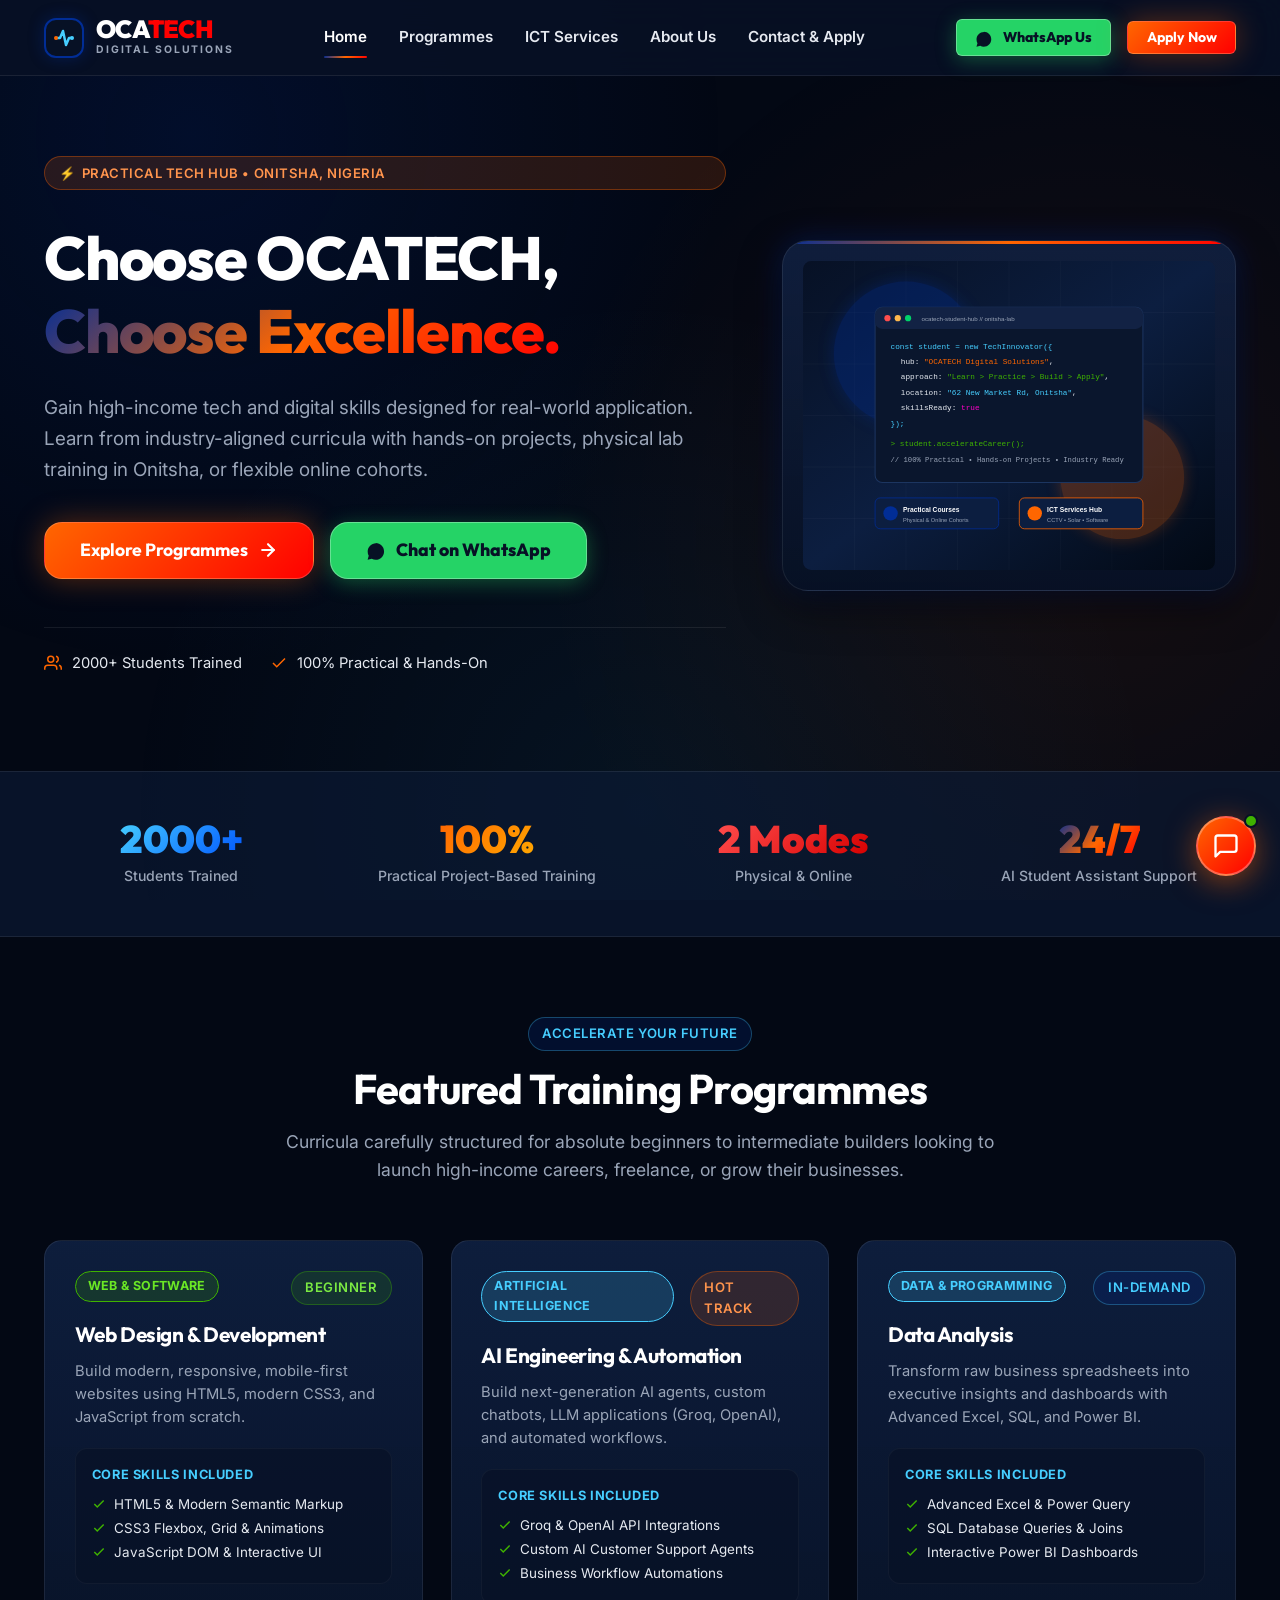
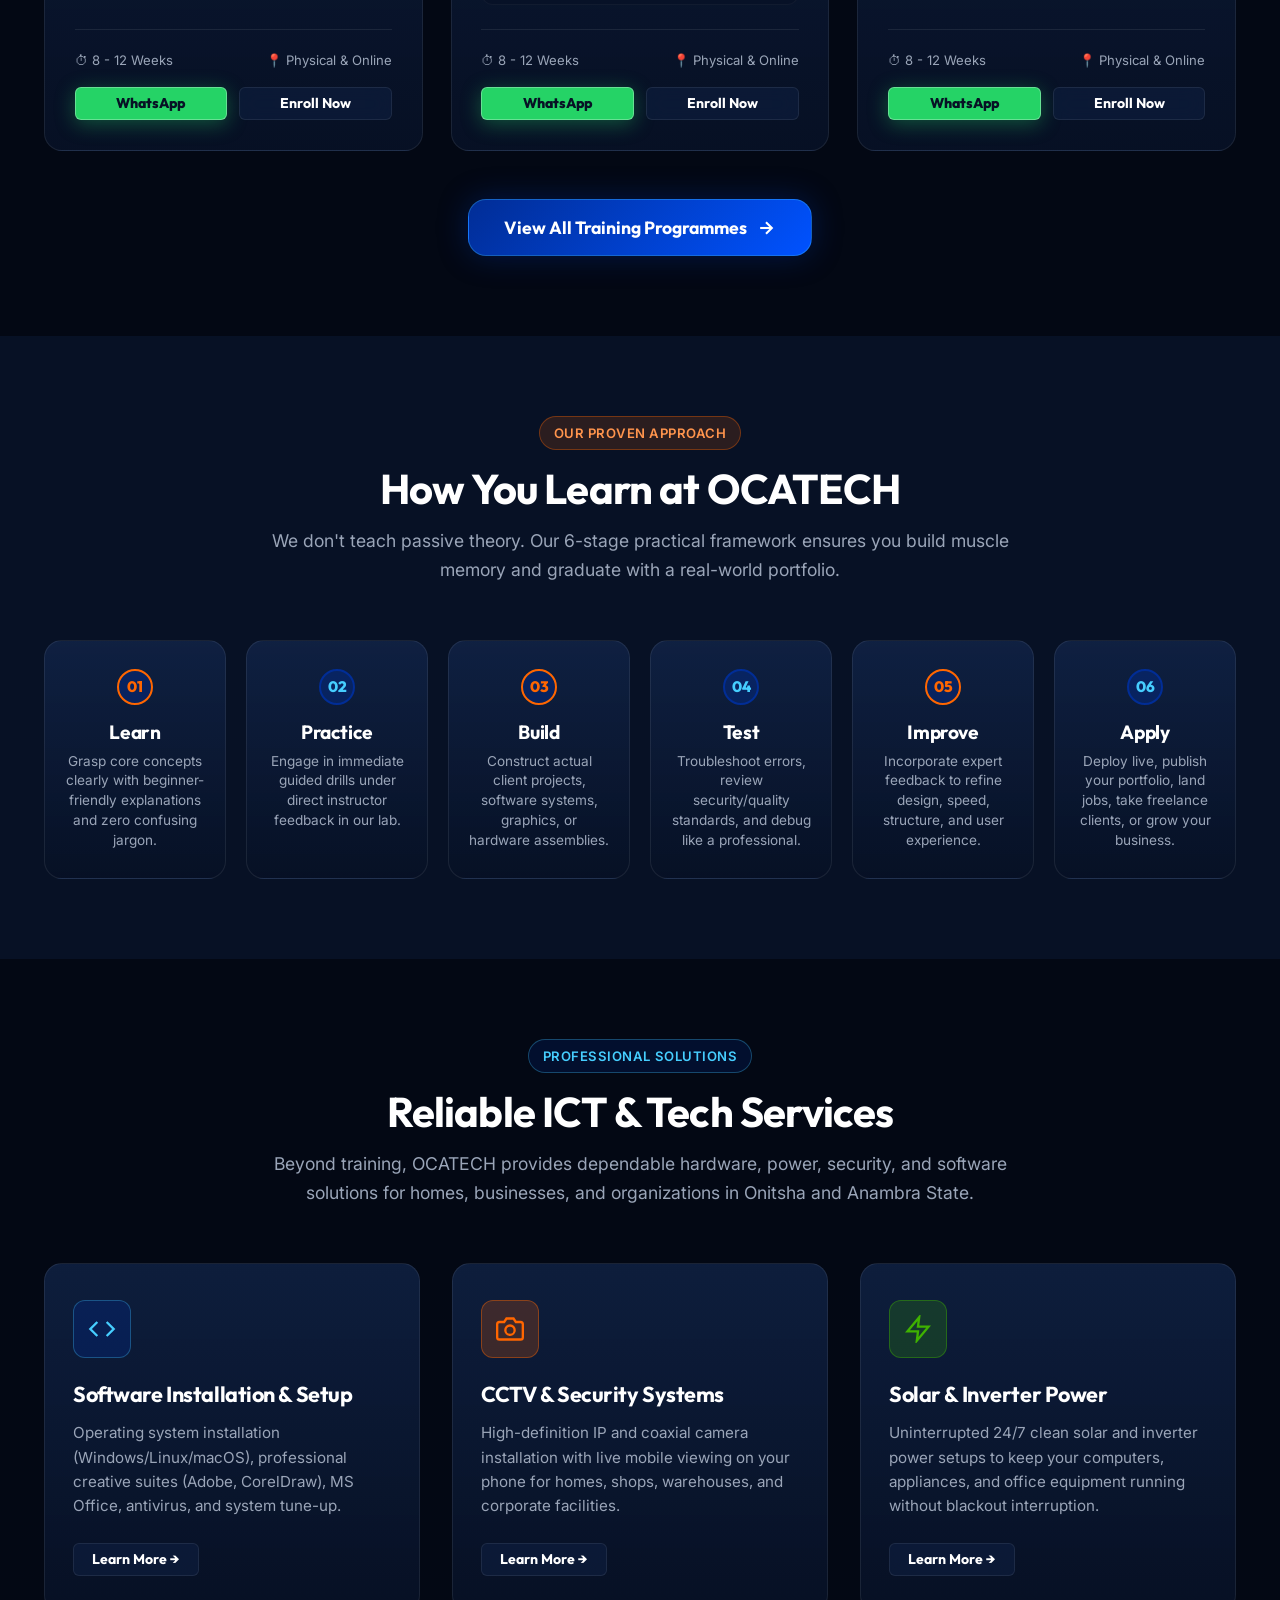
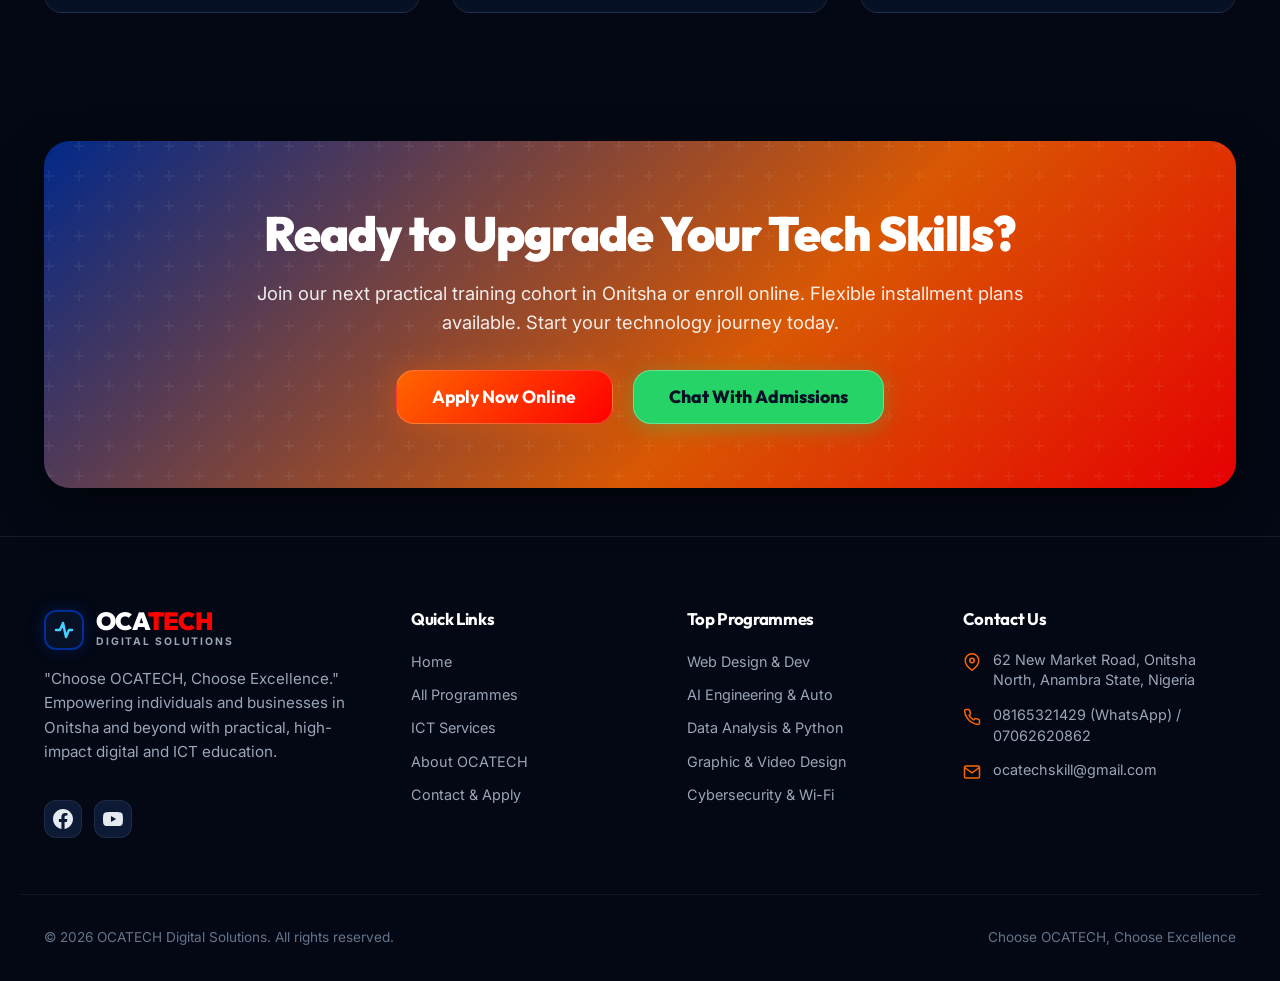
<file: index.html>
<!DOCTYPE html>
<html lang="en">
<head>
  <meta charset="UTF-8">
  <meta name="viewport" content="width=device-width, initial-scale=1.0">
  <title>OCATECH Digital Solutions — ICT Hub & Training Center | Onitsha, Nigeria</title>
  <meta name="description" content="Master in-demand digital, programming, AI, and ICT skills in Onitsha, Nigeria. Practical, project-based training with physical and online classes at OCATECH Digital Solutions.">
  <meta name="keywords" content="ICT training Onitsha, computer training Anambra, web development, data analysis, python, graphic design, CCTV installation, solar installation, AI tools, OCATECH">
  <meta name="author" content="OCATECH Digital Solutions">
  <link rel="canonical" href="https://ocatech.pages.dev/">

  <!-- Open Graph / Social Meta -->
  <meta property="og:type" content="website">
  <meta property="og:url" content="https://ocatech.pages.dev/">
  <meta property="og:title" content="OCATECH Digital Solutions — Choose OCATECH, Choose Excellence">
  <meta property="og:description" content="Hands-on ICT training and practical tech solutions in Onitsha, Nigeria. Physical & online cohorts with rolling admission.">
  <meta property="og:image" content="assets/images/hero-placeholder.svg">

  <!-- Google Fonts: Inter & Outfit -->
  <link rel="preconnect" href="https://fonts.googleapis.com">
  <link rel="preconnect" href="https://fonts.gstatic.com" crossorigin>
  <link href="https://fonts.googleapis.com/css2?family=Inter:wght@400;500;600;700&family=Outfit:wght@600;700;800;900&display=swap" rel="stylesheet">

  <!-- Main Stylesheet -->
  <link rel="stylesheet" href="assets/css/styles.css">
</head>
<body>

  <!-- =========================================================================
       Site Header & Navigation
       ========================================================================= -->
  <header class="site-header">
    <div class="container navbar">
      <!-- Brand Logo -->
      <a href="index.html" class="brand-logo" id="headerBrandLogo" aria-label="OCATECH Digital Solutions Homepage">
        <div class="brand-logo-mark">
          <svg viewBox="0 0 24 24" fill="none" xmlns="http://www.w3.org/2000/svg">
            <path d="M4 12H8L11 5L14 19L17 12H20" stroke="#46CEFF" stroke-width="2.5" stroke-linecap="round" stroke-linejoin="round"/>
            <circle cx="4" cy="12" r="2" fill="#FF6600"/>
            <circle cx="20" cy="12" r="2" fill="#46CEFF"/>
          </svg>
        </div>
        <div class="brand-logo-text">
          <div class="brand-logo-title">OCA<span>TECH</span></div>
          <div class="brand-logo-sub">DIGITAL SOLUTIONS</div>
        </div>
      </a>

      <!-- Desktop Nav -->
      <nav class="nav-menu" aria-label="Primary Navigation">
        <a href="index.html" class="nav-link active">Home</a>
        <a href="programmes.html" class="nav-link">Programmes</a>
        <a href="services.html" class="nav-link">ICT Services</a>
        <a href="about.html" class="nav-link">About Us</a>
        <a href="contact.html" class="nav-link">Contact &amp; Apply</a>
      </nav>

      <!-- Header CTAs -->
      <div class="nav-cta-group">
        <a href="https://wa.me/2348165321429?text=Hello%20OCATECH,%20I%20want%20to%20inquire%20about%20your%20training%20programmes" target="_blank" rel="noopener noreferrer" class="btn btn-whatsapp btn-sm" id="navWhatsAppBtn" aria-label="Chat on WhatsApp">
          <svg width="18" height="18" viewBox="0 0 24 24" fill="currentColor"><path d="M12.031 6.172c-3.181 0-5.767 2.586-5.768 5.766-.001 1.298.38 2.27 1.019 3.287l-.582 2.128 2.182-.573c.978.58 1.911.928 3.145.929 3.178 0 5.767-2.587 5.768-5.766.001-3.187-2.575-5.771-5.764-5.771zm3.392 8.244c-.144.405-.837.774-1.17.824-.299.045-.677.063-1.092-.069-.252-.08-.575-.187-.988-.365-1.739-.751-2.874-2.502-2.961-2.617-.087-.116-.708-.94-.708-1.793s.448-1.273.607-1.446c.159-.173.346-.217.462-.217l.332.006c.106.005.249-.04.39.298.144.347.491 1.2.534 1.287.043.087.072.188.014.304-.058.116-.087.188-.173.289l-.26.304c-.087.086-.177.18-.076.354.101.174.449.741.964 1.201.662.591 1.221.774 1.394.86s.275.072.376-.043c.101-.116.433-.506.549-.68.116-.173.231-.145.39-.087s1.011.477 1.184.564.289.13.332.202c.045.072.045.419-.099.824zm-3.392-10.416c-5.523 0-10 4.477-10 10 0 1.767.458 3.427 1.26 4.873l-1.34 4.898 5.01-1.314c1.401.764 3.003 1.199 4.706 1.199 5.523 0 10-4.477 10-10 0-5.523-4.477-10-10-10z"/></svg>
          <span>WhatsApp Us</span>
        </a>
        <a href="contact.html" class="btn btn-primary btn-sm" id="navApplyBtn">Apply Now</a>
      </div>

      <!-- Mobile Hamburger -->
      <button class="mobile-toggle" id="mobileToggle" aria-label="Toggle navigation menu" aria-expanded="false">
        <span></span>
        <span></span>
        <span></span>
      </button>
    </div>
  </header>

  <!-- Mobile Drawer -->
  <div class="mobile-drawer" id="mobileDrawer" aria-label="Mobile Navigation Menu">
    <a href="index.html" class="mobile-nav-link active">Home <span>→</span></a>
    <a href="programmes.html" class="mobile-nav-link">Training Programmes <span>→</span></a>
    <a href="services.html" class="mobile-nav-link">ICT Services <span>→</span></a>
    <a href="about.html" class="mobile-nav-link">About OCATECH <span>→</span></a>
    <a href="contact.html" class="mobile-nav-link">Contact &amp; Apply <span>→</span></a>
    <div style="margin-top: auto; display: flex; flex-direction: column; gap: 1rem;">
      <a href="https://wa.me/2348165321429?text=Hello%20OCATECH,%20I%20want%20to%20inquire%20about%20classes" target="_blank" rel="noopener noreferrer" class="btn btn-whatsapp" style="width: 100%;">
        Chat on WhatsApp
      </a>
      <a href="contact.html" class="btn btn-primary" style="width: 100%;">Apply for Training</a>
    </div>
  </div>

  <main>
    <!-- =======================================================================
         Hero Section
         ======================================================================= -->
    <section class="hero" id="heroSection">
      <div class="container hero-grid">
        <div class="hero-content">
          <div class="badge badge-orange">
            <span>⚡</span> Practical Tech Hub • Onitsha, Nigeria
          </div>
          <h1 class="hero-title">
            Choose OCATECH,<br>
            <span class="text-gradient">Choose Excellence.</span>
          </h1>
          <p class="hero-desc">
            Gain high-income tech and digital skills designed for real-world application. Learn from industry-aligned curricula with hands-on projects, physical lab training in Onitsha, or flexible online cohorts.
          </p>
          <div class="hero-actions">
            <a href="programmes.html" class="btn btn-primary btn-lg" id="heroExploreBtn">
              Explore Programmes
              <svg width="20" height="20" viewBox="0 0 24 24" fill="none" stroke="currentColor" stroke-width="2.5" stroke-linecap="round" stroke-linejoin="round"><line x1="5" y1="12" x2="19" y2="12"></line><polyline points="12 5 19 12 12 19"></polyline></svg>
            </a>
            <a href="https://wa.me/2348165321429?text=Hello%20OCATECH,%20I%20would%20like%20to%20ask%20about%20your%20training%20and%20enrollment%20options." target="_blank" rel="noopener noreferrer" class="btn btn-whatsapp btn-lg" id="heroWhatsAppBtn">
              <svg width="20" height="20" viewBox="0 0 24 24" fill="currentColor"><path d="M12.031 6.172c-3.181 0-5.767 2.586-5.768 5.766-.001 1.298.38 2.27 1.019 3.287l-.582 2.128 2.182-.573c.978.58 1.911.928 3.145.929 3.178 0 5.767-2.587 5.768-5.766.001-3.187-2.575-5.771-5.764-5.771zm3.392 8.244c-.144.405-.837.774-1.17.824-.299.045-.677.063-1.092-.069-.252-.08-.575-.187-.988-.365-1.739-.751-2.874-2.502-2.961-2.617-.087-.116-.708-.94-.708-1.793s.448-1.273.607-1.446c.159-.173.346-.217.462-.217l.332.006c.106.005.249-.04.39.298.144.347.491 1.2.534 1.287.043.087.072.188.014.304-.058.116-.087.188-.173.289l-.26.304c-.087.086-.177.18-.076.354.101.174.449.741.964 1.201.662.591 1.221.774 1.394.86s.275.072.376-.043c.101-.116.433-.506.549-.68.116-.173.231-.145.39-.087s1.011.477 1.184.564.289.13.332.202c.045.072.045.419-.099.824zm-3.392-10.416c-5.523 0-10 4.477-10 10 0 1.767.458 3.427 1.26 4.873l-1.34 4.898 5.01-1.314c1.401.764 3.003 1.199 4.706 1.199 5.523 0 10-4.477 10-10 0-5.523-4.477-10-10-10z"/></svg>
              Chat on WhatsApp
            </a>
          </div>
          <div class="hero-meta">
            <div class="hero-meta-item">
              <svg viewBox="0 0 24 24" fill="none" stroke="currentColor" stroke-width="2"><path d="M17 21v-2a4 4 0 0 0-4-4H5a4 4 0 0 0-4 4v2"></path><circle cx="9" cy="7" r="4"></circle><path d="M23 21v-2a4 4 0 0 0-3-3.87"></path><path d="M16 3.13a4 4 0 0 1 0 7.75"></path></svg>
              <span>2000+ Students Trained</span>
            </div>
            <div class="hero-meta-item">
              <svg viewBox="0 0 24 24" fill="none" stroke="currentColor" stroke-width="2"><polyline points="20 6 9 17 4 12"></polyline></svg>
              <span>100% Practical &amp; Hands-On</span>
            </div>
          </div>
        </div>

        <div class="hero-visual">
          <div class="hero-card-frame">
            <!-- PLACEHOLDER: replace with real center photos when available -->
            <img src="assets/images/hero-placeholder.svg" alt="OCATECH Digital Solutions Training Environment" width="800" height="600" loading="eager">
          </div>
        </div>
      </div>
    </section>

    <!-- =======================================================================
         Stats Strip
         ======================================================================= -->
    <section class="stats-strip" aria-label="Key Highlights">
      <div class="container stats-grid">
        <div class="stat-card">
          <div class="stat-number text-gradient-blue">2000+</div>
          <div class="stat-label">Students Trained</div>
        </div>
        <div class="stat-card">
          <div class="stat-number text-gradient-orange">100%</div>
          <div class="stat-label">Practical Project-Based Training</div>
        </div>
        <div class="stat-card">
          <div class="stat-number text-gradient-red">2 Modes</div>
          <div class="stat-label">Physical &amp; Online</div>
        </div>
        <div class="stat-card">
          <div class="stat-number text-gradient">24/7</div>
          <div class="stat-label">AI Student Assistant Support</div>
        </div>
      </div>
    </section>

    <!-- =======================================================================
         Featured Training Tracks Section
         ======================================================================= -->
    <section class="section" id="featuredProgrammes">
      <div class="container">
        <div class="section-header">
          <div class="badge">Accelerate Your Future</div>
          <h2>Featured Training Programmes</h2>
          <p>
            Curricula carefully structured for absolute beginners to intermediate builders looking to launch high-income careers, freelance, or grow their businesses.
          </p>
        </div>

        <div class="programmes-grid">
          <!-- Card 1: Web Design & Development -->
          <div class="programme-card">
            <div>
              <div class="programme-header">
                <span class="tag-badge" data-tag="green">Web &amp; Software</span>
                <span class="badge badge-green">Beginner</span>
              </div>
              <h3 class="programme-title">Web Design &amp; Development</h3>
              <p class="programme-desc">
                Build modern, responsive, mobile-first websites using HTML5, modern CSS3, and JavaScript from scratch.
              </p>
              <div class="programme-modules">
                <div class="programme-modules-title">Core Skills Included</div>
                <div class="module-item"><svg viewBox="0 0 24 24" fill="none" stroke="currentColor" stroke-width="2.5"><polyline points="20 6 9 17 4 12"></polyline></svg> HTML5 &amp; Modern Semantic Markup</div>
                <div class="module-item"><svg viewBox="0 0 24 24" fill="none" stroke="currentColor" stroke-width="2.5"><polyline points="20 6 9 17 4 12"></polyline></svg> CSS3 Flexbox, Grid &amp; Animations</div>
                <div class="module-item"><svg viewBox="0 0 24 24" fill="none" stroke="currentColor" stroke-width="2.5"><polyline points="20 6 9 17 4 12"></polyline></svg> JavaScript DOM &amp; Interactive UI</div>
              </div>
            </div>
            <div class="programme-footer">
              <div class="programme-meta">
                <span>⏱ 8 - 12 Weeks</span>
                <span>📍 Physical &amp; Online</span>
              </div>
              <div class="programme-actions">
                <a href="https://wa.me/2348165321429?text=Hello%20OCATECH,%20I%20am%20interested%20in%20Web%20Design%20and%20Development." target="_blank" rel="noopener noreferrer" class="btn btn-whatsapp btn-sm">WhatsApp</a>
                <a href="contact.html?track=web-design-development" class="btn btn-outline btn-sm">Enroll Now</a>
              </div>
            </div>
          </div>

          <!-- Card 2: AI Engineering & Automation -->
          <div class="programme-card">
            <div>
              <div class="programme-header">
                <span class="tag-badge" data-tag="cyan">Artificial Intelligence</span>
                <span class="badge badge-orange">Hot Track</span>
              </div>
              <h3 class="programme-title">AI Engineering &amp; Automation</h3>
              <p class="programme-desc">
                Build next-generation AI agents, custom chatbots, LLM applications (Groq, OpenAI), and automated workflows.
              </p>
              <div class="programme-modules">
                <div class="programme-modules-title">Core Skills Included</div>
                <div class="module-item"><svg viewBox="0 0 24 24" fill="none" stroke="currentColor" stroke-width="2.5"><polyline points="20 6 9 17 4 12"></polyline></svg> Groq &amp; OpenAI API Integrations</div>
                <div class="module-item"><svg viewBox="0 0 24 24" fill="none" stroke="currentColor" stroke-width="2.5"><polyline points="20 6 9 17 4 12"></polyline></svg> Custom AI Customer Support Agents</div>
                <div class="module-item"><svg viewBox="0 0 24 24" fill="none" stroke="currentColor" stroke-width="2.5"><polyline points="20 6 9 17 4 12"></polyline></svg> Business Workflow Automations</div>
              </div>
            </div>
            <div class="programme-footer">
              <div class="programme-meta">
                <span>⏱ 8 - 12 Weeks</span>
                <span>📍 Physical &amp; Online</span>
              </div>
              <div class="programme-actions">
                <a href="https://wa.me/2348165321429?text=Hello%20OCATECH,%20I%20am%20interested%20in%20AI%20Engineering%20and%20Automation." target="_blank" rel="noopener noreferrer" class="btn btn-whatsapp btn-sm">WhatsApp</a>
                <a href="contact.html?track=ai-engineering-automation" class="btn btn-outline btn-sm">Enroll Now</a>
              </div>
            </div>
          </div>

          <!-- Card 3: Data Analysis -->
          <div class="programme-card">
            <div>
              <div class="programme-header">
                <span class="tag-badge" data-tag="cyan">Data &amp; Programming</span>
                <span class="badge">In-Demand</span>
              </div>
              <h3 class="programme-title">Data Analysis</h3>
              <p class="programme-desc">
                Transform raw business spreadsheets into executive insights and dashboards with Advanced Excel, SQL, and Power BI.
              </p>
              <div class="programme-modules">
                <div class="programme-modules-title">Core Skills Included</div>
                <div class="module-item"><svg viewBox="0 0 24 24" fill="none" stroke="currentColor" stroke-width="2.5"><polyline points="20 6 9 17 4 12"></polyline></svg> Advanced Excel &amp; Power Query</div>
                <div class="module-item"><svg viewBox="0 0 24 24" fill="none" stroke="currentColor" stroke-width="2.5"><polyline points="20 6 9 17 4 12"></polyline></svg> SQL Database Queries &amp; Joins</div>
                <div class="module-item"><svg viewBox="0 0 24 24" fill="none" stroke="currentColor" stroke-width="2.5"><polyline points="20 6 9 17 4 12"></polyline></svg> Interactive Power BI Dashboards</div>
              </div>
            </div>
            <div class="programme-footer">
              <div class="programme-meta">
                <span>⏱ 8 - 12 Weeks</span>
                <span>📍 Physical &amp; Online</span>
              </div>
              <div class="programme-actions">
                <a href="https://wa.me/2348165321429?text=Hello%20OCATECH,%20I%20am%20interested%20in%20Data%20Analysis." target="_blank" rel="noopener noreferrer" class="btn btn-whatsapp btn-sm">WhatsApp</a>
                <a href="contact.html?track=data-analysis" class="btn btn-outline btn-sm">Enroll Now</a>
              </div>
            </div>
          </div>
        </div>

        <div style="text-align: center; margin-top: 3rem;">
          <a href="programmes.html" class="btn btn-blue btn-lg">
            View All Training Programmes
            <svg width="20" height="20" viewBox="0 0 24 24" fill="none" stroke="currentColor" stroke-width="2.5"><line x1="5" y1="12" x2="19" y2="12"></line><polyline points="12 5 19 12 12 19"></polyline></svg>
          </a>
        </div>
      </div>
    </section>

    <!-- =======================================================================
         The 6-Step Practical Training Methodology
         ======================================================================= -->
    <section class="section bg-navy" id="methodologySection">
      <div class="container">
        <div class="section-header">
          <div class="badge badge-orange">Our Proven Approach</div>
          <h2>How You Learn at OCATECH</h2>
          <p>
            We don't teach passive theory. Our 6-stage practical framework ensures you build muscle memory and graduate with a real-world portfolio.
          </p>
        </div>

        <div class="methodology-grid">
          <div class="method-card">
            <div class="method-step">01</div>
            <h3 class="method-title">Learn</h3>
            <p class="method-desc">Grasp core concepts clearly with beginner-friendly explanations and zero confusing jargon.</p>
          </div>
          <div class="method-card">
            <div class="method-step">02</div>
            <h3 class="method-title">Practice</h3>
            <p class="method-desc">Engage in immediate guided drills under direct instructor feedback in our lab.</p>
          </div>
          <div class="method-card">
            <div class="method-step">03</div>
            <h3 class="method-title">Build</h3>
            <p class="method-desc">Construct actual client projects, software systems, graphics, or hardware assemblies.</p>
          </div>
          <div class="method-card">
            <div class="method-step">04</div>
            <h3 class="method-title">Test</h3>
            <p class="method-desc">Troubleshoot errors, review security/quality standards, and debug like a professional.</p>
          </div>
          <div class="method-card">
            <div class="method-step">05</div>
            <h3 class="method-title">Improve</h3>
            <p class="method-desc">Incorporate expert feedback to refine design, speed, structure, and user experience.</p>
          </div>
          <div class="method-card">
            <div class="method-step">06</div>
            <h3 class="method-title">Apply</h3>
            <p class="method-desc">Deploy live, publish your portfolio, land jobs, take freelance clients, or grow your business.</p>
          </div>
        </div>
      </div>
    </section>

    <!-- =======================================================================
         ICT Services Overview
         ======================================================================= -->
    <section class="section" id="servicesTeaser">
      <div class="container">
        <div class="section-header">
          <div class="badge">Professional Solutions</div>
          <h2>Reliable ICT &amp; Tech Services</h2>
          <p>
            Beyond training, OCATECH provides dependable hardware, power, security, and software solutions for homes, businesses, and organizations in Onitsha and Anambra State.
          </p>
        </div>

        <div class="services-grid">
          <!-- Service 1: Software -->
          <div class="service-card">
            <div class="service-icon-box">
              <svg viewBox="0 0 24 24" fill="none" stroke="currentColor" stroke-width="2"><polyline points="16 18 22 12 16 6"></polyline><polyline points="8 6 2 12 8 18"></polyline></svg>
            </div>
            <h3 class="service-title">Software Installation &amp; Setup</h3>
            <p class="service-desc">
              Operating system installation (Windows/Linux/macOS), professional creative suites (Adobe, CorelDraw), MS Office, antivirus, and system tune-up.
            </p>
            <div class="service-action">
              <a href="services.html#software" class="btn btn-outline btn-sm">Learn More →</a>
            </div>
          </div>

          <!-- Service 2: CCTV -->
          <div class="service-card">
            <div class="service-icon-box">
              <svg viewBox="0 0 24 24" fill="none" stroke="currentColor" stroke-width="2"><path d="M23 19a2 2 0 0 1-2 2H3a2 2 0 0 1-2-2V8a2 2 0 0 1 2-2h4l2-3h6l2 3h4a2 2 0 0 1 2 2z"></path><circle cx="12" cy="13" r="4"></circle></svg>
            </div>
            <h3 class="service-title">CCTV &amp; Security Systems</h3>
            <p class="service-desc">
              High-definition IP and coaxial camera installation with live mobile viewing on your phone for homes, shops, warehouses, and corporate facilities.
            </p>
            <div class="service-action">
              <a href="services.html#cctv" class="btn btn-outline btn-sm">Learn More →</a>
            </div>
          </div>

          <!-- Service 3: Solar & Inverter -->
          <div class="service-card">
            <div class="service-icon-box">
              <svg viewBox="0 0 24 24" fill="none" stroke="currentColor" stroke-width="2"><polygon points="13 2 3 14 12 14 11 22 21 10 12 10 13 2"></polygon></svg>
            </div>
            <h3 class="service-title">Solar &amp; Inverter Power</h3>
            <p class="service-desc">
              Uninterrupted 24/7 clean solar and inverter power setups to keep your computers, appliances, and office equipment running without blackout interruption.
            </p>
            <div class="service-action">
              <a href="services.html#solar" class="btn btn-outline btn-sm">Learn More →</a>
            </div>
          </div>
        </div>
      </div>
    </section>

    <!-- =======================================================================
         Call to Action Banner
         ======================================================================= -->
    <section class="section-sm">
      <div class="container">
        <div class="cta-banner">
          <div class="cta-content">
            <h2 class="cta-title">Ready to Upgrade Your Tech Skills?</h2>
            <p class="cta-desc">
              Join our next practical training cohort in Onitsha or enroll online. Flexible installment plans available. Start your technology journey today.
            </p>
            <div class="cta-actions">
              <a href="contact.html" class="btn btn-primary btn-lg" id="ctaApplyBtn">Apply Now Online</a>
              <a href="https://wa.me/2348165321429?text=Hello%20OCATECH,%20I%20want%20to%20register%20for%20training." target="_blank" rel="noopener noreferrer" class="btn btn-whatsapp btn-lg" id="ctaWhatsAppBtn">
                Chat With Admissions
              </a>
            </div>
          </div>
        </div>
      </div>
    </section>
  </main>

  <!-- =========================================================================
       Site Footer
       ========================================================================= -->
  <footer class="site-footer">
    <div class="container footer-grid">
      <div class="footer-brand">
        <a href="index.html" class="brand-logo" aria-label="OCATECH Digital Solutions">
          <div class="brand-logo-mark">
            <svg viewBox="0 0 24 24" fill="none"><path d="M4 12H8L11 5L14 19L17 12H20" stroke="#46CEFF" stroke-width="2.5" stroke-linecap="round" stroke-linejoin="round"/></svg>
          </div>
          <div class="brand-logo-text">
            <div class="brand-logo-title">OCA<span>TECH</span></div>
            <div class="brand-logo-sub">DIGITAL SOLUTIONS</div>
          </div>
        </a>
        <p class="footer-tagline">
          "Choose OCATECH, Choose Excellence."<br>
          Empowering individuals and businesses in Onitsha and beyond with practical, high-impact digital and ICT education.
        </p>
        <div class="footer-social-links">
          <a href="https://www.facebook.com/ocatechskills/" target="_blank" rel="noopener noreferrer" class="social-link-btn facebook" aria-label="Follow OCATECH on Facebook">
            <svg width="20" height="20" viewBox="0 0 24 24" fill="currentColor"><path d="M24 12.073c0-6.627-5.373-12-12-12s-12 5.373-12 12c0 5.99 4.388 10.954 10.125 11.854v-8.385H7.078v-3.47h3.047V9.43c0-3.007 1.792-4.669 4.533-4.669 1.312 0 2.686.235 2.686.235v2.953H15.83c-1.491 0-1.956.925-1.956 1.874v2.25h3.328l-.532 3.47h-2.796v8.385C19.612 23.027 24 18.062 24 12.073z"/></svg>
          </a>
          <a href="https://www.youtube.com/@ocatechskills" target="_blank" rel="noopener noreferrer" class="social-link-btn youtube" aria-label="Subscribe to OCATECH on YouTube">
            <svg width="20" height="20" viewBox="0 0 24 24" fill="currentColor"><path d="M23.498 6.186a3.016 3.016 0 0 0-2.122-2.136C19.505 3.545 12 3.545 12 3.545s-7.505 0-9.377.505A3.017 3.017 0 0 0 .502 6.186C0 8.07 0 12 0 12s0 3.93.502 5.814a3.016 3.016 0 0 0 2.122 2.136c1.871.505 9.376.505 9.376.505s7.505 0 9.377-.505a3.015 3.015 0 0 0 2.122-2.136C24 15.93 24 12 24 12s0-3.93-.502-5.814zM9.545 15.568V8.432L15.818 12l-6.273 3.568z"/></svg>
          </a>
        </div>
      </div>

      <div>
        <h4 class="footer-heading">Quick Links</h4>
        <div class="footer-links">
          <a href="index.html" class="footer-link">Home</a>
          <a href="programmes.html" class="footer-link">All Programmes</a>
          <a href="services.html" class="footer-link">ICT Services</a>
          <a href="about.html" class="footer-link">About OCATECH</a>
          <a href="contact.html" class="footer-link">Contact &amp; Apply</a>
        </div>
      </div>

      <div>
        <h4 class="footer-heading">Top Programmes</h4>
        <div class="footer-links">
          <a href="programmes.html?cat=web-development" class="footer-link">Web Design &amp; Dev</a>
          <a href="programmes.html?cat=artificial-intelligence" class="footer-link">AI Engineering &amp; Auto</a>
          <a href="programmes.html?cat=data-programming" class="footer-link">Data Analysis &amp; Python</a>
          <a href="programmes.html?cat=creative-media" class="footer-link">Graphic &amp; Video Design</a>
          <a href="programmes.html?cat=networking-security" class="footer-link">Cybersecurity &amp; Wi-Fi</a>
        </div>
      </div>

      <div>
        <h4 class="footer-heading">Contact Us</h4>
        <div class="footer-contact-item">
          <svg width="18" height="18" viewBox="0 0 24 24" fill="none" stroke="currentColor" stroke-width="2"><path d="M21 10c0 7-9 13-9 13s-9-6-9-13a9 9 0 0 1 18 0z"></path><circle cx="12" cy="10" r="3"></circle></svg>
          <div>62 New Market Road, Onitsha North, Anambra State, Nigeria</div>
        </div>
        <div class="footer-contact-item">
          <svg width="18" height="18" viewBox="0 0 24 24" fill="none" stroke="currentColor" stroke-width="2"><path d="M22 16.92v3a2 2 0 0 1-2.18 2 19.79 19.79 0 0 1-8.63-3.07 19.5 19.5 0 0 1-6-6 19.79 19.79 0 0 1-3.07-8.67A2 2 0 0 1 4.11 2h3a2 2 0 0 1 2 1.72 12.84 12.84 0 0 0 .7 2.81 2 2 0 0 1-.45 2.11L8.09 9.91a16 16 0 0 0 6 6l1.27-1.27a2 2 0 0 1 2.11-.45 12.84 12.84 0 0 0 2.81.7A2 2 0 0 1 22 16.92z"></path></svg>
          <div>08165321429 (WhatsApp) / 07062620862</div>
        </div>
        <div class="footer-contact-item">
          <svg width="18" height="18" viewBox="0 0 24 24" fill="none" stroke="currentColor" stroke-width="2"><path d="M4 4h16c1.1 0 2 .9 2 2v12c0 1.1-.9 2-2 2H4c-1.1 0-2-.9-2-2V6c0-1.1.9-2 2-2z"></path><polyline points="22,6 12,13 2,6"></polyline></svg>
          <div>ocatechskill@gmail.com</div>
        </div>
      </div>
    </div>

    <div class="container footer-bottom">
      <div>&copy; 2026 OCATECH Digital Solutions. All rights reserved.</div>
      <div>Choose OCATECH, Choose Excellence</div>
    </div>
  </footer>

  <!-- =========================================================================
       Floating AI Chatbot Widget (Present on all pages)
       ========================================================================= -->
  <button class="chat-launcher" id="chatLauncher" aria-label="Open AI Assistant" aria-expanded="false">
    <div class="chat-launcher-badge" title="AI Assistant Online"></div>
    <svg width="28" height="28" viewBox="0 0 24 24" fill="none" stroke="currentColor" stroke-width="2" stroke-linecap="round" stroke-linejoin="round">
      <path d="M21 15a2 2 0 0 1-2 2H7l-4 4V5a2 2 0 0 1 2-2h14a2 2 0 0 1 2 2z"></path>
    </svg>
  </button>

  <div class="chat-window" id="chatWindow" role="dialog" aria-modal="true" aria-label="OCATECH AI Assistant">
    <div class="chat-header">
      <div class="chat-bot-info">
        <div class="chat-avatar">
          <svg viewBox="0 0 24 24" fill="none" stroke="currentColor" stroke-width="2"><path d="M12 2a2 2 0 0 1 2 2v2a2 2 0 0 1-2 2 2 2 0 0 1-2-2V4a2 2 0 0 1 2-2z"></path><rect x="4" y="8" width="16" height="12" rx="2"></rect><circle cx="9" cy="13" r="1.5" fill="currentColor"></circle><circle cx="15" cy="13" r="1.5" fill="currentColor"></circle></svg>
        </div>
        <div>
          <div class="chat-bot-title">OCATECH AI Assistant</div>
          <div class="chat-bot-status"><span class="status-dot"></span> Powered by Groq • Online</div>
        </div>
      </div>
      <button class="chat-close-btn" id="chatCloseBtn" aria-label="Close chat window">
        <svg width="20" height="20" viewBox="0 0 24 24" fill="none" stroke="currentColor" stroke-width="2.5"><line x1="18" y1="6" x2="6" y2="18"></line><line x1="6" y1="6" x2="18" y2="18"></line></svg>
      </button>
    </div>

    <div class="chat-messages" id="chatMessages" aria-live="polite">
      <!-- Messages rendered dynamically via chatbot.js -->
    </div>

    <form class="chat-input-box" id="chatForm">
      <input type="text" class="chat-input" id="chatInput" placeholder="Ask about courses, location, schedule..." aria-label="Type your question" autocomplete="off">
      <button type="submit" class="chat-send-btn" id="chatSendBtn" aria-label="Send message">
        <svg width="18" height="18" viewBox="0 0 24 24" fill="none" stroke="currentColor" stroke-width="2.5"><line x1="22" y1="2" x2="11" y2="13"></line><polygon points="22 2 15 22 11 13 2 9 22 2"></polygon></svg>
      </button>
    </form>
  </div>

  <!-- JavaScript Scripts -->
  <script src="assets/js/main.js"></script>
  <script src="assets/js/chatbot.js"></script>
</body>
</html>
</file>
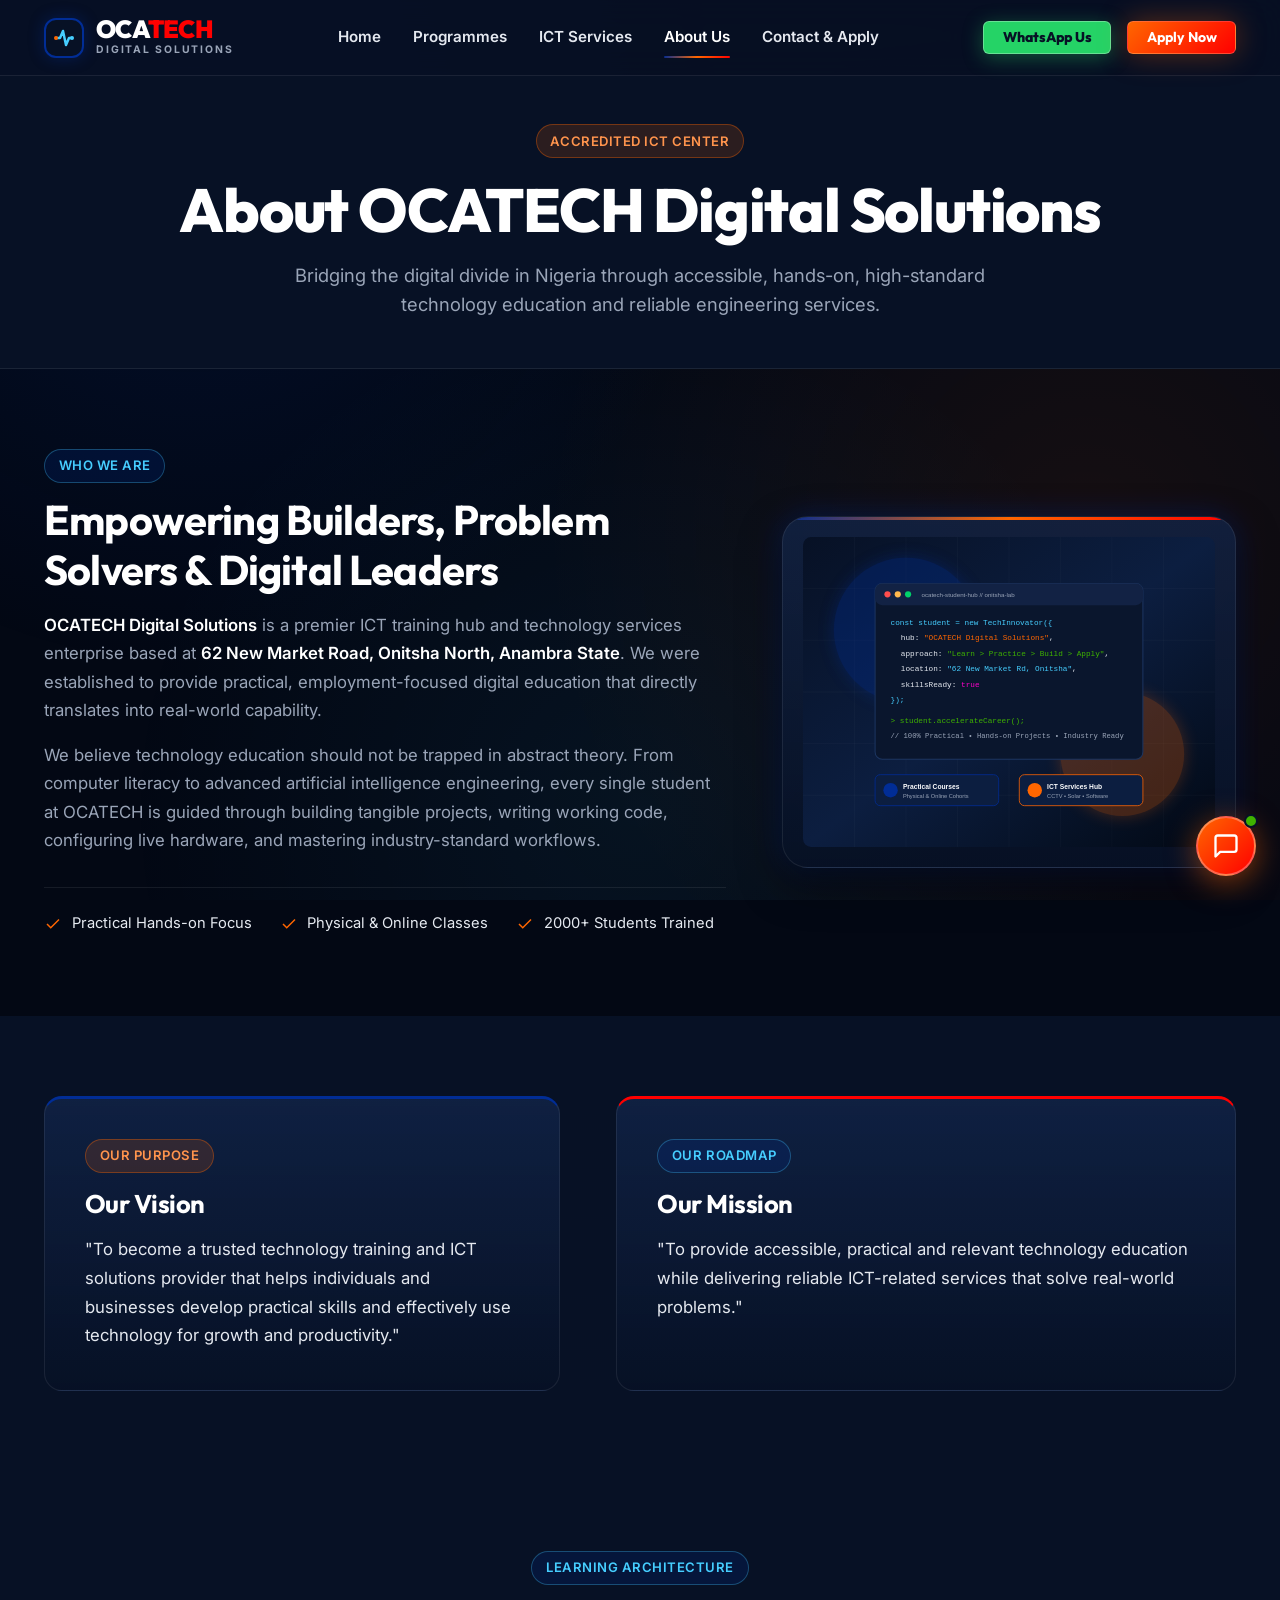
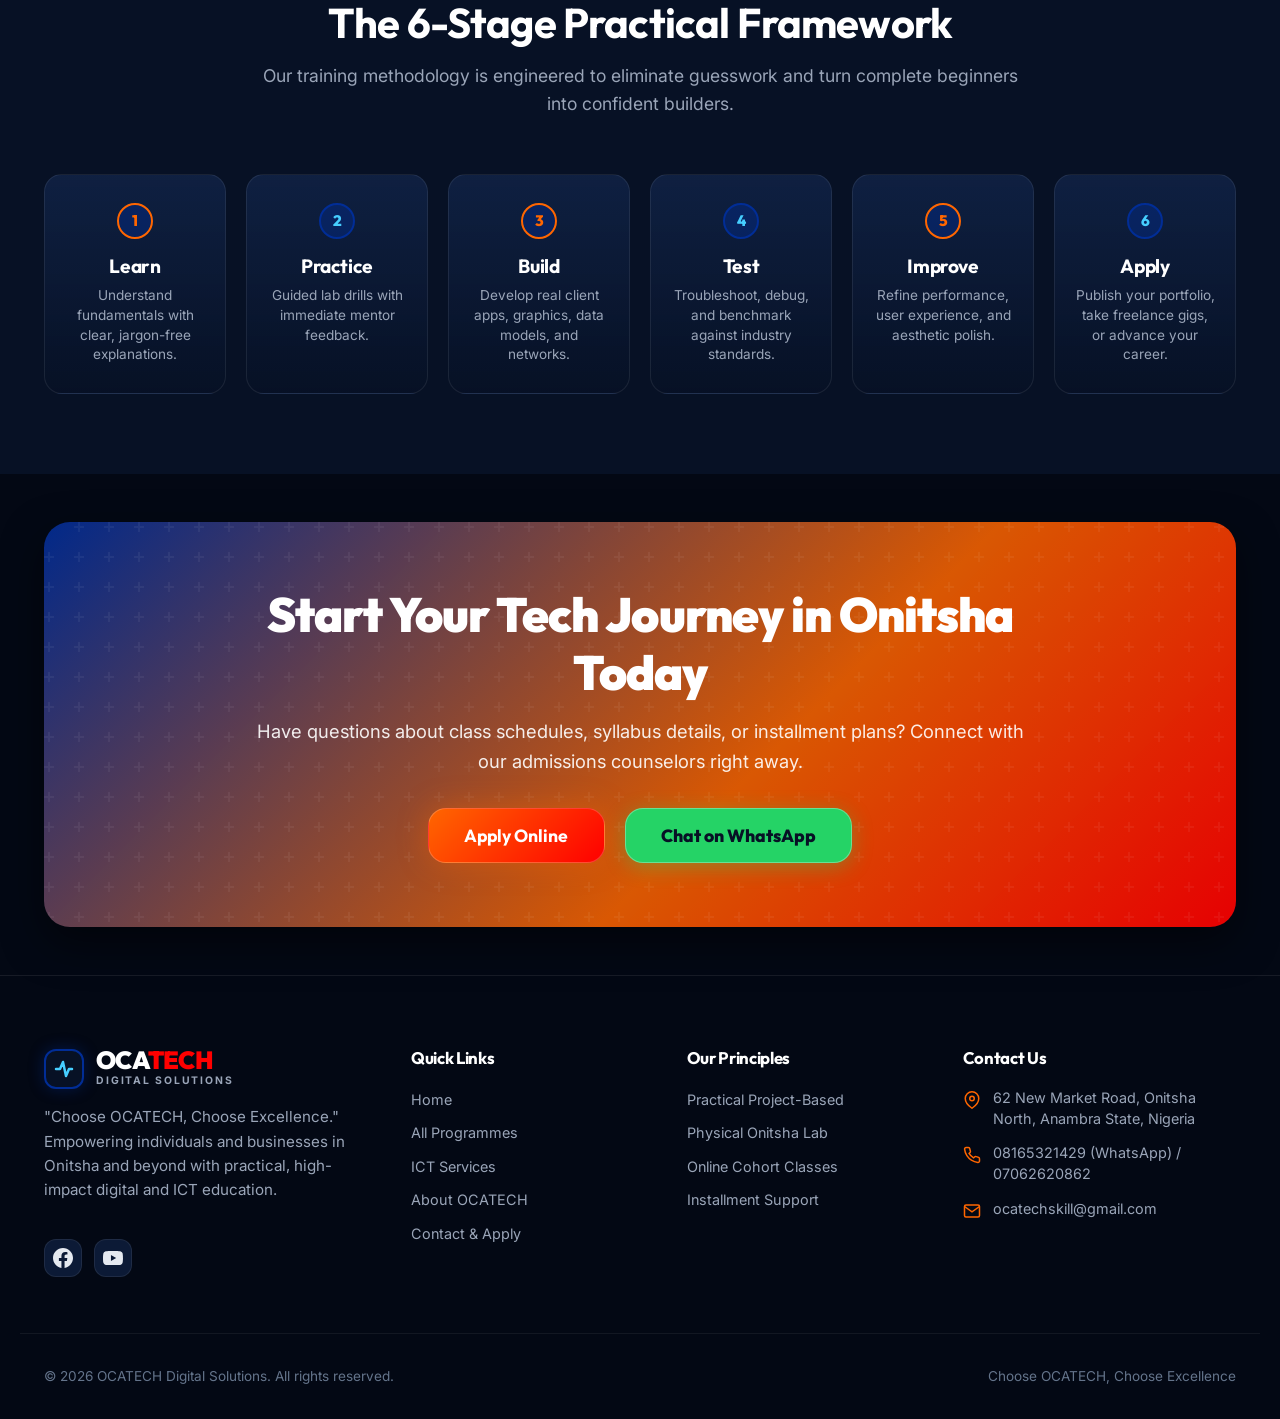
<file: about.html>
<!DOCTYPE html>
<html lang="en">
<head>
  <meta charset="UTF-8">
  <meta name="viewport" content="width=device-width, initial-scale=1.0">
  <title>About Us — OCATECH Digital Solutions | ICT Hub Onitsha</title>
  <meta name="description" content="Learn about OCATECH Digital Solutions, an accredited ICT training hub and tech solutions center in Onitsha, Anambra State. Our vision, mission, 6 core values, and hands-on learning framework.">
  <meta name="keywords" content="About OCATECH, ICT hub Onitsha, computer center Anambra, tech training Onitsha, Oluegwu Chigozie, practical tech learning">
  <link rel="canonical" href="https://ocatech.pages.dev/about.html">

  <meta property="og:type" content="website">
  <meta property="og:title" content="About OCATECH Digital Solutions — Choose Excellence">
  <meta property="og:description" content="Discover our vision, mission, practical training approach, and commitment to technology empowerment in Onitsha, Nigeria.">

  <!-- Google Fonts -->
  <link rel="preconnect" href="https://fonts.googleapis.com">
  <link rel="preconnect" href="https://fonts.gstatic.com" crossorigin>
  <link href="https://fonts.googleapis.com/css2?family=Inter:wght@400;500;600;700&family=Outfit:wght@600;700;800;900&display=swap" rel="stylesheet">

  <link rel="stylesheet" href="assets/css/styles.css">
</head>
<body>

  <!-- Site Header -->
  <header class="site-header">
    <div class="container navbar">
      <a href="index.html" class="brand-logo" aria-label="OCATECH Digital Solutions">
        <div class="brand-logo-mark">
          <svg viewBox="0 0 24 24" fill="none"><path d="M4 12H8L11 5L14 19L17 12H20" stroke="#46CEFF" stroke-width="2.5" stroke-linecap="round" stroke-linejoin="round"/><circle cx="4" cy="12" r="2" fill="#FF6600"/><circle cx="20" cy="12" r="2" fill="#46CEFF"/></svg>
        </div>
        <div class="brand-logo-text">
          <div class="brand-logo-title">OCA<span>TECH</span></div>
          <div class="brand-logo-sub">DIGITAL SOLUTIONS</div>
        </div>
      </a>

      <nav class="nav-menu" aria-label="Primary Navigation">
        <a href="index.html" class="nav-link">Home</a>
        <a href="programmes.html" class="nav-link">Programmes</a>
        <a href="services.html" class="nav-link">ICT Services</a>
        <a href="about.html" class="nav-link active">About Us</a>
        <a href="contact.html" class="nav-link">Contact &amp; Apply</a>
      </nav>

      <div class="nav-cta-group">
        <a href="https://wa.me/2348165321429?text=Hello%20OCATECH,%20I%20want%20to%20learn%20more%20about%20your%20institution" target="_blank" rel="noopener noreferrer" class="btn btn-whatsapp btn-sm">
          WhatsApp Us
        </a>
        <a href="contact.html" class="btn btn-primary btn-sm">Apply Now</a>
      </div>

      <button class="mobile-toggle" id="mobileToggle" aria-label="Toggle navigation menu" aria-expanded="false">
        <span></span><span></span><span></span>
      </button>
    </div>
  </header>

  <!-- Mobile Drawer -->
  <div class="mobile-drawer" id="mobileDrawer">
    <a href="index.html" class="mobile-nav-link">Home <span>→</span></a>
    <a href="programmes.html" class="mobile-nav-link">Training Programmes <span>→</span></a>
    <a href="services.html" class="mobile-nav-link">ICT Services <span>→</span></a>
    <a href="about.html" class="mobile-nav-link active">About OCATECH <span>→</span></a>
    <a href="contact.html" class="mobile-nav-link">Contact &amp; Apply <span>→</span></a>
    <div style="margin-top: auto; display: flex; flex-direction: column; gap: 1rem;">
      <a href="https://wa.me/2348165321429?text=Hello%20OCATECH,%20I%20want%20to%20learn%20more%20about%20your%20academy" target="_blank" rel="noopener noreferrer" class="btn btn-whatsapp" style="width: 100%;">
        Chat on WhatsApp
      </a>
      <a href="contact.html" class="btn btn-primary" style="width: 100%;">Apply for Training</a>
    </div>
  </div>

  <main>
    <!-- Page Hero Banner -->
    <section class="section-sm bg-navy" style="border-bottom: 1px solid var(--color-border);">
      <div class="container text-center">
        <div class="badge badge-orange" style="margin-bottom: 1rem;">Accredited ICT Center</div>
        <h1>About OCATECH Digital Solutions</h1>
        <p style="max-width: 760px; margin: 0.85rem auto 0 auto; font-size: 1.15rem;">
          Bridging the digital divide in Nigeria through accessible, hands-on, high-standard technology education and reliable engineering services.
        </p>
      </div>
    </section>

    <!-- Company Profile & Narrative -->
    <section class="section">
      <div class="container">
        <div class="hero-grid" style="align-items: center;">
          <div>
            <div class="badge" style="margin-bottom: 0.75rem;">Who We Are</div>
            <h2>Empowering Builders, Problem Solvers &amp; Digital Leaders</h2>
            <p style="margin-top: 1rem; font-size: 1.05rem; line-height: 1.7;">
              <!-- PLACEHOLDER: Narrative background of OCATECH Digital Solutions -->
              <strong>OCATECH Digital Solutions</strong> is a premier ICT training hub and technology services enterprise based at <strong>62 New Market Road, Onitsha North, Anambra State</strong>. We were established to provide practical, employment-focused digital education that directly translates into real-world capability.
            </p>
            <p style="margin-top: 1rem; font-size: 1.05rem; line-height: 1.7;">
              We believe technology education should not be trapped in abstract theory. From computer literacy to advanced artificial intelligence engineering, every single student at OCATECH is guided through building tangible projects, writing working code, configuring live hardware, and mastering industry-standard workflows.
            </p>
            <div class="hero-meta" style="margin-top: 2rem; border-top: 1px solid var(--color-border); padding-top: 1.5rem;">
              <div class="hero-meta-item">
                <svg viewBox="0 0 24 24" fill="none" stroke="currentColor" stroke-width="2"><polyline points="20 6 9 17 4 12"></polyline></svg>
                <span>Practical Hands-on Focus</span>
              </div>
              <div class="hero-meta-item">
                <svg viewBox="0 0 24 24" fill="none" stroke="currentColor" stroke-width="2"><polyline points="20 6 9 17 4 12"></polyline></svg>
                <span>Physical &amp; Online Classes</span>
              </div>
              <div class="hero-meta-item">
                <svg viewBox="0 0 24 24" fill="none" stroke="currentColor" stroke-width="2"><polyline points="20 6 9 17 4 12"></polyline></svg>
                <span>2000+ Students Trained</span>
              </div>
            </div>
          </div>

          <div>
            <div class="hero-card-frame">
              <!-- PLACEHOLDER: replace with real center photos when available -->
              <img src="assets/images/hero-placeholder.svg" alt="OCATECH Digital Solutions Training Center" width="800" height="600" loading="lazy">
            </div>
          </div>
        </div>
      </div>
    </section>

    <!-- Vision & Mission Section -->
    <section class="section bg-navy">
      <div class="container">
        <div class="contact-layout">
          <!-- Vision Card -->
          <div class="value-card" style="padding: 2.5rem; background: var(--gradient-card); border-top: 3px solid var(--color-blue);">
            <div class="badge badge-orange" style="margin-bottom: 1rem;">Our Purpose</div>
            <h3 style="font-size: 1.6rem; margin-bottom: 1rem;">Our Vision</h3>
            <p style="font-size: 1.05rem; line-height: 1.7; color: var(--color-light-gray);">
              "To become a trusted technology training and ICT solutions provider that helps individuals and businesses develop practical skills and effectively use technology for growth and productivity."
            </p>
          </div>

          <!-- Mission Card -->
          <div class="value-card" style="padding: 2.5rem; background: var(--gradient-card); border-top: 3px solid var(--color-red);">
            <div class="badge" style="margin-bottom: 1rem;">Our Roadmap</div>
            <h3 style="font-size: 1.6rem; margin-bottom: 1rem;">Our Mission</h3>
            <p style="font-size: 1.05rem; line-height: 1.7; color: var(--color-light-gray);">
              "To provide accessible, practical and relevant technology education while delivering reliable ICT-related services that solve real-world problems."
            </p>
          </div>
        </div>
      </div>
    </section>

    <!-- Training Framework & Facilities -->
    <section class="section bg-navy">
      <div class="container">
        <div class="section-header">
          <div class="badge">Learning Architecture</div>
          <h2>The 6-Stage Practical Framework</h2>
          <p>
            Our training methodology is engineered to eliminate guesswork and turn complete beginners into confident builders.
          </p>
        </div>

        <div class="methodology-grid">
          <div class="method-card">
            <div class="method-step">1</div>
            <h3 class="method-title">Learn</h3>
            <p class="method-desc">Understand fundamentals with clear, jargon-free explanations.</p>
          </div>
          <div class="method-card">
            <div class="method-step">2</div>
            <h3 class="method-title">Practice</h3>
            <p class="method-desc">Guided lab drills with immediate mentor feedback.</p>
          </div>
          <div class="method-card">
            <div class="method-step">3</div>
            <h3 class="method-title">Build</h3>
            <p class="method-desc">Develop real client apps, graphics, data models, and networks.</p>
          </div>
          <div class="method-card">
            <div class="method-step">4</div>
            <h3 class="method-title">Test</h3>
            <p class="method-desc">Troubleshoot, debug, and benchmark against industry standards.</p>
          </div>
          <div class="method-card">
            <div class="method-step">5</div>
            <h3 class="method-title">Improve</h3>
            <p class="method-desc">Refine performance, user experience, and aesthetic polish.</p>
          </div>
          <div class="method-card">
            <div class="method-step">6</div>
            <h3 class="method-title">Apply</h3>
            <p class="method-desc">Publish your portfolio, take freelance gigs, or advance your career.</p>
          </div>
        </div>
      </div>
    </section>

    <!-- =======================================================================
         TESTIMONIALS SECTION (Structure built & hidden until real reviews exist)
         <!-- TESTIMONIALS: enable once real testimonials are available -->
    <section class="section testimonials-section" id="testimonialsSection" style="display: none;">
      <div class="container">
        <div class="section-header">
          <div class="badge">Student Stories</div>
          <h2>What Our Students Say</h2>
          <p>Real experiences from our graduates in Onitsha and online cohorts.</p>
        </div>
        <div class="values-grid">
          <!-- Placeholder Testimonial 1 -->
          <div class="value-card">
            <p class="value-desc">"The hands-on web development training gave me the exact skills I needed to build client websites."</p>
            <div style="margin-top: 1rem; font-weight: 700;">Graduate Student</div>
            <div style="font-size: 0.8rem; color: var(--color-text-muted);">Web Design Cohort</div>
          </div>
        </div>
      </div>
    </section>
    <!-- ======================================================================= -->

    <!-- Call to Action Banner -->
    <section class="section-sm">
      <div class="container">
        <div class="cta-banner">
          <div class="cta-content">
            <h2 class="cta-title">Start Your Tech Journey in Onitsha Today</h2>
            <p class="cta-desc">
              Have questions about class schedules, syllabus details, or installment plans? Connect with our admissions counselors right away.
            </p>
            <div class="cta-actions">
              <a href="contact.html" class="btn btn-primary btn-lg">Apply Online</a>
              <a href="https://wa.me/2348165321429?text=Hello%20OCATECH,%20I%20want%20to%20enroll%20in%20a%20course." target="_blank" rel="noopener noreferrer" class="btn btn-whatsapp btn-lg">
                Chat on WhatsApp
              </a>
            </div>
          </div>
        </div>
      </div>
    </section>
  </main>

  <!-- Footer -->
  <footer class="site-footer">
    <div class="container footer-grid">
      <div class="footer-brand">
        <a href="index.html" class="brand-logo" aria-label="OCATECH Digital Solutions">
          <div class="brand-logo-mark">
            <svg viewBox="0 0 24 24" fill="none"><path d="M4 12H8L11 5L14 19L17 12H20" stroke="#46CEFF" stroke-width="2.5" stroke-linecap="round" stroke-linejoin="round"/></svg>
          </div>
          <div class="brand-logo-text">
            <div class="brand-logo-title">OCA<span>TECH</span></div>
            <div class="brand-logo-sub">DIGITAL SOLUTIONS</div>
          </div>
        </a>
        <p class="footer-tagline">
          "Choose OCATECH, Choose Excellence."<br>
          Empowering individuals and businesses in Onitsha and beyond with practical, high-impact digital and ICT education.
        </p>
        <div class="footer-social-links">
          <a href="https://www.facebook.com/ocatechskills/" target="_blank" rel="noopener noreferrer" class="social-link-btn facebook" aria-label="Follow OCATECH on Facebook">
            <svg width="20" height="20" viewBox="0 0 24 24" fill="currentColor"><path d="M24 12.073c0-6.627-5.373-12-12-12s-12 5.373-12 12c0 5.99 4.388 10.954 10.125 11.854v-8.385H7.078v-3.47h3.047V9.43c0-3.007 1.792-4.669 4.533-4.669 1.312 0 2.686.235 2.686.235v2.953H15.83c-1.491 0-1.956.925-1.956 1.874v2.25h3.328l-.532 3.47h-2.796v8.385C19.612 23.027 24 18.062 24 12.073z"/></svg>
          </a>
          <a href="https://www.youtube.com/@ocatechskills" target="_blank" rel="noopener noreferrer" class="social-link-btn youtube" aria-label="Subscribe to OCATECH on YouTube">
            <svg width="20" height="20" viewBox="0 0 24 24" fill="currentColor"><path d="M23.498 6.186a3.016 3.016 0 0 0-2.122-2.136C19.505 3.545 12 3.545 12 3.545s-7.505 0-9.377.505A3.017 3.017 0 0 0 .502 6.186C0 8.07 0 12 0 12s0 3.93.502 5.814a3.016 3.016 0 0 0 2.122 2.136c1.871.505 9.376.505 9.376.505s7.505 0 9.377-.505a3.015 3.015 0 0 0 2.122-2.136C24 15.93 24 12 24 12s0-3.93-.502-5.814zM9.545 15.568V8.432L15.818 12l-6.273 3.568z"/></svg>
          </a>
        </div>
      </div>

      <div>
        <h4 class="footer-heading">Quick Links</h4>
        <div class="footer-links">
          <a href="index.html" class="footer-link">Home</a>
          <a href="programmes.html" class="footer-link">All Programmes</a>
          <a href="services.html" class="footer-link">ICT Services</a>
          <a href="about.html" class="footer-link">About OCATECH</a>
          <a href="contact.html" class="footer-link">Contact &amp; Apply</a>
        </div>
      </div>

      <div>
        <h4 class="footer-heading">Our Principles</h4>
        <div class="footer-links">
          <span class="footer-link">Practical Project-Based</span>
          <span class="footer-link">Physical Onitsha Lab</span>
          <span class="footer-link">Online Cohort Classes</span>
          <span class="footer-link">Installment Support</span>
        </div>
      </div>

      <div>
        <h4 class="footer-heading">Contact Us</h4>
        <div class="footer-contact-item">
          <svg width="18" height="18" viewBox="0 0 24 24" fill="none" stroke="currentColor" stroke-width="2"><path d="M21 10c0 7-9 13-9 13s-9-6-9-13a9 9 0 0 1 18 0z"></path><circle cx="12" cy="10" r="3"></circle></svg>
          <div>62 New Market Road, Onitsha North, Anambra State, Nigeria</div>
        </div>
        <div class="footer-contact-item">
          <svg width="18" height="18" viewBox="0 0 24 24" fill="none" stroke="currentColor" stroke-width="2"><path d="M22 16.92v3a2 2 0 0 1-2.18 2 19.79 19.79 0 0 1-8.63-3.07 19.5 19.5 0 0 1-6-6 19.79 19.79 0 0 1-3.07-8.67A2 2 0 0 1 4.11 2h3a2 2 0 0 1 2 1.72 12.84 12.84 0 0 0 .7 2.81 2 2 0 0 1-.45 2.11L8.09 9.91a16 16 0 0 0 6 6l1.27-1.27a2 2 0 0 1 2.11-.45 12.84 12.84 0 0 0 2.81.7A2 2 0 0 1 22 16.92z"></path></svg>
          <div>08165321429 (WhatsApp) / 07062620862</div>
        </div>
        <div class="footer-contact-item">
          <svg width="18" height="18" viewBox="0 0 24 24" fill="none" stroke="currentColor" stroke-width="2"><path d="M4 4h16c1.1 0 2 .9 2 2v12c0 1.1-.9 2-2 2H4c-1.1 0-2-.9-2-2V6c0-1.1.9-2 2-2z"></path><polyline points="22,6 12,13 2,6"></polyline></svg>
          <div>ocatechskill@gmail.com</div>
        </div>
      </div>
    </div>

    <div class="container footer-bottom">
      <div>&copy; 2026 OCATECH Digital Solutions. All rights reserved.</div>
      <div>Choose OCATECH, Choose Excellence</div>
    </div>
  </footer>

  <!-- Floating AI Chatbot Widget -->
  <button class="chat-launcher" id="chatLauncher" aria-label="Open AI Assistant" aria-expanded="false">
    <div class="chat-launcher-badge" title="AI Assistant Online"></div>
    <svg width="28" height="28" viewBox="0 0 24 24" fill="none" stroke="currentColor" stroke-width="2" stroke-linecap="round" stroke-linejoin="round">
      <path d="M21 15a2 2 0 0 1-2 2H7l-4 4V5a2 2 0 0 1 2-2h14a2 2 0 0 1 2 2z"></path>
    </svg>
  </button>

  <div class="chat-window" id="chatWindow" role="dialog" aria-modal="true" aria-label="OCATECH AI Assistant">
    <div class="chat-header">
      <div class="chat-bot-info">
        <div class="chat-avatar">
          <svg viewBox="0 0 24 24" fill="none" stroke="currentColor" stroke-width="2"><path d="M12 2a2 2 0 0 1 2 2v2a2 2 0 0 1-2 2 2 2 0 0 1-2-2V4a2 2 0 0 1 2-2z"></path><rect x="4" y="8" width="16" height="12" rx="2"></rect><circle cx="9" cy="13" r="1.5" fill="currentColor"></circle><circle cx="15" cy="13" r="1.5" fill="currentColor"></circle></svg>
        </div>
        <div>
          <div class="chat-bot-title">OCATECH AI Assistant</div>
          <div class="chat-bot-status"><span class="status-dot"></span> Powered by Groq • Online</div>
        </div>
      </div>
      <button class="chat-close-btn" id="chatCloseBtn" aria-label="Close chat window">
        <svg width="20" height="20" viewBox="0 0 24 24" fill="none" stroke="currentColor" stroke-width="2.5"><line x1="18" y1="6" x2="6" y2="18"></line><line x1="6" y1="6" x2="18" y2="18"></line></svg>
      </button>
    </div>

    <div class="chat-messages" id="chatMessages" aria-live="polite"></div>

    <form class="chat-input-box" id="chatForm">
      <input type="text" class="chat-input" id="chatInput" placeholder="Ask about our mission, values, center..." aria-label="Type your question" autocomplete="off">
      <button type="submit" class="chat-send-btn" id="chatSendBtn" aria-label="Send message">
        <svg width="18" height="18" viewBox="0 0 24 24" fill="none" stroke="currentColor" stroke-width="2.5"><line x1="22" y1="2" x2="11" y2="13"></line><polygon points="22 2 15 22 11 13 2 9 22 2"></polygon></svg>
      </button>
    </form>
  </div>

  <script src="assets/js/main.js"></script>
  <script src="assets/js/chatbot.js"></script>
</body>
</html>
</file>
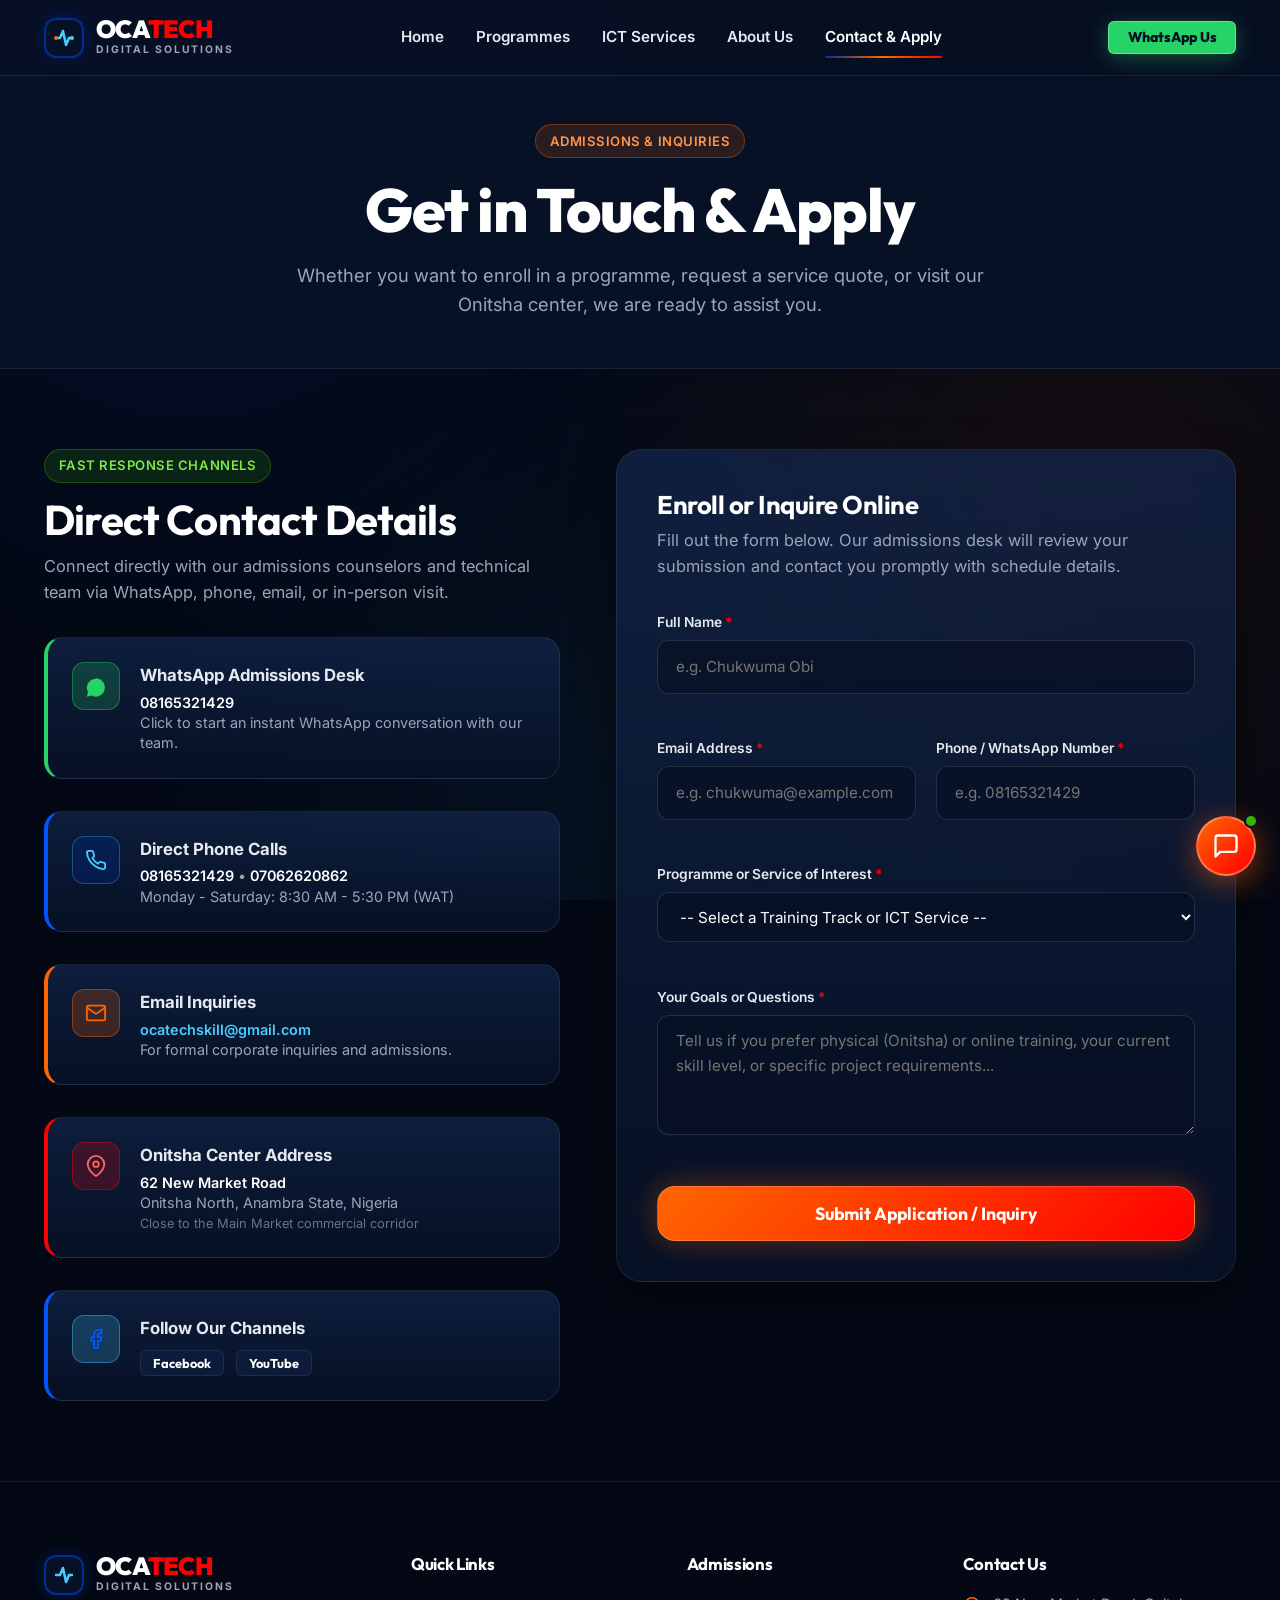
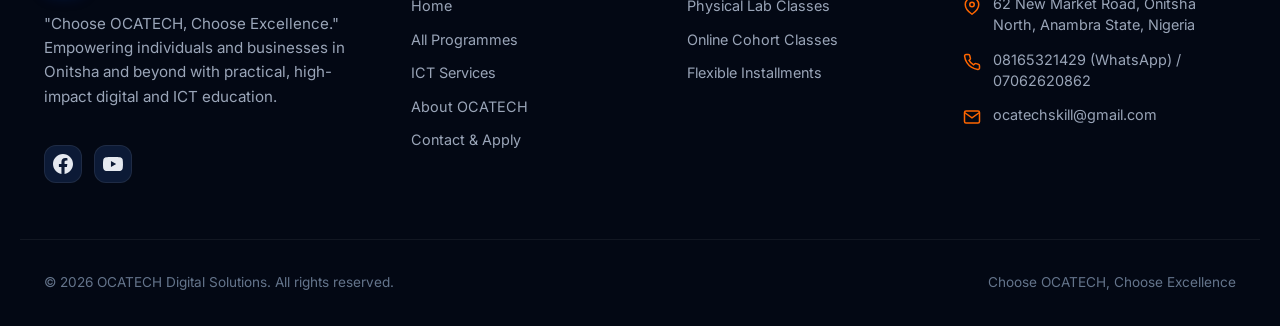
<file: contact.html>
<!DOCTYPE html>
<html lang="en">
<head>
  <meta charset="UTF-8">
  <meta name="viewport" content="width=device-width, initial-scale=1.0">
  <title>Contact &amp; Apply — OCATECH Digital Solutions | Onitsha</title>
  <meta name="description" content="Get in touch with OCATECH Digital Solutions or submit your training application. Located at 62 New Market Road, Onitsha North, Anambra State. Phone/WhatsApp: 08165321429.">
  <meta name="keywords" content="Contact OCATECH, apply for tech training, ICT center Onitsha address, phone number, WhatsApp, email">
  <link rel="canonical" href="https://ocatech.pages.dev/contact.html">

  <meta property="og:type" content="website">
  <meta property="og:title" content="Contact &amp; Apply — OCATECH Digital Solutions">
  <meta property="og:description" content="Reach our admissions desk or request ICT services in Onitsha. Fast responses via email and WhatsApp.">

  <!-- Google Fonts -->
  <link rel="preconnect" href="https://fonts.googleapis.com">
  <link rel="preconnect" href="https://fonts.gstatic.com" crossorigin>
  <link href="https://fonts.googleapis.com/css2?family=Inter:wght@400;500;600;700&family=Outfit:wght@600;700;800;900&display=swap" rel="stylesheet">

  <link rel="stylesheet" href="assets/css/styles.css">
</head>
<body>

  <!-- Site Header -->
  <header class="site-header">
    <div class="container navbar">
      <a href="index.html" class="brand-logo" aria-label="OCATECH Digital Solutions">
        <div class="brand-logo-mark">
          <svg viewBox="0 0 24 24" fill="none"><path d="M4 12H8L11 5L14 19L17 12H20" stroke="#46CEFF" stroke-width="2.5" stroke-linecap="round" stroke-linejoin="round"/><circle cx="4" cy="12" r="2" fill="#FF6600"/><circle cx="20" cy="12" r="2" fill="#46CEFF"/></svg>
        </div>
        <div class="brand-logo-text">
          <div class="brand-logo-title">OCA<span>TECH</span></div>
          <div class="brand-logo-sub">DIGITAL SOLUTIONS</div>
        </div>
      </a>

      <nav class="nav-menu" aria-label="Primary Navigation">
        <a href="index.html" class="nav-link">Home</a>
        <a href="programmes.html" class="nav-link">Programmes</a>
        <a href="services.html" class="nav-link">ICT Services</a>
        <a href="about.html" class="nav-link">About Us</a>
        <a href="contact.html" class="nav-link active">Contact &amp; Apply</a>
      </nav>

      <div class="nav-cta-group">
        <a href="https://wa.me/2348165321429?text=Hello%20OCATECH,%20I%20have%20an%20inquiry" target="_blank" rel="noopener noreferrer" class="btn btn-whatsapp btn-sm">
          WhatsApp Us
        </a>
      </div>

      <button class="mobile-toggle" id="mobileToggle" aria-label="Toggle navigation menu" aria-expanded="false">
        <span></span><span></span><span></span>
      </button>
    </div>
  </header>

  <!-- Mobile Drawer -->
  <div class="mobile-drawer" id="mobileDrawer">
    <a href="index.html" class="mobile-nav-link">Home <span>→</span></a>
    <a href="programmes.html" class="mobile-nav-link">Training Programmes <span>→</span></a>
    <a href="services.html" class="mobile-nav-link">ICT Services <span>→</span></a>
    <a href="about.html" class="mobile-nav-link">About OCATECH <span>→</span></a>
    <a href="contact.html" class="mobile-nav-link active">Contact &amp; Apply <span>→</span></a>
    <div style="margin-top: auto; display: flex; flex-direction: column; gap: 1rem;">
      <a href="https://wa.me/2348165321429?text=Hello%20OCATECH,%20I%20have%20an%20inquiry" target="_blank" rel="noopener noreferrer" class="btn btn-whatsapp" style="width: 100%;">
        Chat on WhatsApp
      </a>
    </div>
  </div>

  <main>
    <!-- Page Hero Banner -->
    <section class="section-sm bg-navy" style="border-bottom: 1px solid var(--color-border);">
      <div class="container text-center">
        <div class="badge badge-orange" style="margin-bottom: 1rem;">Admissions &amp; Inquiries</div>
        <h1>Get in Touch &amp; Apply</h1>
        <p style="max-width: 720px; margin: 0.85rem auto 0 auto; font-size: 1.15rem;">
          Whether you want to enroll in a programme, request a service quote, or visit our Onitsha center, we are ready to assist you.
        </p>
      </div>
    </section>

    <!-- Main Contact & Form Section -->
    <section class="section">
      <div class="container">
        <div class="contact-layout">

          <!-- Left Column: Contact Channels & Center Info -->
          <div class="contact-info-panel">
            <div>
              <div class="badge badge-green" style="margin-bottom: 0.75rem;">Fast Response Channels</div>
              <h2>Direct Contact Details</h2>
              <p style="margin-top: 0.5rem;">
                Connect directly with our admissions counselors and technical team via WhatsApp, phone, email, or in-person visit.
              </p>
            </div>

            <!-- WhatsApp Card -->
            <a href="https://wa.me/2348165321429?text=Hello%20OCATECH,%20I%20would%20like%20to%20make%20an%20inquiry." target="_blank" rel="noopener noreferrer" class="contact-channel-card" style="border-left: 4px solid var(--color-whatsapp);">
              <div class="contact-icon" style="background: rgba(37, 211, 102, 0.2); color: var(--color-whatsapp); border-color: rgba(37, 211, 102, 0.4);">
                <svg viewBox="0 0 24 24" fill="currentColor"><path d="M12.031 6.172c-3.181 0-5.767 2.586-5.768 5.766-.001 1.298.38 2.27 1.019 3.287l-.582 2.128 2.182-.573c.978.58 1.911.928 3.145.929 3.178 0 5.767-2.587 5.768-5.766.001-3.187-2.575-5.771-5.764-5.771zm3.392 8.244c-.144.405-.837.774-1.17.824-.299.045-.677.063-1.092-.069-.252-.08-.575-.187-.988-.365-1.739-.751-2.874-2.502-2.961-2.617-.087-.116-.708-.94-.708-1.793s.448-1.273.607-1.446c.159-.173.346-.217.462-.217l.332.006c.106.005.249-.04.39.298.144.347.491 1.2.534 1.287.043.087.072.188.014.304-.058.116-.087.188-.173.289l-.26.304c-.087.086-.177.18-.076.354.101.174.449.741.964 1.201.662.591 1.221.774 1.394.86s.275.072.376-.043c.101-.116.433-.506.549-.68.116-.173.231-.145.39-.087s1.011.477 1.184.564.289.13.332.202c.045.072.045.419-.099.824zm-3.392-10.416c-5.523 0-10 4.477-10 10 0 1.767.458 3.427 1.26 4.873l-1.34 4.898 5.01-1.314c1.401.764 3.003 1.199 4.706 1.199 5.523 0 10-4.477 10-10 0-5.523-4.477-10-10-10z"/></svg>
              </div>
              <div>
                <div class="contact-channel-title">WhatsApp Admissions Desk</div>
                <div class="contact-channel-desc"><strong>08165321429</strong><br>Click to start an instant WhatsApp conversation with our team.</div>
              </div>
            </a>

            <!-- Phone Calls Card -->
            <div class="contact-channel-card" style="border-left: 4px solid var(--color-blue-bright);">
              <div class="contact-icon">
                <svg viewBox="0 0 24 24" fill="none" stroke="currentColor" stroke-width="2"><path d="M22 16.92v3a2 2 0 0 1-2.18 2 19.79 19.79 0 0 1-8.63-3.07 19.5 19.5 0 0 1-6-6 19.79 19.79 0 0 1-3.07-8.67A2 2 0 0 1 4.11 2h3a2 2 0 0 1 2 1.72 12.84 12.84 0 0 0 .7 2.81 2 2 0 0 1-.45 2.11L8.09 9.91a16 16 0 0 0 6 6l1.27-1.27a2 2 0 0 1 2.11-.45 12.84 12.84 0 0 0 2.81.7A2 2 0 0 1 22 16.92z"></path></svg>
              </div>
              <div>
                <div class="contact-channel-title">Direct Phone Calls</div>
                <div class="contact-channel-desc">
                  <a href="tel:08165321429" style="color: var(--color-white); font-weight: 600;">08165321429</a> &bull; 
                  <a href="tel:07062620862" style="color: var(--color-white); font-weight: 600;">07062620862</a><br>
                  Monday - Saturday: 8:30 AM - 5:30 PM (WAT)
                </div>
              </div>
            </div>

            <!-- Email Card -->
            <div class="contact-channel-card" style="border-left: 4px solid var(--color-orange);">
              <div class="contact-icon" style="background: rgba(255, 102, 0, 0.2); color: var(--color-orange); border-color: rgba(255, 102, 0, 0.4);">
                <svg viewBox="0 0 24 24" fill="none" stroke="currentColor" stroke-width="2"><path d="M4 4h16c1.1 0 2 .9 2 2v12c0 1.1-.9 2-2 2H4c-1.1 0-2-.9-2-2V6c0-1.1.9-2 2-2z"></path><polyline points="22,6 12,13 2,6"></polyline></svg>
              </div>
              <div>
                <div class="contact-channel-title">Email Inquiries</div>
                <div class="contact-channel-desc">
                  <a href="mailto:ocatechskill@gmail.com" style="color: var(--tag-cyan); font-weight: 600;">ocatechskill@gmail.com</a><br>
                  For formal corporate inquiries and admissions.
                </div>
              </div>
            </div>

            <!-- Center Physical Address Card -->
            <div class="contact-channel-card" style="border-left: 4px solid var(--color-red);">
              <div class="contact-icon" style="background: rgba(255, 0, 0, 0.2); color: #FF6666; border-color: rgba(255, 0, 0, 0.4);">
                <svg viewBox="0 0 24 24" fill="none" stroke="currentColor" stroke-width="2"><path d="M21 10c0 7-9 13-9 13s-9-6-9-13a9 9 0 0 1 18 0z"></path><circle cx="12" cy="10" r="3"></circle></svg>
              </div>
              <div>
                <div class="contact-channel-title">Onitsha Center Address</div>
                <div class="contact-channel-desc">
                  <strong>62 New Market Road</strong><br>
                  Onitsha North, Anambra State, Nigeria<br>
                  <span style="font-size: 0.8rem; color: var(--color-text-dim);">Close to the Main Market commercial corridor</span>
                </div>
              </div>
            </div>

            <!-- Social Media Channels Card -->
            <div class="contact-channel-card" style="border-left: 4px solid var(--color-blue-bright);">
              <div class="contact-icon" style="background: rgba(70, 206, 255, 0.2); color: var(--color-blue-bright); border-color: rgba(70, 206, 255, 0.4);">
                <svg viewBox="0 0 24 24" fill="none" stroke="currentColor" stroke-width="2"><path d="M18 2h-3a5 5 0 0 0-5 5v3H7v4h3v8h4v-8h3l1-4h-4V7a1 1 0 0 1 1-1h3z"></path></svg>
              </div>
              <div>
                <div class="contact-channel-title">Follow Our Channels</div>
                <div class="contact-channel-desc" style="display: flex; gap: 0.75rem; margin-top: 0.5rem;">
                  <a href="https://www.facebook.com/ocatechskills/" target="_blank" rel="noopener noreferrer" class="btn btn-sm btn-outline" style="padding: 0.35rem 0.75rem; font-size: 0.8rem;">
                    Facebook
                  </a>
                  <a href="https://www.youtube.com/@ocatechskills" target="_blank" rel="noopener noreferrer" class="btn btn-sm btn-outline" style="padding: 0.35rem 0.75rem; font-size: 0.8rem;">
                    YouTube
                  </a>
                </div>
              </div>
            </div>
          </div>

          <!-- Right Column: Interactive Application / Inquiry Form -->
          <div>
            <div class="form-card">
              <div class="form-header">
                <h3>Enroll or Inquire Online</h3>
                <p>Fill out the form below. Our admissions desk will review your submission and contact you promptly with schedule details.</p>
              </div>

              <!-- Success Alert Banner -->
              <div class="form-alert success" id="formSuccessAlert" role="alert" style="display: none;">
                <svg width="24" height="24" viewBox="0 0 24 24" fill="none" stroke="currentColor" stroke-width="2.5"><polyline points="20 6 9 17 4 12"></polyline></svg>
                <div>
                  <strong>Application Submitted Successfully!</strong><br>
                  Thank you! We have received your inquiry. A team member will reach out to you via WhatsApp or Email. You can also message us on 08165321429.
                </div>
              </div>

              <!-- Error Alert Banner -->
              <div class="form-alert error" id="formErrorAlert" role="alert" style="display: none;">
                An error occurred. Please check your details and try again.
              </div>

              <form id="contactForm" novalidate>
                <div class="form-grid">
                  <!-- Full Name -->
                  <div class="form-group form-group-full">
                    <label for="fullName" class="form-label">Full Name <span class="required">*</span></label>
                    <input type="text" id="fullName" class="form-control" placeholder="e.g. Chukwuma Obi" required>
                    <span class="field-error" id="nameError"></span>
                  </div>

                  <!-- Email Address -->
                  <div class="form-group">
                    <label for="emailAddress" class="form-label">Email Address <span class="required">*</span></label>
                    <input type="email" id="emailAddress" class="form-control" placeholder="e.g. chukwuma@example.com" required>
                    <span class="field-error" id="emailError"></span>
                  </div>

                  <!-- Phone / WhatsApp Number -->
                  <div class="form-group">
                    <label for="phoneNumber" class="form-label">Phone / WhatsApp Number <span class="required">*</span></label>
                    <input type="tel" id="phoneNumber" class="form-control" placeholder="e.g. 08165321429" required>
                    <span class="field-error" id="phoneError"></span>
                  </div>

                  <!-- Programme or Service Interest -->
                  <div class="form-group form-group-full">
                    <label for="programmeInterest" class="form-label">Programme or Service of Interest <span class="required">*</span></label>
                    <select id="programmeInterest" class="form-control" required>
                      <option value="" disabled selected>-- Select a Training Track or ICT Service --</option>
                      <optgroup label="Training Programmes">
                        <option value="Certificate in Computer Applications">Certificate in Computer Applications</option>
                        <option value="AI Tools for Business & Productivity">AI Tools for Business & Productivity</option>
                        <option value="Graphic Design">Graphic Design</option>
                        <option value="Video Editing & Content Creation">Video Editing & Content Creation</option>
                        <option value="Data Analysis">Data Analysis</option>
                        <option value="Python Programming">Python Programming</option>
                        <option value="Web Design & Development">Web Design & Development</option>
                        <option value="WordPress Website Development">WordPress Website Development</option>
                        <option value="Desktop & Mobile App Development">Desktop & Mobile App Development</option>
                        <option value="Full-Stack Development">Full-Stack Development</option>
                        <option value="Networking & Wi-Fi">Networking & Wi-Fi</option>
                        <option value="Cybersecurity & Ethical Hacking">Cybersecurity & Ethical Hacking</option>
                        <option value="Digital Marketing">Digital Marketing</option>
                        <option value="AI Engineering & Automation">AI Engineering & Automation</option>
                        <option value="Computer Hardware Maintenance & Troubleshooting">Computer Hardware Maintenance</option>
                      </optgroup>
                      <optgroup label="ICT & Technical Services">
                        <option value="Software Installation & Maintenance">Software Installation & Maintenance</option>
                        <option value="CCTV Security Installation">CCTV Security Camera Installation</option>
                        <option value="Solar & Inverter Installation">Solar & Inverter Power Installation</option>
                        <option value="Corporate IT Support & Network Setup">Corporate IT Support & Network Setup</option>
                      </optgroup>
                    </select>
                    <span class="field-error" id="programmeError"></span>
                  </div>

                  <!-- Message / Notes -->
                  <div class="form-group form-group-full">
                    <label for="message" class="form-label">Your Goals or Questions <span class="required">*</span></label>
                    <textarea id="message" class="form-control" placeholder="Tell us if you prefer physical (Onitsha) or online training, your current skill level, or specific project requirements..." required></textarea>
                    <span class="field-error" id="messageError"></span>
                  </div>
                </div>

                <div style="margin-top: 1.75rem;">
                  <button type="submit" class="btn btn-primary btn-lg" id="submitBtn" style="width: 100%;">
                    <span class="btn-text">Submit Application / Inquiry</span>
                    <span class="btn-spinner" style="display: none;">⏳</span>
                  </button>
                </div>
              </form>
            </div>
          </div>

        </div>
      </div>
    </section>
  </main>

  <!-- Footer -->
  <footer class="site-footer">
    <div class="container footer-grid">
      <div class="footer-brand">
        <a href="index.html" class="brand-logo" aria-label="OCATECH Digital Solutions">
          <div class="brand-logo-mark">
            <svg viewBox="0 0 24 24" fill="none"><path d="M4 12H8L11 5L14 19L17 12H20" stroke="#46CEFF" stroke-width="2.5" stroke-linecap="round" stroke-linejoin="round"/></svg>
          </div>
          <div class="brand-logo-text">
            <div class="brand-logo-title">OCA<span>TECH</span></div>
            <div class="brand-logo-sub">DIGITAL SOLUTIONS</div>
          </div>
        </a>
        <p class="footer-tagline">
          "Choose OCATECH, Choose Excellence."<br>
          Empowering individuals and businesses in Onitsha and beyond with practical, high-impact digital and ICT education.
        </p>
        <div class="footer-social-links">
          <a href="https://www.facebook.com/ocatechskills/" target="_blank" rel="noopener noreferrer" class="social-link-btn facebook" aria-label="Follow OCATECH on Facebook">
            <svg width="20" height="20" viewBox="0 0 24 24" fill="currentColor"><path d="M24 12.073c0-6.627-5.373-12-12-12s-12 5.373-12 12c0 5.99 4.388 10.954 10.125 11.854v-8.385H7.078v-3.47h3.047V9.43c0-3.007 1.792-4.669 4.533-4.669 1.312 0 2.686.235 2.686.235v2.953H15.83c-1.491 0-1.956.925-1.956 1.874v2.25h3.328l-.532 3.47h-2.796v8.385C19.612 23.027 24 18.062 24 12.073z"/></svg>
          </a>
          <a href="https://www.youtube.com/@ocatechskills" target="_blank" rel="noopener noreferrer" class="social-link-btn youtube" aria-label="Subscribe to OCATECH on YouTube">
            <svg width="20" height="20" viewBox="0 0 24 24" fill="currentColor"><path d="M23.498 6.186a3.016 3.016 0 0 0-2.122-2.136C19.505 3.545 12 3.545 12 3.545s-7.505 0-9.377.505A3.017 3.017 0 0 0 .502 6.186C0 8.07 0 12 0 12s0 3.93.502 5.814a3.016 3.016 0 0 0 2.122 2.136c1.871.505 9.376.505 9.376.505s7.505 0 9.377-.505a3.015 3.015 0 0 0 2.122-2.136C24 15.93 24 12 24 12s0-3.93-.502-5.814zM9.545 15.568V8.432L15.818 12l-6.273 3.568z"/></svg>
          </a>
        </div>
      </div>

      <div>
        <h4 class="footer-heading">Quick Links</h4>
        <div class="footer-links">
          <a href="index.html" class="footer-link">Home</a>
          <a href="programmes.html" class="footer-link">All Programmes</a>
          <a href="services.html" class="footer-link">ICT Services</a>
          <a href="about.html" class="footer-link">About OCATECH</a>
          <a href="contact.html" class="footer-link">Contact &amp; Apply</a>
        </div>
      </div>

      <div>
        <h4 class="footer-heading">Admissions</h4>
        <div class="footer-links">
          <span class="footer-link">Physical Lab Classes</span>
          <span class="footer-link">Online Cohort Classes</span>
          <span class="footer-link">Flexible Installments</span>
        </div>
      </div>

      <div>
        <h4 class="footer-heading">Contact Us</h4>
        <div class="footer-contact-item">
          <svg width="18" height="18" viewBox="0 0 24 24" fill="none" stroke="currentColor" stroke-width="2"><path d="M21 10c0 7-9 13-9 13s-9-6-9-13a9 9 0 0 1 18 0z"></path><circle cx="12" cy="10" r="3"></circle></svg>
          <div>62 New Market Road, Onitsha North, Anambra State, Nigeria</div>
        </div>
        <div class="footer-contact-item">
          <svg width="18" height="18" viewBox="0 0 24 24" fill="none" stroke="currentColor" stroke-width="2"><path d="M22 16.92v3a2 2 0 0 1-2.18 2 19.79 19.79 0 0 1-8.63-3.07 19.5 19.5 0 0 1-6-6 19.79 19.79 0 0 1-3.07-8.67A2 2 0 0 1 4.11 2h3a2 2 0 0 1 2 1.72 12.84 12.84 0 0 0 .7 2.81 2 2 0 0 1-.45 2.11L8.09 9.91a16 16 0 0 0 6 6l1.27-1.27a2 2 0 0 1 2.11-.45 12.84 12.84 0 0 0 2.81.7A2 2 0 0 1 22 16.92z"></path></svg>
          <div>08165321429 (WhatsApp) / 07062620862</div>
        </div>
        <div class="footer-contact-item">
          <svg width="18" height="18" viewBox="0 0 24 24" fill="none" stroke="currentColor" stroke-width="2"><path d="M4 4h16c1.1 0 2 .9 2 2v12c0 1.1-.9 2-2 2H4c-1.1 0-2-.9-2-2V6c0-1.1.9-2 2-2z"></path><polyline points="22,6 12,13 2,6"></polyline></svg>
          <div>ocatechskill@gmail.com</div>
        </div>
      </div>
    </div>

    <div class="container footer-bottom">
      <div>&copy; 2026 OCATECH Digital Solutions. All rights reserved.</div>
      <div>Choose OCATECH, Choose Excellence</div>
    </div>
  </footer>

  <!-- Floating AI Chatbot Widget -->
  <button class="chat-launcher" id="chatLauncher" aria-label="Open AI Assistant" aria-expanded="false">
    <div class="chat-launcher-badge" title="AI Assistant Online"></div>
    <svg width="28" height="28" viewBox="0 0 24 24" fill="none" stroke="currentColor" stroke-width="2" stroke-linecap="round" stroke-linejoin="round">
      <path d="M21 15a2 2 0 0 1-2 2H7l-4 4V5a2 2 0 0 1 2-2h14a2 2 0 0 1 2 2z"></path>
    </svg>
  </button>

  <div class="chat-window" id="chatWindow" role="dialog" aria-modal="true" aria-label="OCATECH AI Assistant">
    <div class="chat-header">
      <div class="chat-bot-info">
        <div class="chat-avatar">
          <svg viewBox="0 0 24 24" fill="none" stroke="currentColor" stroke-width="2"><path d="M12 2a2 2 0 0 1 2 2v2a2 2 0 0 1-2 2 2 2 0 0 1-2-2V4a2 2 0 0 1 2-2z"></path><rect x="4" y="8" width="16" height="12" rx="2"></rect><circle cx="9" cy="13" r="1.5" fill="currentColor"></circle><circle cx="15" cy="13" r="1.5" fill="currentColor"></circle></svg>
        </div>
        <div>
          <div class="chat-bot-title">OCATECH AI Assistant</div>
          <div class="chat-bot-status"><span class="status-dot"></span> Powered by Groq • Online</div>
        </div>
      </div>
      <button class="chat-close-btn" id="chatCloseBtn" aria-label="Close chat window">
        <svg width="20" height="20" viewBox="0 0 24 24" fill="none" stroke="currentColor" stroke-width="2.5"><line x1="18" y1="6" x2="6" y2="18"></line><line x1="6" y1="6" x2="18" y2="18"></line></svg>
      </button>
    </div>

    <div class="chat-messages" id="chatMessages" aria-live="polite"></div>

    <form class="chat-input-box" id="chatForm">
      <input type="text" class="chat-input" id="chatInput" placeholder="Ask about admission, location, fees..." aria-label="Type your question" autocomplete="off">
      <button type="submit" class="chat-send-btn" id="chatSendBtn" aria-label="Send message">
        <svg width="18" height="18" viewBox="0 0 24 24" fill="none" stroke="currentColor" stroke-width="2.5"><line x1="22" y1="2" x2="11" y2="13"></line><polygon points="22 2 15 22 11 13 2 9 22 2"></polygon></svg>
      </button>
    </form>
  </div>

  <!-- JavaScript Scripts -->
  <script src="assets/js/main.js"></script>
  <script src="assets/js/chatbot.js"></script>
  <script src="assets/js/contact-form.js"></script>
</body>
</html>
</file>
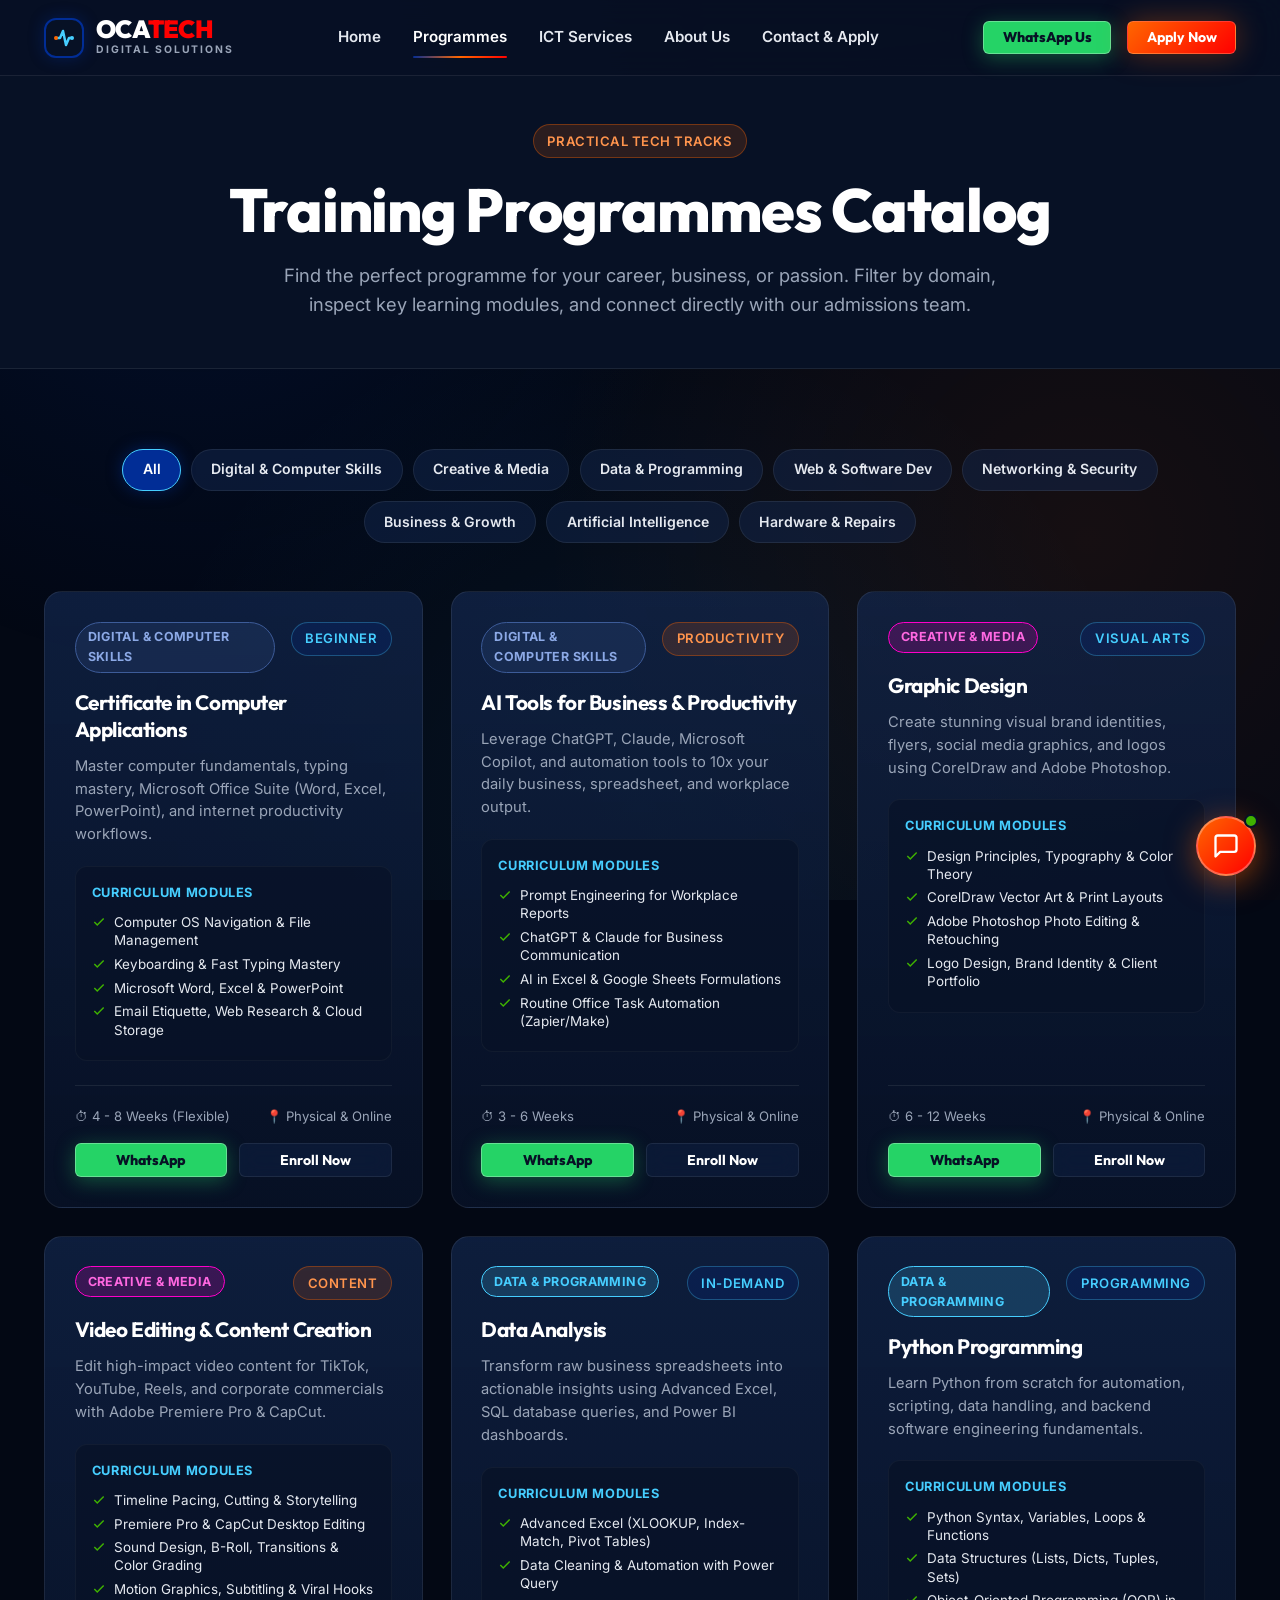
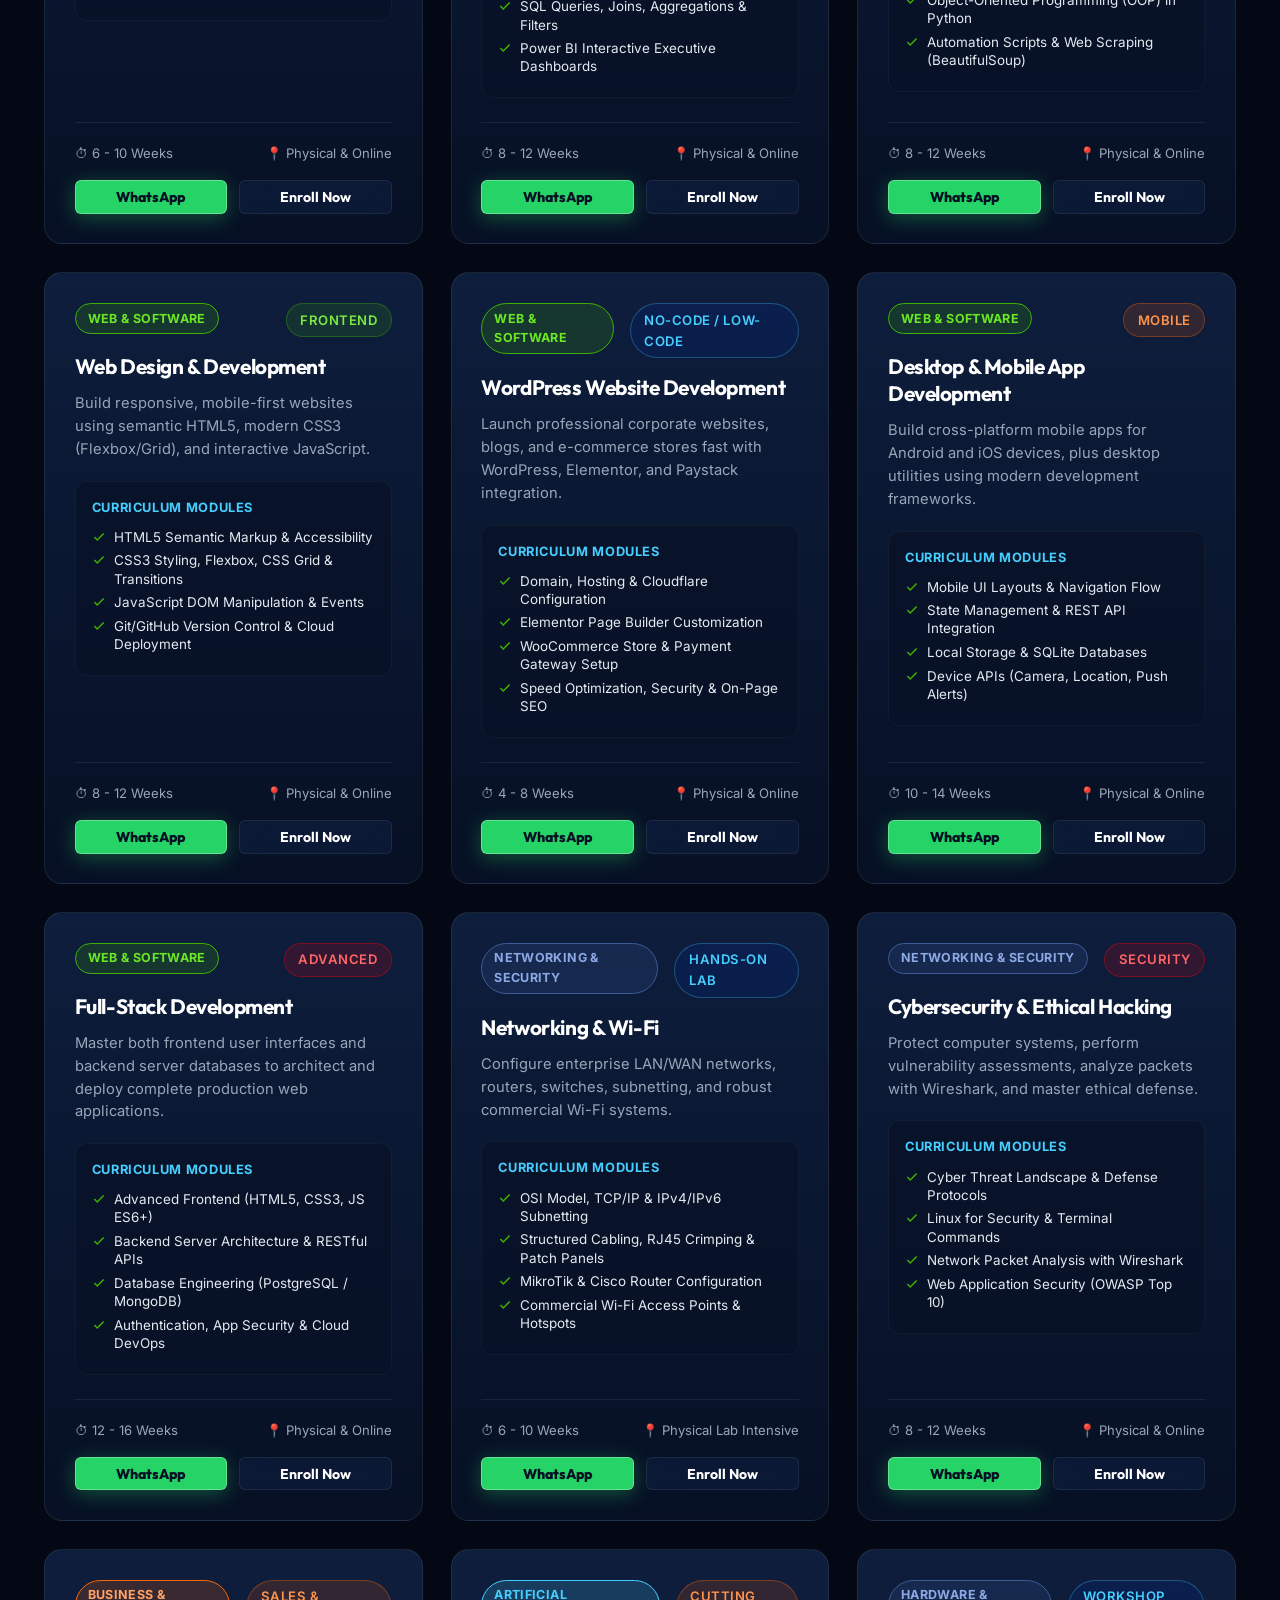
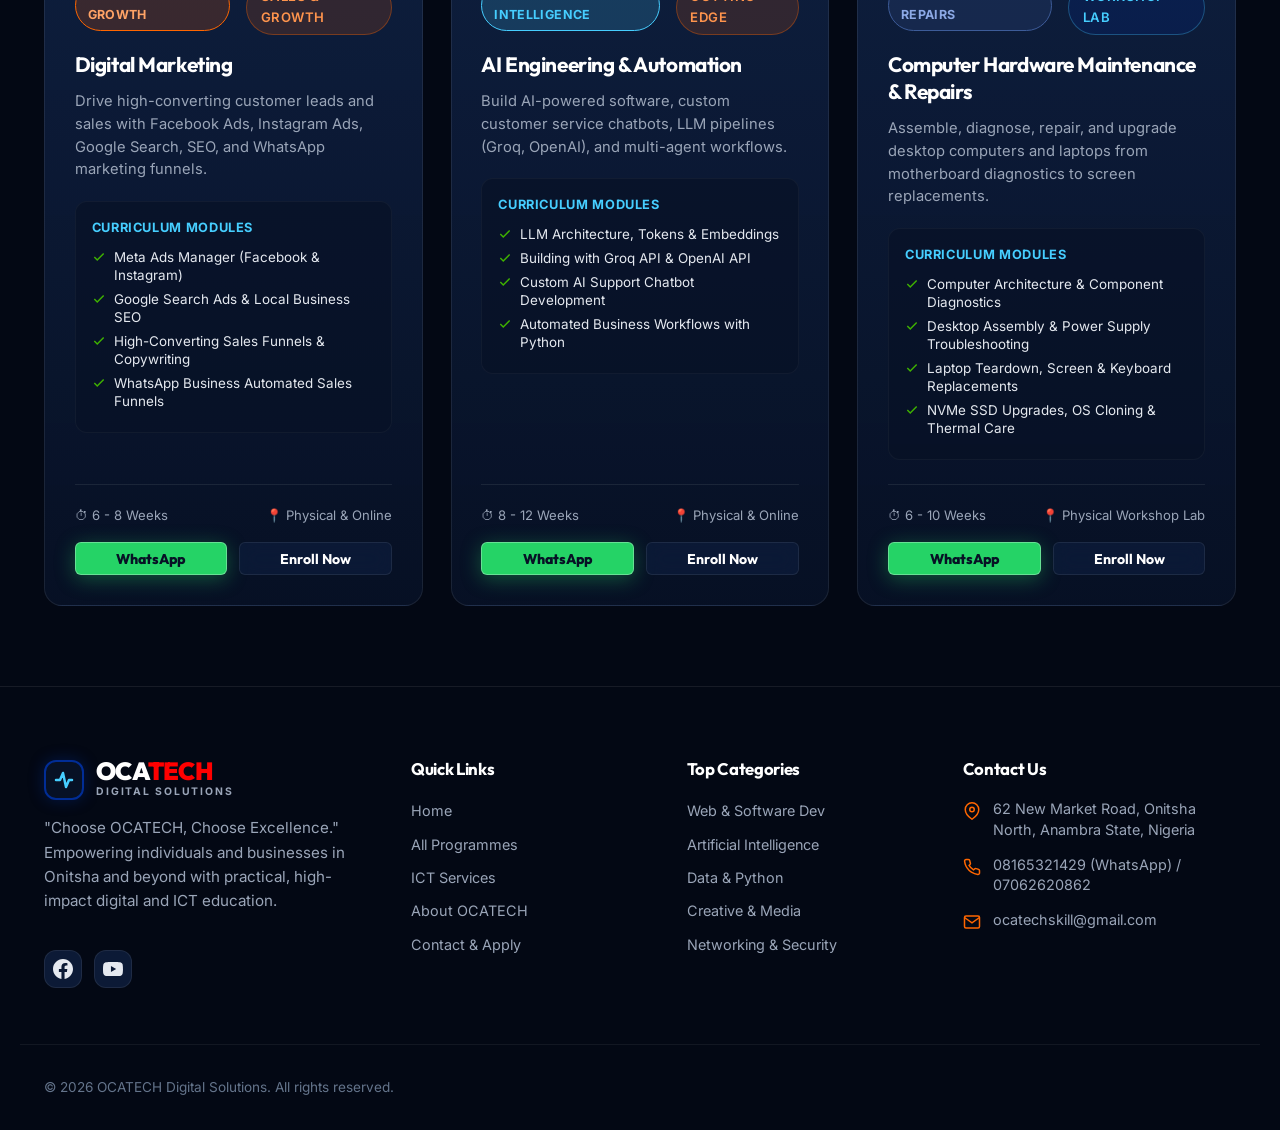
<file: programmes.html>
<!DOCTYPE html>
<html lang="en">
<head>
  <meta charset="UTF-8">
  <meta name="viewport" content="width=device-width, initial-scale=1.0">
  <title>Training Programmes Catalog — OCATECH Digital Solutions | Onitsha</title>
  <meta name="description" content="Explore practical tech training programmes at OCATECH Digital Solutions. Web development, Python, Data Analysis, Graphic Design, AI Engineering, CCTV, Networking, and more.">
  <meta name="keywords" content="OCATECH courses, tech training Onitsha, coding school Anambra, data analysis, python, cybersecurity, graphic design, computer certificate, web design">
  <link rel="canonical" href="https://ocatech.pages.dev/programmes.html">

  <meta property="og:type" content="website">
  <meta property="og:title" content="Practical Tech Training Programmes — OCATECH Digital Solutions">
  <meta property="og:description" content="Discover hands-on ICT and digital skills programmes in Onitsha. Filter by category, view syllabus, and apply today.">

  <!-- Google Fonts -->
  <link rel="preconnect" href="https://fonts.googleapis.com">
  <link rel="preconnect" href="https://fonts.gstatic.com" crossorigin>
  <link href="https://fonts.googleapis.com/css2?family=Inter:wght@400;500;600;700&family=Outfit:wght@600;700;800;900&display=swap" rel="stylesheet">

  <link rel="stylesheet" href="assets/css/styles.css">
</head>
<body>

  <!-- Site Header -->
  <header class="site-header">
    <div class="container navbar">
      <a href="index.html" class="brand-logo" aria-label="OCATECH Digital Solutions">
        <div class="brand-logo-mark">
          <svg viewBox="0 0 24 24" fill="none"><path d="M4 12H8L11 5L14 19L17 12H20" stroke="#46CEFF" stroke-width="2.5" stroke-linecap="round" stroke-linejoin="round"/><circle cx="4" cy="12" r="2" fill="#FF6600"/><circle cx="20" cy="12" r="2" fill="#46CEFF"/></svg>
        </div>
        <div class="brand-logo-text">
          <div class="brand-logo-title">OCA<span>TECH</span></div>
          <div class="brand-logo-sub">DIGITAL SOLUTIONS</div>
        </div>
      </a>

      <nav class="nav-menu" aria-label="Primary Navigation">
        <a href="index.html" class="nav-link">Home</a>
        <a href="programmes.html" class="nav-link active">Programmes</a>
        <a href="services.html" class="nav-link">ICT Services</a>
        <a href="about.html" class="nav-link">About Us</a>
        <a href="contact.html" class="nav-link">Contact &amp; Apply</a>
      </nav>

      <div class="nav-cta-group">
        <a href="https://wa.me/2348165321429?text=Hello%20OCATECH,%20I%20want%20to%20inquire%20about%20your%20training%20programmes" target="_blank" rel="noopener noreferrer" class="btn btn-whatsapp btn-sm">
          WhatsApp Us
        </a>
        <a href="contact.html" class="btn btn-primary btn-sm">Apply Now</a>
      </div>

      <button class="mobile-toggle" id="mobileToggle" aria-label="Toggle navigation menu" aria-expanded="false">
        <span></span><span></span><span></span>
      </button>
    </div>
  </header>

  <!-- Mobile Drawer -->
  <div class="mobile-drawer" id="mobileDrawer">
    <a href="index.html" class="mobile-nav-link">Home <span>→</span></a>
    <a href="programmes.html" class="mobile-nav-link active">Training Programmes <span>→</span></a>
    <a href="services.html" class="mobile-nav-link">ICT Services <span>→</span></a>
    <a href="about.html" class="mobile-nav-link">About OCATECH <span>→</span></a>
    <a href="contact.html" class="mobile-nav-link">Contact &amp; Apply <span>→</span></a>
    <div style="margin-top: auto; display: flex; flex-direction: column; gap: 1rem;">
      <a href="https://wa.me/2348165321429?text=Hello%20OCATECH,%20I%20want%20to%20inquire%20about%20classes" target="_blank" rel="noopener noreferrer" class="btn btn-whatsapp" style="width: 100%;">
        Chat on WhatsApp
      </a>
      <a href="contact.html" class="btn btn-primary" style="width: 100%;">Apply for Training</a>
    </div>
  </div>

  <main>
    <!-- Page Hero Banner -->
    <section class="section-sm bg-navy" style="border-bottom: 1px solid var(--color-border);">
      <div class="container text-center">
        <div class="badge badge-orange" style="margin-bottom: 1rem;">Practical Tech Tracks</div>
        <h1>Training Programmes Catalog</h1>
        <p style="max-width: 720px; margin: 0.85rem auto 0 auto; font-size: 1.15rem;">
          Find the perfect programme for your career, business, or passion. Filter by domain, inspect key learning modules, and connect directly with our admissions team.
        </p>
      </div>
    </section>

    <!-- Filter Buttons & Catalog Section -->
    <section class="section">
      <div class="container">
        <!-- Filter Tabs -->
        <div class="filter-container" id="categoryFilterGroup" role="tablist" aria-label="Programme Categories">
          <button class="filter-btn active" data-filter="all" role="tab" aria-selected="true">All</button>
          <button class="filter-btn" data-filter="digital-skills" role="tab">Digital &amp; Computer Skills</button>
          <button class="filter-btn" data-filter="creative-media" role="tab">Creative &amp; Media</button>
          <button class="filter-btn" data-filter="data-programming" role="tab">Data &amp; Programming</button>
          <button class="filter-btn" data-filter="web-development" role="tab">Web &amp; Software Dev</button>
          <button class="filter-btn" data-filter="networking-security" role="tab">Networking &amp; Security</button>
          <button class="filter-btn" data-filter="business-growth" role="tab">Business &amp; Growth</button>
          <button class="filter-btn" data-filter="artificial-intelligence" role="tab">Artificial Intelligence</button>
          <button class="filter-btn" data-filter="hardware-skills" role="tab">Hardware &amp; Repairs</button>
        </div>

        <!-- Programmes Grid -->
        <div class="programmes-grid" id="programmesGrid">

          <!-- 1. Certificate in Computer Applications -->
          <div class="programme-card" data-category="digital-skills">
            <div>
              <div class="programme-header">
                <span class="tag-badge" data-tag="slate-blue">Digital &amp; Computer Skills</span>
                <span class="badge">Beginner</span>
              </div>
              <h3 class="programme-title">Certificate in Computer Applications</h3>
              <p class="programme-desc">
                Master computer fundamentals, typing mastery, Microsoft Office Suite (Word, Excel, PowerPoint), and internet productivity workflows.
              </p>
              <div class="programme-modules">
                <div class="programme-modules-title">Curriculum Modules</div>
                <div class="module-item"><svg viewBox="0 0 24 24" fill="none" stroke="currentColor" stroke-width="2.5"><polyline points="20 6 9 17 4 12"></polyline></svg> Computer OS Navigation &amp; File Management</div>
                <div class="module-item"><svg viewBox="0 0 24 24" fill="none" stroke="currentColor" stroke-width="2.5"><polyline points="20 6 9 17 4 12"></polyline></svg> Keyboarding &amp; Fast Typing Mastery</div>
                <div class="module-item"><svg viewBox="0 0 24 24" fill="none" stroke="currentColor" stroke-width="2.5"><polyline points="20 6 9 17 4 12"></polyline></svg> Microsoft Word, Excel &amp; PowerPoint</div>
                <div class="module-item"><svg viewBox="0 0 24 24" fill="none" stroke="currentColor" stroke-width="2.5"><polyline points="20 6 9 17 4 12"></polyline></svg> Email Etiquette, Web Research &amp; Cloud Storage</div>
              </div>
            </div>
            <div class="programme-footer">
              <div class="programme-meta">
                <span>⏱ 4 - 8 Weeks (Flexible)</span>
                <span>📍 Physical &amp; Online</span>
              </div>
              <div class="programme-actions">
                <a href="https://wa.me/2348165321429?text=Hello%20OCATECH,%20I%20am%20interested%20in%20the%20Certificate%20in%20Computer%20Applications%20programme." target="_blank" rel="noopener noreferrer" class="btn btn-whatsapp btn-sm">WhatsApp</a>
                <a href="contact.html?track=certificate-computer-applications" class="btn btn-outline btn-sm">Enroll Now</a>
              </div>
            </div>
          </div>

          <!-- 2. AI Tools for Business & Productivity -->
          <div class="programme-card" data-category="digital-skills">
            <div>
              <div class="programme-header">
                <span class="tag-badge" data-tag="slate-blue">Digital &amp; Computer Skills</span>
                <span class="badge badge-orange">Productivity</span>
              </div>
              <h3 class="programme-title">AI Tools for Business &amp; Productivity</h3>
              <p class="programme-desc">
                Leverage ChatGPT, Claude, Microsoft Copilot, and automation tools to 10x your daily business, spreadsheet, and workplace output.
              </p>
              <div class="programme-modules">
                <div class="programme-modules-title">Curriculum Modules</div>
                <div class="module-item"><svg viewBox="0 0 24 24" fill="none" stroke="currentColor" stroke-width="2.5"><polyline points="20 6 9 17 4 12"></polyline></svg> Prompt Engineering for Workplace Reports</div>
                <div class="module-item"><svg viewBox="0 0 24 24" fill="none" stroke="currentColor" stroke-width="2.5"><polyline points="20 6 9 17 4 12"></polyline></svg> ChatGPT &amp; Claude for Business Communication</div>
                <div class="module-item"><svg viewBox="0 0 24 24" fill="none" stroke="currentColor" stroke-width="2.5"><polyline points="20 6 9 17 4 12"></polyline></svg> AI in Excel &amp; Google Sheets Formulations</div>
                <div class="module-item"><svg viewBox="0 0 24 24" fill="none" stroke="currentColor" stroke-width="2.5"><polyline points="20 6 9 17 4 12"></polyline></svg> Routine Office Task Automation (Zapier/Make)</div>
              </div>
            </div>
            <div class="programme-footer">
              <div class="programme-meta">
                <span>⏱ 3 - 6 Weeks</span>
                <span>📍 Physical &amp; Online</span>
              </div>
              <div class="programme-actions">
                <a href="https://wa.me/2348165321429?text=Hello%20OCATECH,%20I%20am%20interested%20in%20AI%20Tools%20for%20Business%20and%20Productivity." target="_blank" rel="noopener noreferrer" class="btn btn-whatsapp btn-sm">WhatsApp</a>
                <a href="contact.html?track=ai-tools-business" class="btn btn-outline btn-sm">Enroll Now</a>
              </div>
            </div>
          </div>

          <!-- 3. Graphic Design -->
          <div class="programme-card" data-category="creative-media">
            <div>
              <div class="programme-header">
                <span class="tag-badge" data-tag="magenta">Creative &amp; Media</span>
                <span class="badge">Visual Arts</span>
              </div>
              <h3 class="programme-title">Graphic Design</h3>
              <p class="programme-desc">
                Create stunning visual brand identities, flyers, social media graphics, and logos using CorelDraw and Adobe Photoshop.
              </p>
              <div class="programme-modules">
                <div class="programme-modules-title">Curriculum Modules</div>
                <div class="module-item"><svg viewBox="0 0 24 24" fill="none" stroke="currentColor" stroke-width="2.5"><polyline points="20 6 9 17 4 12"></polyline></svg> Design Principles, Typography &amp; Color Theory</div>
                <div class="module-item"><svg viewBox="0 0 24 24" fill="none" stroke="currentColor" stroke-width="2.5"><polyline points="20 6 9 17 4 12"></polyline></svg> CorelDraw Vector Art &amp; Print Layouts</div>
                <div class="module-item"><svg viewBox="0 0 24 24" fill="none" stroke="currentColor" stroke-width="2.5"><polyline points="20 6 9 17 4 12"></polyline></svg> Adobe Photoshop Photo Editing &amp; Retouching</div>
                <div class="module-item"><svg viewBox="0 0 24 24" fill="none" stroke="currentColor" stroke-width="2.5"><polyline points="20 6 9 17 4 12"></polyline></svg> Logo Design, Brand Identity &amp; Client Portfolio</div>
              </div>
            </div>
            <div class="programme-footer">
              <div class="programme-meta">
                <span>⏱ 6 - 12 Weeks</span>
                <span>📍 Physical &amp; Online</span>
              </div>
              <div class="programme-actions">
                <a href="https://wa.me/2348165321429?text=Hello%20OCATECH,%20I%20am%20interested%20in%20Graphic%20Design." target="_blank" rel="noopener noreferrer" class="btn btn-whatsapp btn-sm">WhatsApp</a>
                <a href="contact.html?track=graphic-design" class="btn btn-outline btn-sm">Enroll Now</a>
              </div>
            </div>
          </div>

          <!-- 4. Video Editing & Content Creation -->
          <div class="programme-card" data-category="creative-media">
            <div>
              <div class="programme-header">
                <span class="tag-badge" data-tag="magenta">Creative &amp; Media</span>
                <span class="badge badge-orange">Content</span>
              </div>
              <h3 class="programme-title">Video Editing &amp; Content Creation</h3>
              <p class="programme-desc">
                Edit high-impact video content for TikTok, YouTube, Reels, and corporate commercials with Adobe Premiere Pro &amp; CapCut.
              </p>
              <div class="programme-modules">
                <div class="programme-modules-title">Curriculum Modules</div>
                <div class="module-item"><svg viewBox="0 0 24 24" fill="none" stroke="currentColor" stroke-width="2.5"><polyline points="20 6 9 17 4 12"></polyline></svg> Timeline Pacing, Cutting &amp; Storytelling</div>
                <div class="module-item"><svg viewBox="0 0 24 24" fill="none" stroke="currentColor" stroke-width="2.5"><polyline points="20 6 9 17 4 12"></polyline></svg> Premiere Pro &amp; CapCut Desktop Editing</div>
                <div class="module-item"><svg viewBox="0 0 24 24" fill="none" stroke="currentColor" stroke-width="2.5"><polyline points="20 6 9 17 4 12"></polyline></svg> Sound Design, B-Roll, Transitions &amp; Color Grading</div>
                <div class="module-item"><svg viewBox="0 0 24 24" fill="none" stroke="currentColor" stroke-width="2.5"><polyline points="20 6 9 17 4 12"></polyline></svg> Motion Graphics, Subtitling &amp; Viral Hooks</div>
              </div>
            </div>
            <div class="programme-footer">
              <div class="programme-meta">
                <span>⏱ 6 - 10 Weeks</span>
                <span>📍 Physical &amp; Online</span>
              </div>
              <div class="programme-actions">
                <a href="https://wa.me/2348165321429?text=Hello%20OCATECH,%20I%20am%20interested%20in%20Video%20Editing%20and%20Content%20Creation." target="_blank" rel="noopener noreferrer" class="btn btn-whatsapp btn-sm">WhatsApp</a>
                <a href="contact.html?track=video-editing-content-creation" class="btn btn-outline btn-sm">Enroll Now</a>
              </div>
            </div>
          </div>

          <!-- 5. Data Analysis -->
          <div class="programme-card" data-category="data-programming">
            <div>
              <div class="programme-header">
                <span class="tag-badge" data-tag="cyan">Data &amp; Programming</span>
                <span class="badge">In-Demand</span>
              </div>
              <h3 class="programme-title">Data Analysis</h3>
              <p class="programme-desc">
                Transform raw business spreadsheets into actionable insights using Advanced Excel, SQL database queries, and Power BI dashboards.
              </p>
              <div class="programme-modules">
                <div class="programme-modules-title">Curriculum Modules</div>
                <div class="module-item"><svg viewBox="0 0 24 24" fill="none" stroke="currentColor" stroke-width="2.5"><polyline points="20 6 9 17 4 12"></polyline></svg> Advanced Excel (XLOOKUP, Index-Match, Pivot Tables)</div>
                <div class="module-item"><svg viewBox="0 0 24 24" fill="none" stroke="currentColor" stroke-width="2.5"><polyline points="20 6 9 17 4 12"></polyline></svg> Data Cleaning &amp; Automation with Power Query</div>
                <div class="module-item"><svg viewBox="0 0 24 24" fill="none" stroke="currentColor" stroke-width="2.5"><polyline points="20 6 9 17 4 12"></polyline></svg> SQL Queries, Joins, Aggregations &amp; Filters</div>
                <div class="module-item"><svg viewBox="0 0 24 24" fill="none" stroke="currentColor" stroke-width="2.5"><polyline points="20 6 9 17 4 12"></polyline></svg> Power BI Interactive Executive Dashboards</div>
              </div>
            </div>
            <div class="programme-footer">
              <div class="programme-meta">
                <span>⏱ 8 - 12 Weeks</span>
                <span>📍 Physical &amp; Online</span>
              </div>
              <div class="programme-actions">
                <a href="https://wa.me/2348165321429?text=Hello%20OCATECH,%20I%20am%20interested%20in%20Data%20Analysis." target="_blank" rel="noopener noreferrer" class="btn btn-whatsapp btn-sm">WhatsApp</a>
                <a href="contact.html?track=data-analysis" class="btn btn-outline btn-sm">Enroll Now</a>
              </div>
            </div>
          </div>

          <!-- 6. Python Programming -->
          <div class="programme-card" data-category="data-programming">
            <div>
              <div class="programme-header">
                <span class="tag-badge" data-tag="cyan">Data &amp; Programming</span>
                <span class="badge">Programming</span>
              </div>
              <h3 class="programme-title">Python Programming</h3>
              <p class="programme-desc">
                Learn Python from scratch for automation, scripting, data handling, and backend software engineering fundamentals.
              </p>
              <div class="programme-modules">
                <div class="programme-modules-title">Curriculum Modules</div>
                <div class="module-item"><svg viewBox="0 0 24 24" fill="none" stroke="currentColor" stroke-width="2.5"><polyline points="20 6 9 17 4 12"></polyline></svg> Python Syntax, Variables, Loops &amp; Functions</div>
                <div class="module-item"><svg viewBox="0 0 24 24" fill="none" stroke="currentColor" stroke-width="2.5"><polyline points="20 6 9 17 4 12"></polyline></svg> Data Structures (Lists, Dicts, Tuples, Sets)</div>
                <div class="module-item"><svg viewBox="0 0 24 24" fill="none" stroke="currentColor" stroke-width="2.5"><polyline points="20 6 9 17 4 12"></polyline></svg> Object-Oriented Programming (OOP) in Python</div>
                <div class="module-item"><svg viewBox="0 0 24 24" fill="none" stroke="currentColor" stroke-width="2.5"><polyline points="20 6 9 17 4 12"></polyline></svg> Automation Scripts &amp; Web Scraping (BeautifulSoup)</div>
              </div>
            </div>
            <div class="programme-footer">
              <div class="programme-meta">
                <span>⏱ 8 - 12 Weeks</span>
                <span>📍 Physical &amp; Online</span>
              </div>
              <div class="programme-actions">
                <a href="https://wa.me/2348165321429?text=Hello%20OCATECH,%20I%20am%20interested%20in%20Python%20Programming." target="_blank" rel="noopener noreferrer" class="btn btn-whatsapp btn-sm">WhatsApp</a>
                <a href="contact.html?track=python-programming" class="btn btn-outline btn-sm">Enroll Now</a>
              </div>
            </div>
          </div>

          <!-- 7. Web Design & Development -->
          <div class="programme-card" data-category="web-development">
            <div>
              <div class="programme-header">
                <span class="tag-badge" data-tag="green">Web &amp; Software</span>
                <span class="badge badge-green">Frontend</span>
              </div>
              <h3 class="programme-title">Web Design &amp; Development</h3>
              <p class="programme-desc">
                Build responsive, mobile-first websites using semantic HTML5, modern CSS3 (Flexbox/Grid), and interactive JavaScript.
              </p>
              <div class="programme-modules">
                <div class="programme-modules-title">Curriculum Modules</div>
                <div class="module-item"><svg viewBox="0 0 24 24" fill="none" stroke="currentColor" stroke-width="2.5"><polyline points="20 6 9 17 4 12"></polyline></svg> HTML5 Semantic Markup &amp; Accessibility</div>
                <div class="module-item"><svg viewBox="0 0 24 24" fill="none" stroke="currentColor" stroke-width="2.5"><polyline points="20 6 9 17 4 12"></polyline></svg> CSS3 Styling, Flexbox, CSS Grid &amp; Transitions</div>
                <div class="module-item"><svg viewBox="0 0 24 24" fill="none" stroke="currentColor" stroke-width="2.5"><polyline points="20 6 9 17 4 12"></polyline></svg> JavaScript DOM Manipulation &amp; Events</div>
                <div class="module-item"><svg viewBox="0 0 24 24" fill="none" stroke="currentColor" stroke-width="2.5"><polyline points="20 6 9 17 4 12"></polyline></svg> Git/GitHub Version Control &amp; Cloud Deployment</div>
              </div>
            </div>
            <div class="programme-footer">
              <div class="programme-meta">
                <span>⏱ 8 - 12 Weeks</span>
                <span>📍 Physical &amp; Online</span>
              </div>
              <div class="programme-actions">
                <a href="https://wa.me/2348165321429?text=Hello%20OCATECH,%20I%20am%20interested%20in%20Web%20Design%20and%20Development." target="_blank" rel="noopener noreferrer" class="btn btn-whatsapp btn-sm">WhatsApp</a>
                <a href="contact.html?track=web-design-development" class="btn btn-outline btn-sm">Enroll Now</a>
              </div>
            </div>
          </div>

          <!-- 8. WordPress Website Development -->
          <div class="programme-card" data-category="web-development">
            <div>
              <div class="programme-header">
                <span class="tag-badge" data-tag="green">Web &amp; Software</span>
                <span class="badge">No-Code / Low-Code</span>
              </div>
              <h3 class="programme-title">WordPress Website Development</h3>
              <p class="programme-desc">
                Launch professional corporate websites, blogs, and e-commerce stores fast with WordPress, Elementor, and Paystack integration.
              </p>
              <div class="programme-modules">
                <div class="programme-modules-title">Curriculum Modules</div>
                <div class="module-item"><svg viewBox="0 0 24 24" fill="none" stroke="currentColor" stroke-width="2.5"><polyline points="20 6 9 17 4 12"></polyline></svg> Domain, Hosting &amp; Cloudflare Configuration</div>
                <div class="module-item"><svg viewBox="0 0 24 24" fill="none" stroke="currentColor" stroke-width="2.5"><polyline points="20 6 9 17 4 12"></polyline></svg> Elementor Page Builder Customization</div>
                <div class="module-item"><svg viewBox="0 0 24 24" fill="none" stroke="currentColor" stroke-width="2.5"><polyline points="20 6 9 17 4 12"></polyline></svg> WooCommerce Store &amp; Payment Gateway Setup</div>
                <div class="module-item"><svg viewBox="0 0 24 24" fill="none" stroke="currentColor" stroke-width="2.5"><polyline points="20 6 9 17 4 12"></polyline></svg> Speed Optimization, Security &amp; On-Page SEO</div>
              </div>
            </div>
            <div class="programme-footer">
              <div class="programme-meta">
                <span>⏱ 4 - 8 Weeks</span>
                <span>📍 Physical &amp; Online</span>
              </div>
              <div class="programme-actions">
                <a href="https://wa.me/2348165321429?text=Hello%20OCATECH,%20I%20am%20interested%20in%20WordPress%20Website%20Development." target="_blank" rel="noopener noreferrer" class="btn btn-whatsapp btn-sm">WhatsApp</a>
                <a href="contact.html?track=wordpress-website-development" class="btn btn-outline btn-sm">Enroll Now</a>
              </div>
            </div>
          </div>

          <!-- 9. Desktop & Mobile App Development -->
          <div class="programme-card" data-category="web-development">
            <div>
              <div class="programme-header">
                <span class="tag-badge" data-tag="green">Web &amp; Software</span>
                <span class="badge badge-orange">Mobile</span>
              </div>
              <h3 class="programme-title">Desktop &amp; Mobile App Development</h3>
              <p class="programme-desc">
                Build cross-platform mobile apps for Android and iOS devices, plus desktop utilities using modern development frameworks.
              </p>
              <div class="programme-modules">
                <div class="programme-modules-title">Curriculum Modules</div>
                <div class="module-item"><svg viewBox="0 0 24 24" fill="none" stroke="currentColor" stroke-width="2.5"><polyline points="20 6 9 17 4 12"></polyline></svg> Mobile UI Layouts &amp; Navigation Flow</div>
                <div class="module-item"><svg viewBox="0 0 24 24" fill="none" stroke="currentColor" stroke-width="2.5"><polyline points="20 6 9 17 4 12"></polyline></svg> State Management &amp; REST API Integration</div>
                <div class="module-item"><svg viewBox="0 0 24 24" fill="none" stroke="currentColor" stroke-width="2.5"><polyline points="20 6 9 17 4 12"></polyline></svg> Local Storage &amp; SQLite Databases</div>
                <div class="module-item"><svg viewBox="0 0 24 24" fill="none" stroke="currentColor" stroke-width="2.5"><polyline points="20 6 9 17 4 12"></polyline></svg> Device APIs (Camera, Location, Push Alerts)</div>
              </div>
            </div>
            <div class="programme-footer">
              <div class="programme-meta">
                <span>⏱ 10 - 14 Weeks</span>
                <span>📍 Physical &amp; Online</span>
              </div>
              <div class="programme-actions">
                <a href="https://wa.me/2348165321429?text=Hello%20OCATECH,%20I%20am%20interested%20in%20Desktop%20and%20Mobile%20App%20Development." target="_blank" rel="noopener noreferrer" class="btn btn-whatsapp btn-sm">WhatsApp</a>
                <a href="contact.html?track=desktop-mobile-app-development" class="btn btn-outline btn-sm">Enroll Now</a>
              </div>
            </div>
          </div>

          <!-- 10. Full-Stack Development -->
          <div class="programme-card" data-category="web-development">
            <div>
              <div class="programme-header">
                <span class="tag-badge" data-tag="green">Web &amp; Software</span>
                <span class="badge badge-red">Advanced</span>
              </div>
              <h3 class="programme-title">Full-Stack Development</h3>
              <p class="programme-desc">
                Master both frontend user interfaces and backend server databases to architect and deploy complete production web applications.
              </p>
              <div class="programme-modules">
                <div class="programme-modules-title">Curriculum Modules</div>
                <div class="module-item"><svg viewBox="0 0 24 24" fill="none" stroke="currentColor" stroke-width="2.5"><polyline points="20 6 9 17 4 12"></polyline></svg> Advanced Frontend (HTML5, CSS3, JS ES6+)</div>
                <div class="module-item"><svg viewBox="0 0 24 24" fill="none" stroke="currentColor" stroke-width="2.5"><polyline points="20 6 9 17 4 12"></polyline></svg> Backend Server Architecture &amp; RESTful APIs</div>
                <div class="module-item"><svg viewBox="0 0 24 24" fill="none" stroke="currentColor" stroke-width="2.5"><polyline points="20 6 9 17 4 12"></polyline></svg> Database Engineering (PostgreSQL / MongoDB)</div>
                <div class="module-item"><svg viewBox="0 0 24 24" fill="none" stroke="currentColor" stroke-width="2.5"><polyline points="20 6 9 17 4 12"></polyline></svg> Authentication, App Security &amp; Cloud DevOps</div>
              </div>
            </div>
            <div class="programme-footer">
              <div class="programme-meta">
                <span>⏱ 12 - 16 Weeks</span>
                <span>📍 Physical &amp; Online</span>
              </div>
              <div class="programme-actions">
                <a href="https://wa.me/2348165321429?text=Hello%20OCATECH,%20I%20am%20interested%20in%20Full-Stack%20Development." target="_blank" rel="noopener noreferrer" class="btn btn-whatsapp btn-sm">WhatsApp</a>
                <a href="contact.html?track=full-stack-development" class="btn btn-outline btn-sm">Enroll Now</a>
              </div>
            </div>
          </div>

          <!-- 11. Networking & Wi-Fi -->
          <div class="programme-card" data-category="networking-security">
            <div>
              <div class="programme-header">
                <span class="tag-badge" data-tag="slate-blue">Networking &amp; Security</span>
                <span class="badge">Hands-On Lab</span>
              </div>
              <h3 class="programme-title">Networking &amp; Wi-Fi</h3>
              <p class="programme-desc">
                Configure enterprise LAN/WAN networks, routers, switches, subnetting, and robust commercial Wi-Fi systems.
              </p>
              <div class="programme-modules">
                <div class="programme-modules-title">Curriculum Modules</div>
                <div class="module-item"><svg viewBox="0 0 24 24" fill="none" stroke="currentColor" stroke-width="2.5"><polyline points="20 6 9 17 4 12"></polyline></svg> OSI Model, TCP/IP &amp; IPv4/IPv6 Subnetting</div>
                <div class="module-item"><svg viewBox="0 0 24 24" fill="none" stroke="currentColor" stroke-width="2.5"><polyline points="20 6 9 17 4 12"></polyline></svg> Structured Cabling, RJ45 Crimping &amp; Patch Panels</div>
                <div class="module-item"><svg viewBox="0 0 24 24" fill="none" stroke="currentColor" stroke-width="2.5"><polyline points="20 6 9 17 4 12"></polyline></svg> MikroTik &amp; Cisco Router Configuration</div>
                <div class="module-item"><svg viewBox="0 0 24 24" fill="none" stroke="currentColor" stroke-width="2.5"><polyline points="20 6 9 17 4 12"></polyline></svg> Commercial Wi-Fi Access Points &amp; Hotspots</div>
              </div>
            </div>
            <div class="programme-footer">
              <div class="programme-meta">
                <span>⏱ 6 - 10 Weeks</span>
                <span>📍 Physical Lab Intensive</span>
              </div>
              <div class="programme-actions">
                <a href="https://wa.me/2348165321429?text=Hello%20OCATECH,%20I%20am%20interested%20in%20Networking%20and%20Wi-Fi." target="_blank" rel="noopener noreferrer" class="btn btn-whatsapp btn-sm">WhatsApp</a>
                <a href="contact.html?track=networking-wifi" class="btn btn-outline btn-sm">Enroll Now</a>
              </div>
            </div>
          </div>

          <!-- 12. Cybersecurity & Ethical Hacking -->
          <div class="programme-card" data-category="networking-security">
            <div>
              <div class="programme-header">
                <span class="tag-badge" data-tag="slate-blue">Networking &amp; Security</span>
                <span class="badge badge-red">Security</span>
              </div>
              <h3 class="programme-title">Cybersecurity &amp; Ethical Hacking</h3>
              <p class="programme-desc">
                Protect computer systems, perform vulnerability assessments, analyze packets with Wireshark, and master ethical defense.
              </p>
              <div class="programme-modules">
                <div class="programme-modules-title">Curriculum Modules</div>
                <div class="module-item"><svg viewBox="0 0 24 24" fill="none" stroke="currentColor" stroke-width="2.5"><polyline points="20 6 9 17 4 12"></polyline></svg> Cyber Threat Landscape &amp; Defense Protocols</div>
                <div class="module-item"><svg viewBox="0 0 24 24" fill="none" stroke="currentColor" stroke-width="2.5"><polyline points="20 6 9 17 4 12"></polyline></svg> Linux for Security &amp; Terminal Commands</div>
                <div class="module-item"><svg viewBox="0 0 24 24" fill="none" stroke="currentColor" stroke-width="2.5"><polyline points="20 6 9 17 4 12"></polyline></svg> Network Packet Analysis with Wireshark</div>
                <div class="module-item"><svg viewBox="0 0 24 24" fill="none" stroke="currentColor" stroke-width="2.5"><polyline points="20 6 9 17 4 12"></polyline></svg> Web Application Security (OWASP Top 10)</div>
              </div>
            </div>
            <div class="programme-footer">
              <div class="programme-meta">
                <span>⏱ 8 - 12 Weeks</span>
                <span>📍 Physical &amp; Online</span>
              </div>
              <div class="programme-actions">
                <a href="https://wa.me/2348165321429?text=Hello%20OCATECH,%20I%20am%20interested%20in%20Cybersecurity%20and%20Ethical%20Hacking." target="_blank" rel="noopener noreferrer" class="btn btn-whatsapp btn-sm">WhatsApp</a>
                <a href="contact.html?track=cybersecurity-ethical-hacking" class="btn btn-outline btn-sm">Enroll Now</a>
              </div>
            </div>
          </div>

          <!-- 13. Digital Marketing -->
          <div class="programme-card" data-category="business-growth">
            <div>
              <div class="programme-header">
                <span class="tag-badge" data-tag="orange">Business &amp; Growth</span>
                <span class="badge badge-orange">Sales &amp; Growth</span>
              </div>
              <h3 class="programme-title">Digital Marketing</h3>
              <p class="programme-desc">
                Drive high-converting customer leads and sales with Facebook Ads, Instagram Ads, Google Search, SEO, and WhatsApp marketing funnels.
              </p>
              <div class="programme-modules">
                <div class="programme-modules-title">Curriculum Modules</div>
                <div class="module-item"><svg viewBox="0 0 24 24" fill="none" stroke="currentColor" stroke-width="2.5"><polyline points="20 6 9 17 4 12"></polyline></svg> Meta Ads Manager (Facebook &amp; Instagram)</div>
                <div class="module-item"><svg viewBox="0 0 24 24" fill="none" stroke="currentColor" stroke-width="2.5"><polyline points="20 6 9 17 4 12"></polyline></svg> Google Search Ads &amp; Local Business SEO</div>
                <div class="module-item"><svg viewBox="0 0 24 24" fill="none" stroke="currentColor" stroke-width="2.5"><polyline points="20 6 9 17 4 12"></polyline></svg> High-Converting Sales Funnels &amp; Copywriting</div>
                <div class="module-item"><svg viewBox="0 0 24 24" fill="none" stroke="currentColor" stroke-width="2.5"><polyline points="20 6 9 17 4 12"></polyline></svg> WhatsApp Business Automated Sales Funnels</div>
              </div>
            </div>
            <div class="programme-footer">
              <div class="programme-meta">
                <span>⏱ 6 - 8 Weeks</span>
                <span>📍 Physical &amp; Online</span>
              </div>
              <div class="programme-actions">
                <a href="https://wa.me/2348165321429?text=Hello%20OCATECH,%20I%20am%20interested%20in%20Digital%20Marketing." target="_blank" rel="noopener noreferrer" class="btn btn-whatsapp btn-sm">WhatsApp</a>
                <a href="contact.html?track=digital-marketing" class="btn btn-outline btn-sm">Enroll Now</a>
              </div>
            </div>
          </div>

          <!-- 14. AI Engineering & Automation -->
          <div class="programme-card" data-category="artificial-intelligence">
            <div>
              <div class="programme-header">
                <span class="tag-badge" data-tag="cyan">Artificial Intelligence</span>
                <span class="badge badge-orange">Cutting Edge</span>
              </div>
              <h3 class="programme-title">AI Engineering &amp; Automation</h3>
              <p class="programme-desc">
                Build AI-powered software, custom customer service chatbots, LLM pipelines (Groq, OpenAI), and multi-agent workflows.
              </p>
              <div class="programme-modules">
                <div class="programme-modules-title">Curriculum Modules</div>
                <div class="module-item"><svg viewBox="0 0 24 24" fill="none" stroke="currentColor" stroke-width="2.5"><polyline points="20 6 9 17 4 12"></polyline></svg> LLM Architecture, Tokens &amp; Embeddings</div>
                <div class="module-item"><svg viewBox="0 0 24 24" fill="none" stroke="currentColor" stroke-width="2.5"><polyline points="20 6 9 17 4 12"></polyline></svg> Building with Groq API &amp; OpenAI API</div>
                <div class="module-item"><svg viewBox="0 0 24 24" fill="none" stroke="currentColor" stroke-width="2.5"><polyline points="20 6 9 17 4 12"></polyline></svg> Custom AI Support Chatbot Development</div>
                <div class="module-item"><svg viewBox="0 0 24 24" fill="none" stroke="currentColor" stroke-width="2.5"><polyline points="20 6 9 17 4 12"></polyline></svg> Automated Business Workflows with Python</div>
              </div>
            </div>
            <div class="programme-footer">
              <div class="programme-meta">
                <span>⏱ 8 - 12 Weeks</span>
                <span>📍 Physical &amp; Online</span>
              </div>
              <div class="programme-actions">
                <a href="https://wa.me/2348165321429?text=Hello%20OCATECH,%20I%20am%20interested%20in%20AI%20Engineering%20and%20Automation." target="_blank" rel="noopener noreferrer" class="btn btn-whatsapp btn-sm">WhatsApp</a>
                <a href="contact.html?track=ai-engineering-automation" class="btn btn-outline btn-sm">Enroll Now</a>
              </div>
            </div>
          </div>

          <!-- 15. Computer Hardware Maintenance & Troubleshooting -->
          <div class="programme-card" data-category="hardware-skills">
            <div>
              <div class="programme-header">
                <span class="tag-badge" data-tag="slate-blue">Hardware &amp; Repairs</span>
                <span class="badge">Workshop Lab</span>
              </div>
              <h3 class="programme-title">Computer Hardware Maintenance &amp; Repairs</h3>
              <p class="programme-desc">
                Assemble, diagnose, repair, and upgrade desktop computers and laptops from motherboard diagnostics to screen replacements.
              </p>
              <div class="programme-modules">
                <div class="programme-modules-title">Curriculum Modules</div>
                <div class="module-item"><svg viewBox="0 0 24 24" fill="none" stroke="currentColor" stroke-width="2.5"><polyline points="20 6 9 17 4 12"></polyline></svg> Computer Architecture &amp; Component Diagnostics</div>
                <div class="module-item"><svg viewBox="0 0 24 24" fill="none" stroke="currentColor" stroke-width="2.5"><polyline points="20 6 9 17 4 12"></polyline></svg> Desktop Assembly &amp; Power Supply Troubleshooting</div>
                <div class="module-item"><svg viewBox="0 0 24 24" fill="none" stroke="currentColor" stroke-width="2.5"><polyline points="20 6 9 17 4 12"></polyline></svg> Laptop Teardown, Screen &amp; Keyboard Replacements</div>
                <div class="module-item"><svg viewBox="0 0 24 24" fill="none" stroke="currentColor" stroke-width="2.5"><polyline points="20 6 9 17 4 12"></polyline></svg> NVMe SSD Upgrades, OS Cloning &amp; Thermal Care</div>
              </div>
            </div>
            <div class="programme-footer">
              <div class="programme-meta">
                <span>⏱ 6 - 10 Weeks</span>
                <span>📍 Physical Workshop Lab</span>
              </div>
              <div class="programme-actions">
                <a href="https://wa.me/2348165321429?text=Hello%20OCATECH,%20I%20am%20interested%20in%20Computer%20Hardware%20Maintenance%20and%20Repairs." target="_blank" rel="noopener noreferrer" class="btn btn-whatsapp btn-sm">WhatsApp</a>
                <a href="contact.html?track=computer-hardware-maintenance" class="btn btn-outline btn-sm">Enroll Now</a>
              </div>
            </div>
          </div>

        </div>

        <div id="programmeEmptyState" style="display: none; text-align: center; padding: 4rem 1rem;">
          <h3>No programmes found in this category</h3>
          <p style="margin-top: 0.5rem;">Try selecting another category or view all programmes.</p>
        </div>
      </div>
    </section>
  </main>

  <!-- Footer -->
  <footer class="site-footer">
    <div class="container footer-grid">
      <div class="footer-brand">
        <a href="index.html" class="brand-logo" aria-label="OCATECH Digital Solutions">
          <div class="brand-logo-mark">
            <svg viewBox="0 0 24 24" fill="none"><path d="M4 12H8L11 5L14 19L17 12H20" stroke="#46CEFF" stroke-width="2.5" stroke-linecap="round" stroke-linejoin="round"/></svg>
          </div>
          <div class="brand-logo-text">
            <div class="brand-logo-title">OCA<span>TECH</span></div>
            <div class="brand-logo-sub">DIGITAL SOLUTIONS</div>
          </div>
        </a>
        <p class="footer-tagline">
          "Choose OCATECH, Choose Excellence."<br>
          Empowering individuals and businesses in Onitsha and beyond with practical, high-impact digital and ICT education.
        </p>
        <div class="footer-social-links">
          <a href="https://www.facebook.com/ocatechskills/" target="_blank" rel="noopener noreferrer" class="social-link-btn facebook" aria-label="Follow OCATECH on Facebook">
            <svg width="20" height="20" viewBox="0 0 24 24" fill="currentColor"><path d="M24 12.073c0-6.627-5.373-12-12-12s-12 5.373-12 12c0 5.99 4.388 10.954 10.125 11.854v-8.385H7.078v-3.47h3.047V9.43c0-3.007 1.792-4.669 4.533-4.669 1.312 0 2.686.235 2.686.235v2.953H15.83c-1.491 0-1.956.925-1.956 1.874v2.25h3.328l-.532 3.47h-2.796v8.385C19.612 23.027 24 18.062 24 12.073z"/></svg>
          </a>
          <a href="https://www.youtube.com/@ocatechskills" target="_blank" rel="noopener noreferrer" class="social-link-btn youtube" aria-label="Subscribe to OCATECH on YouTube">
            <svg width="20" height="20" viewBox="0 0 24 24" fill="currentColor"><path d="M23.498 6.186a3.016 3.016 0 0 0-2.122-2.136C19.505 3.545 12 3.545 12 3.545s-7.505 0-9.377.505A3.017 3.017 0 0 0 .502 6.186C0 8.07 0 12 0 12s0 3.93.502 5.814a3.016 3.016 0 0 0 2.122 2.136c1.871.505 9.376.505 9.376.505s7.505 0 9.377-.505a3.015 3.015 0 0 0 2.122-2.136C24 15.93 24 12 24 12s0-3.93-.502-5.814zM9.545 15.568V8.432L15.818 12l-6.273 3.568z"/></svg>
          </a>
        </div>
      </div>

      <div>
        <h4 class="footer-heading">Quick Links</h4>
        <div class="footer-links">
          <a href="index.html" class="footer-link">Home</a>
          <a href="programmes.html" class="footer-link">All Programmes</a>
          <a href="services.html" class="footer-link">ICT Services</a>
          <a href="about.html" class="footer-link">About OCATECH</a>
          <a href="contact.html" class="footer-link">Contact &amp; Apply</a>
        </div>
      </div>

      <div>
        <h4 class="footer-heading">Top Categories</h4>
        <div class="footer-links">
          <a href="programmes.html?cat=web-development" class="footer-link">Web &amp; Software Dev</a>
          <a href="programmes.html?cat=artificial-intelligence" class="footer-link">Artificial Intelligence</a>
          <a href="programmes.html?cat=data-programming" class="footer-link">Data &amp; Python</a>
          <a href="programmes.html?cat=creative-media" class="footer-link">Creative &amp; Media</a>
          <a href="programmes.html?cat=networking-security" class="footer-link">Networking &amp; Security</a>
        </div>
      </div>

      <div>
        <h4 class="footer-heading">Contact Us</h4>
        <div class="footer-contact-item">
          <svg width="18" height="18" viewBox="0 0 24 24" fill="none" stroke="currentColor" stroke-width="2"><path d="M21 10c0 7-9 13-9 13s-9-6-9-13a9 9 0 0 1 18 0z"></path><circle cx="12" cy="10" r="3"></circle></svg>
          <div>62 New Market Road, Onitsha North, Anambra State, Nigeria</div>
        </div>
        <div class="footer-contact-item">
          <svg width="18" height="18" viewBox="0 0 24 24" fill="none" stroke="currentColor" stroke-width="2"><path d="M22 16.92v3a2 2 0 0 1-2.18 2 19.79 19.79 0 0 1-8.63-3.07 19.5 19.5 0 0 1-6-6 19.79 19.79 0 0 1-3.07-8.67A2 2 0 0 1 4.11 2h3a2 2 0 0 1 2 1.72 12.84 12.84 0 0 0 .7 2.81 2 2 0 0 1-.45 2.11L8.09 9.91a16 16 0 0 0 6 6l1.27-1.27a2 2 0 0 1 2.11-.45 12.84 12.84 0 0 0 2.81.7A2 2 0 0 1 22 16.92z"></path></svg>
          <div>08165321429 (WhatsApp) / 07062620862</div>
        </div>
        <div class="footer-contact-item">
          <svg width="18" height="18" viewBox="0 0 24 24" fill="none" stroke="currentColor" stroke-width="2"><path d="M4 4h16c1.1 0 2 .9 2 2v12c0 1.1-.9 2-2 2H4c-1.1 0-2-.9-2-2V6c0-1.1.9-2 2-2z"></path><polyline points="22,6 12,13 2,6"></polyline></svg>
          <div>ocatechskill@gmail.com</div>
        </div>
      </div>
    </div>

    <div class="container footer-bottom">
      <div>&copy; 2026 OCATECH Digital Solutions. All rights reserved.</div>
    </div>
  </footer>

  <!-- Floating AI Chatbot Widget -->
  <button class="chat-launcher" id="chatLauncher" aria-label="Open AI Assistant" aria-expanded="false">
    <div class="chat-launcher-badge" title="AI Assistant Online"></div>
    <svg width="28" height="28" viewBox="0 0 24 24" fill="none" stroke="currentColor" stroke-width="2" stroke-linecap="round" stroke-linejoin="round">
      <path d="M21 15a2 2 0 0 1-2 2H7l-4 4V5a2 2 0 0 1 2-2h14a2 2 0 0 1 2 2z"></path>
    </svg>
  </button>

  <div class="chat-window" id="chatWindow" role="dialog" aria-modal="true" aria-label="OCATECH AI Assistant">
    <div class="chat-header">
      <div class="chat-bot-info">
        <div class="chat-avatar">
          <svg viewBox="0 0 24 24" fill="none" stroke="currentColor" stroke-width="2"><path d="M12 2a2 2 0 0 1 2 2v2a2 2 0 0 1-2 2 2 2 0 0 1-2-2V4a2 2 0 0 1 2-2z"></path><rect x="4" y="8" width="16" height="12" rx="2"></rect><circle cx="9" cy="13" r="1.5" fill="currentColor"></circle><circle cx="15" cy="13" r="1.5" fill="currentColor"></circle></svg>
        </div>
        <div>
          <div class="chat-bot-title">OCATECH AI Assistant</div>
          <div class="chat-bot-status"><span class="status-dot"></span> Powered by Groq • Online</div>
        </div>
      </div>
      <button class="chat-close-btn" id="chatCloseBtn" aria-label="Close chat window">
        <svg width="20" height="20" viewBox="0 0 24 24" fill="none" stroke="currentColor" stroke-width="2.5"><line x1="18" y1="6" x2="6" y2="18"></line><line x1="6" y1="6" x2="18" y2="18"></line></svg>
      </button>
    </div>

    <div class="chat-messages" id="chatMessages" aria-live="polite"></div>

    <form class="chat-input-box" id="chatForm">
      <input type="text" class="chat-input" id="chatInput" placeholder="Ask about courses, location, schedule..." aria-label="Type your question" autocomplete="off">
      <button type="submit" class="chat-send-btn" id="chatSendBtn" aria-label="Send message">
        <svg width="18" height="18" viewBox="0 0 24 24" fill="none" stroke="currentColor" stroke-width="2.5"><line x1="22" y1="2" x2="11" y2="13"></line><polygon points="22 2 15 22 11 13 2 9 22 2"></polygon></svg>
      </button>
    </form>
  </div>

  <script src="assets/js/main.js"></script>
  <script src="assets/js/chatbot.js"></script>
</body>
</html>
</file>
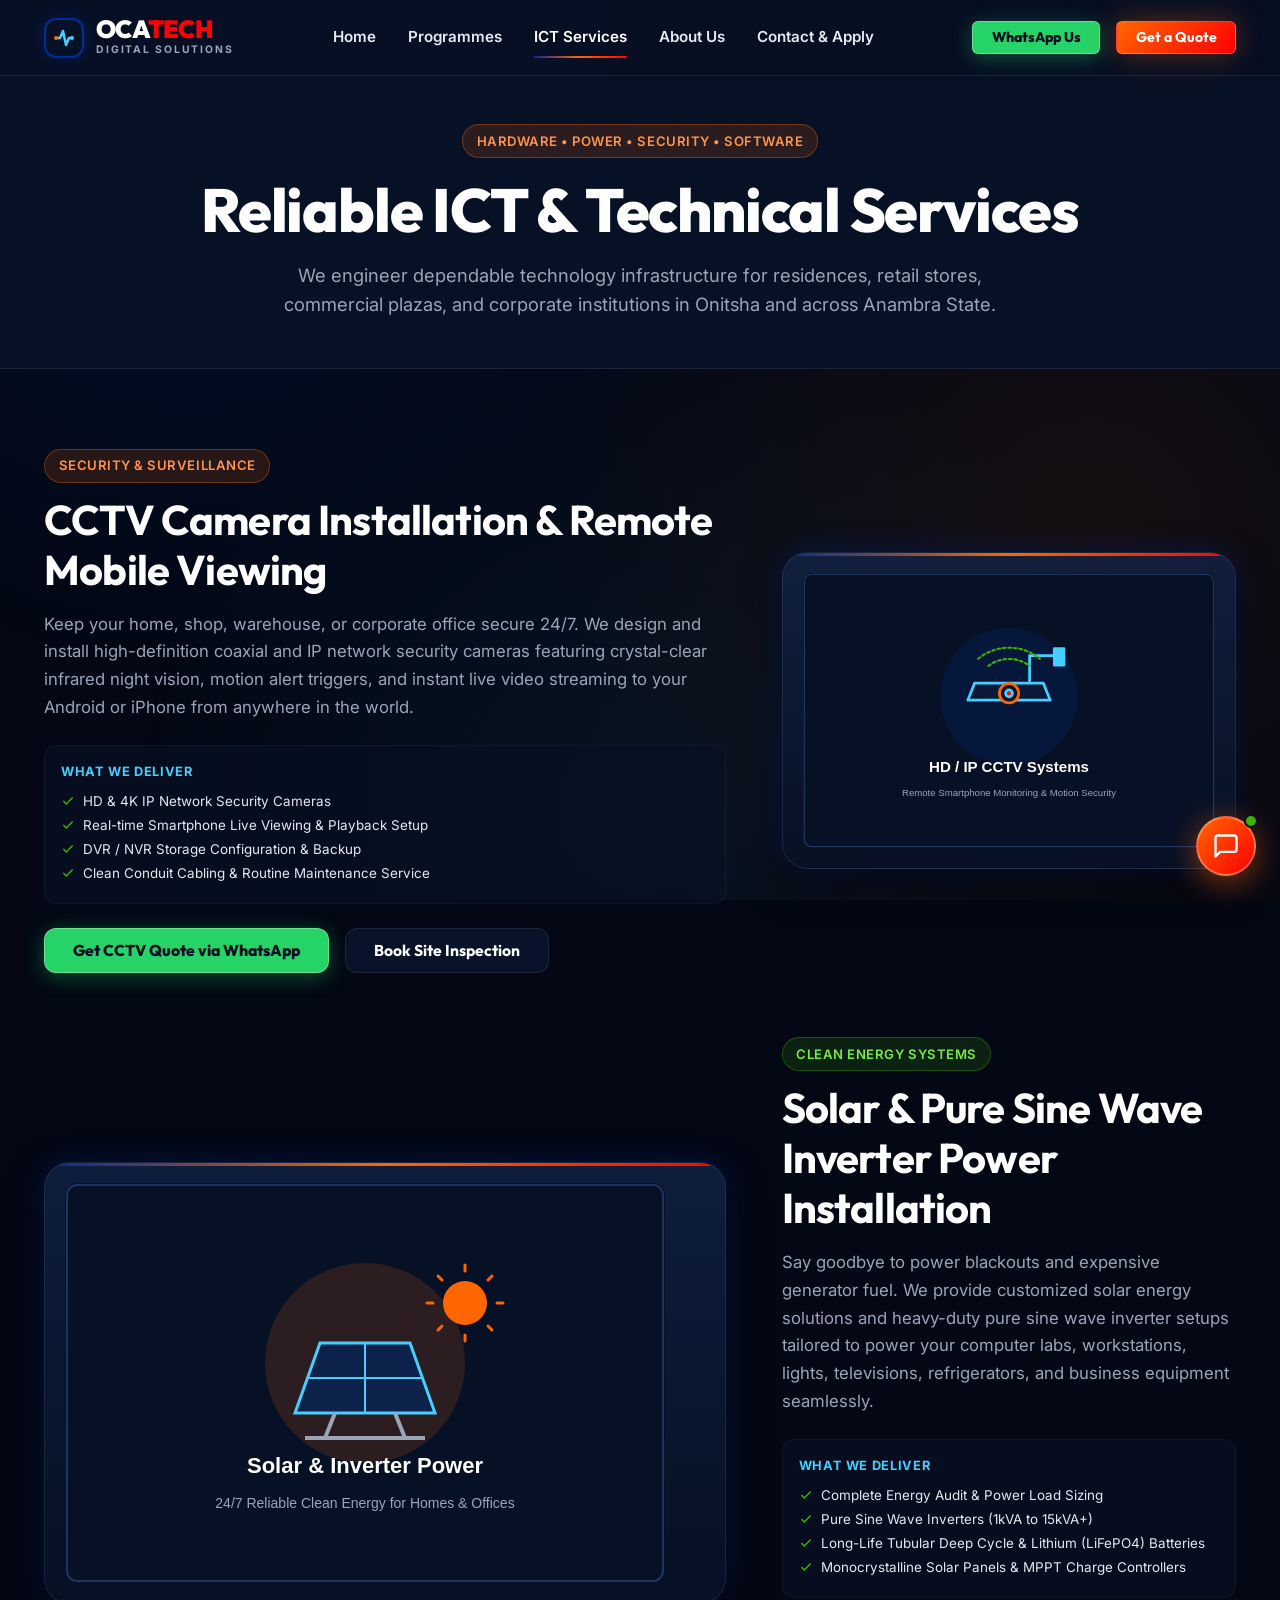
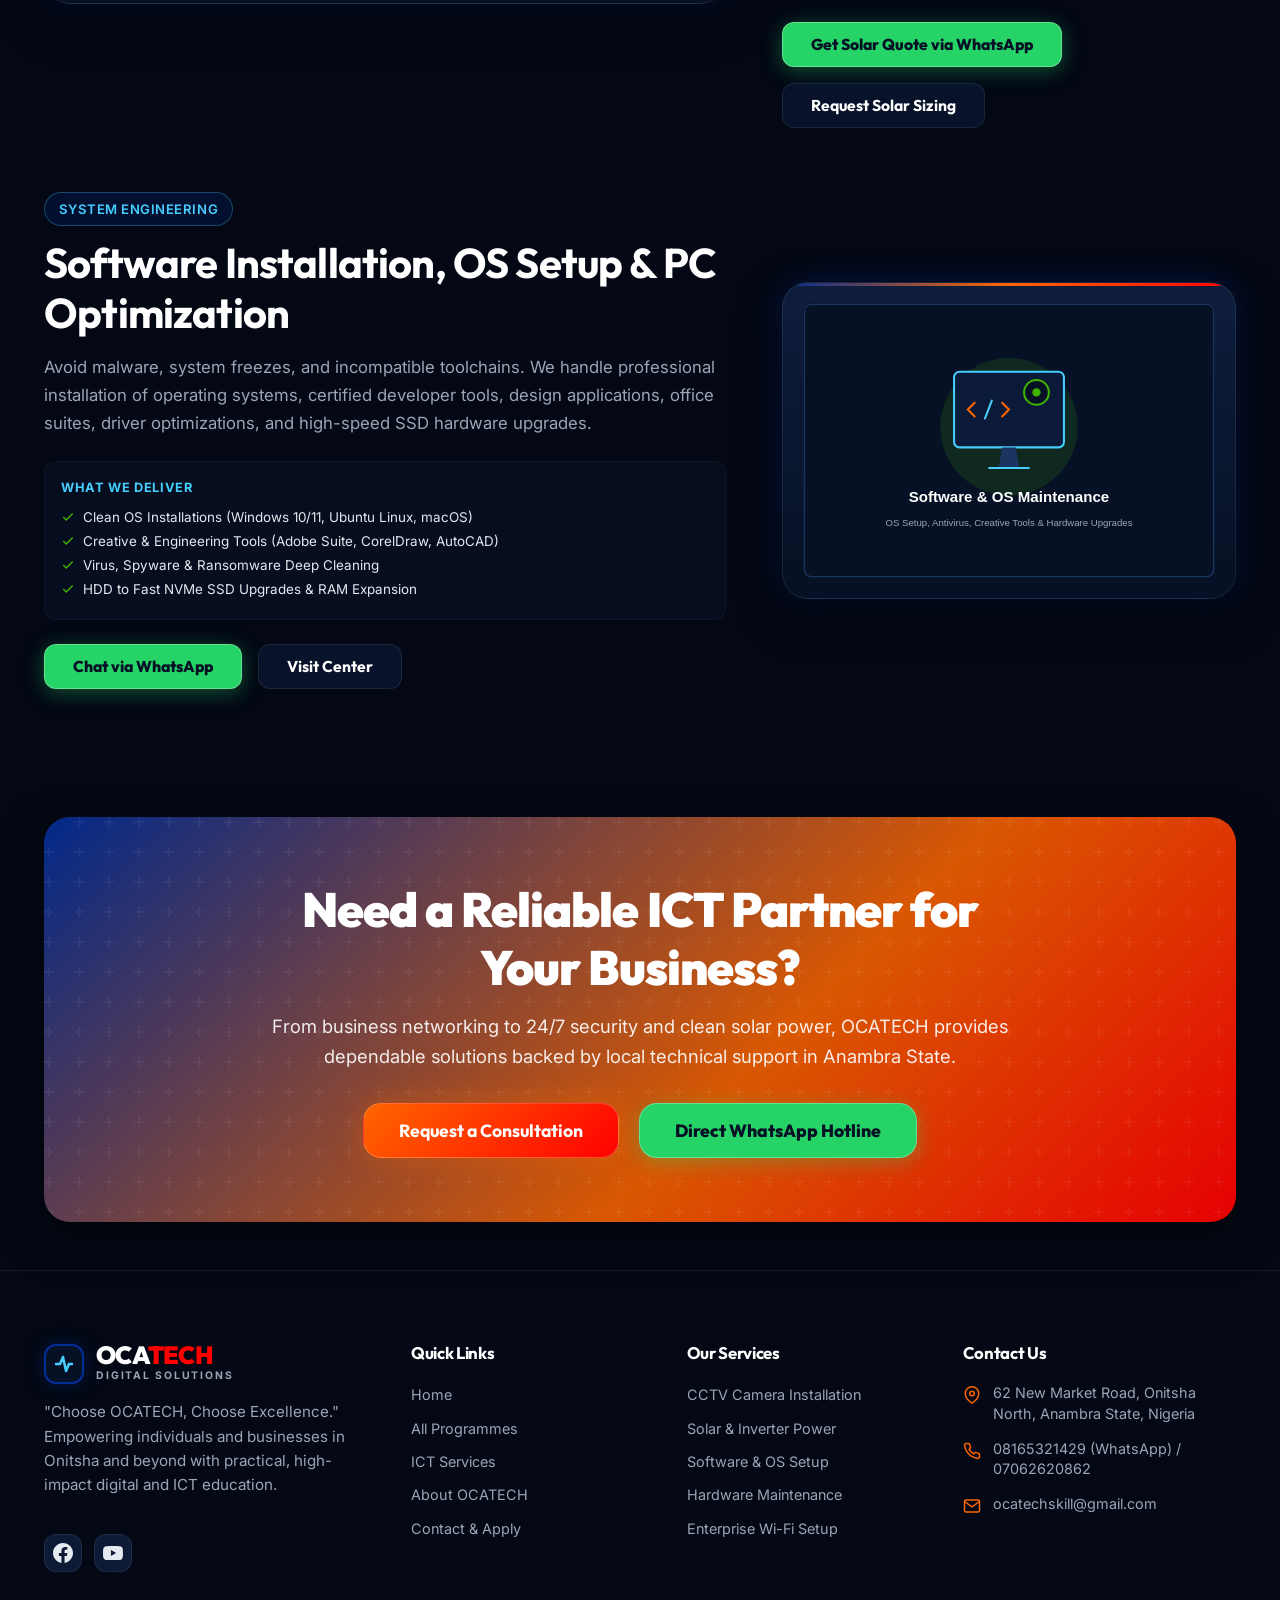
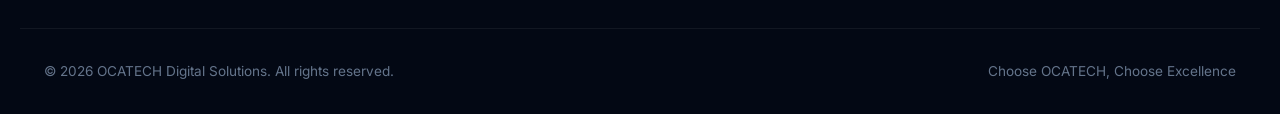
<file: services.html>
<!DOCTYPE html>
<html lang="en">
<head>
  <meta charset="UTF-8">
  <meta name="viewport" content="width=device-width, initial-scale=1.0">
  <title>Professional ICT &amp; Tech Services — OCATECH Digital Solutions | Onitsha</title>
  <meta name="description" content="Professional ICT services in Onitsha, Nigeria: Software & OS installation, CCTV security camera installation with mobile viewing, Solar & Inverter power systems, and corporate IT support.">
  <meta name="keywords" content="CCTV installation Onitsha, Solar inverter installation Anambra, Software installation, IT support Onitsha, computer maintenance, OCATECH services">
  <link rel="canonical" href="https://ocatech.pages.dev/services.html">

  <meta property="og:type" content="website">
  <meta property="og:title" content="ICT &amp; Tech Solutions — OCATECH Digital Solutions">
  <meta property="og:description" content="Dependable CCTV, Solar Inverter, and Software Solutions for homes, businesses, and organizations in Onitsha.">

  <!-- Google Fonts -->
  <link rel="preconnect" href="https://fonts.googleapis.com">
  <link rel="preconnect" href="https://fonts.gstatic.com" crossorigin>
  <link href="https://fonts.googleapis.com/css2?family=Inter:wght@400;500;600;700&family=Outfit:wght@600;700;800;900&display=swap" rel="stylesheet">

  <link rel="stylesheet" href="assets/css/styles.css">
</head>
<body>

  <!-- Site Header -->
  <header class="site-header">
    <div class="container navbar">
      <a href="index.html" class="brand-logo" aria-label="OCATECH Digital Solutions">
        <div class="brand-logo-mark">
          <svg viewBox="0 0 24 24" fill="none"><path d="M4 12H8L11 5L14 19L17 12H20" stroke="#46CEFF" stroke-width="2.5" stroke-linecap="round" stroke-linejoin="round"/><circle cx="4" cy="12" r="2" fill="#FF6600"/><circle cx="20" cy="12" r="2" fill="#46CEFF"/></svg>
        </div>
        <div class="brand-logo-text">
          <div class="brand-logo-title">OCA<span>TECH</span></div>
          <div class="brand-logo-sub">DIGITAL SOLUTIONS</div>
        </div>
      </a>

      <nav class="nav-menu" aria-label="Primary Navigation">
        <a href="index.html" class="nav-link">Home</a>
        <a href="programmes.html" class="nav-link">Programmes</a>
        <a href="services.html" class="nav-link active">ICT Services</a>
        <a href="about.html" class="nav-link">About Us</a>
        <a href="contact.html" class="nav-link">Contact &amp; Apply</a>
      </nav>

      <div class="nav-cta-group">
        <a href="https://wa.me/2348165321429?text=Hello%20OCATECH,%20I%20want%20to%20inquire%20about%20your%20ICT%20services" target="_blank" rel="noopener noreferrer" class="btn btn-whatsapp btn-sm">
          WhatsApp Us
        </a>
        <a href="contact.html" class="btn btn-primary btn-sm">Get a Quote</a>
      </div>

      <button class="mobile-toggle" id="mobileToggle" aria-label="Toggle navigation menu" aria-expanded="false">
        <span></span><span></span><span></span>
      </button>
    </div>
  </header>

  <!-- Mobile Drawer -->
  <div class="mobile-drawer" id="mobileDrawer">
    <a href="index.html" class="mobile-nav-link">Home <span>→</span></a>
    <a href="programmes.html" class="mobile-nav-link">Training Programmes <span>→</span></a>
    <a href="services.html" class="mobile-nav-link active">ICT Services <span>→</span></a>
    <a href="about.html" class="mobile-nav-link">About OCATECH <span>→</span></a>
    <a href="contact.html" class="mobile-nav-link">Contact &amp; Apply <span>→</span></a>
    <div style="margin-top: auto; display: flex; flex-direction: column; gap: 1rem;">
      <a href="https://wa.me/2348165321429?text=Hello%20OCATECH,%20I%20want%20to%20inquire%20about%20ICT%20services" target="_blank" rel="noopener noreferrer" class="btn btn-whatsapp" style="width: 100%;">
        Chat on WhatsApp
      </a>
      <a href="contact.html" class="btn btn-primary" style="width: 100%;">Request Service Quote</a>
    </div>
  </div>

  <main>
    <!-- Page Hero Banner -->
    <section class="section-sm bg-navy" style="border-bottom: 1px solid var(--color-border);">
      <div class="container text-center">
        <div class="badge badge-orange" style="margin-bottom: 1rem;">Hardware • Power • Security • Software</div>
        <h1>Reliable ICT &amp; Technical Services</h1>
        <p style="max-width: 740px; margin: 0.85rem auto 0 auto; font-size: 1.15rem;">
          We engineer dependable technology infrastructure for residences, retail stores, commercial plazas, and corporate institutions in Onitsha and across Anambra State.
        </p>
      </div>
    </section>

    <!-- Services Deep Dive Section -->
    <section class="section">
      <div class="container" style="display: flex; flex-direction: column; gap: 4rem;">

        <!-- 1. CCTV & Security -->
        <div class="hero-grid" id="cctv" style="align-items: center;">
          <div>
            <div class="badge badge-orange" style="margin-bottom: 0.75rem;">Security &amp; Surveillance</div>
            <h2>CCTV Camera Installation &amp; Remote Mobile Viewing</h2>
            <p style="margin-top: 1rem; font-size: 1.05rem; line-height: 1.65;">
              Keep your home, shop, warehouse, or corporate office secure 24/7. We design and install high-definition coaxial and IP network security cameras featuring crystal-clear infrared night vision, motion alert triggers, and instant live video streaming to your Android or iPhone from anywhere in the world.
            </p>
            <div class="programme-modules" style="margin: 1.5rem 0;">
              <div class="programme-modules-title">What We Deliver</div>
              <div class="module-item"><svg viewBox="0 0 24 24" fill="none" stroke="currentColor" stroke-width="2.5"><polyline points="20 6 9 17 4 12"></polyline></svg> HD &amp; 4K IP Network Security Cameras</div>
              <div class="module-item"><svg viewBox="0 0 24 24" fill="none" stroke="currentColor" stroke-width="2.5"><polyline points="20 6 9 17 4 12"></polyline></svg> Real-time Smartphone Live Viewing &amp; Playback Setup</div>
              <div class="module-item"><svg viewBox="0 0 24 24" fill="none" stroke="currentColor" stroke-width="2.5"><polyline points="20 6 9 17 4 12"></polyline></svg> DVR / NVR Storage Configuration &amp; Backup</div>
              <div class="module-item"><svg viewBox="0 0 24 24" fill="none" stroke="currentColor" stroke-width="2.5"><polyline points="20 6 9 17 4 12"></polyline></svg> Clean Conduit Cabling &amp; Routine Maintenance Service</div>
            </div>
            <div style="display: flex; gap: 1rem; flex-wrap: wrap;">
              <a href="https://wa.me/2348165321429?text=Hello%20OCATECH,%20I%20need%20a%20quote%20for%20CCTV%20Installation%20in%20Onitsha." target="_blank" rel="noopener noreferrer" class="btn btn-whatsapp">
                Get CCTV Quote via WhatsApp
              </a>
              <a href="contact.html?service=cctv-installation" class="btn btn-outline">Book Site Inspection</a>
            </div>
          </div>
          <div>
            <div class="hero-card-frame">
              <!-- PLACEHOLDER: replace with real CCTV installation project photos -->
              <img src="assets/images/service-cctv.svg" alt="CCTV Installation Services in Onitsha" width="600" height="400" loading="lazy">
            </div>
          </div>
        </div>

        <!-- 2. Solar & Inverter -->
        <div class="hero-grid" id="solar" style="align-items: center;">
          <div style="order: 2;">
            <div class="badge badge-green" style="margin-bottom: 0.75rem;">Clean Energy Systems</div>
            <h2>Solar &amp; Pure Sine Wave Inverter Power Installation</h2>
            <p style="margin-top: 1rem; font-size: 1.05rem; line-height: 1.65;">
              Say goodbye to power blackouts and expensive generator fuel. We provide customized solar energy solutions and heavy-duty pure sine wave inverter setups tailored to power your computer labs, workstations, lights, televisions, refrigerators, and business equipment seamlessly.
            </p>
            <div class="programme-modules" style="margin: 1.5rem 0;">
              <div class="programme-modules-title">What We Deliver</div>
              <div class="module-item"><svg viewBox="0 0 24 24" fill="none" stroke="currentColor" stroke-width="2.5"><polyline points="20 6 9 17 4 12"></polyline></svg> Complete Energy Audit &amp; Power Load Sizing</div>
              <div class="module-item"><svg viewBox="0 0 24 24" fill="none" stroke="currentColor" stroke-width="2.5"><polyline points="20 6 9 17 4 12"></polyline></svg> Pure Sine Wave Inverters (1kVA to 15kVA+)</div>
              <div class="module-item"><svg viewBox="0 0 24 24" fill="none" stroke="currentColor" stroke-width="2.5"><polyline points="20 6 9 17 4 12"></polyline></svg> Long-Life Tubular Deep Cycle &amp; Lithium (LiFePO4) Batteries</div>
              <div class="module-item"><svg viewBox="0 0 24 24" fill="none" stroke="currentColor" stroke-width="2.5"><polyline points="20 6 9 17 4 12"></polyline></svg> Monocrystalline Solar Panels &amp; MPPT Charge Controllers</div>
            </div>
            <div style="display: flex; gap: 1rem; flex-wrap: wrap;">
              <a href="https://wa.me/2348165321429?text=Hello%20OCATECH,%20I%20would%20like%20a%20quote%20for%20Solar/Inverter%20Power%20Installation." target="_blank" rel="noopener noreferrer" class="btn btn-whatsapp">
                Get Solar Quote via WhatsApp
              </a>
              <a href="contact.html?service=solar-installation" class="btn btn-outline">Request Solar Sizing</a>
            </div>
          </div>
          <div style="order: 1;">
            <div class="hero-card-frame">
              <!-- PLACEHOLDER: replace with real Solar installation project photos -->
              <img src="assets/images/service-solar.svg" alt="Solar and Inverter Installation Onitsha" width="600" height="400" loading="lazy">
            </div>
          </div>
        </div>

        <!-- 3. Software Installation & System Maintenance -->
        <div class="hero-grid" id="software" style="align-items: center;">
          <div>
            <div class="badge" style="margin-bottom: 0.75rem;">System Engineering</div>
            <h2>Software Installation, OS Setup &amp; PC Optimization</h2>
            <p style="margin-top: 1rem; font-size: 1.05rem; line-height: 1.65;">
              Avoid malware, system freezes, and incompatible toolchains. We handle professional installation of operating systems, certified developer tools, design applications, office suites, driver optimizations, and high-speed SSD hardware upgrades.
            </p>
            <div class="programme-modules" style="margin: 1.5rem 0;">
              <div class="programme-modules-title">What We Deliver</div>
              <div class="module-item"><svg viewBox="0 0 24 24" fill="none" stroke="currentColor" stroke-width="2.5"><polyline points="20 6 9 17 4 12"></polyline></svg> Clean OS Installations (Windows 10/11, Ubuntu Linux, macOS)</div>
              <div class="module-item"><svg viewBox="0 0 24 24" fill="none" stroke="currentColor" stroke-width="2.5"><polyline points="20 6 9 17 4 12"></polyline></svg> Creative &amp; Engineering Tools (Adobe Suite, CorelDraw, AutoCAD)</div>
              <div class="module-item"><svg viewBox="0 0 24 24" fill="none" stroke="currentColor" stroke-width="2.5"><polyline points="20 6 9 17 4 12"></polyline></svg> Virus, Spyware &amp; Ransomware Deep Cleaning</div>
              <div class="module-item"><svg viewBox="0 0 24 24" fill="none" stroke="currentColor" stroke-width="2.5"><polyline points="20 6 9 17 4 12"></polyline></svg> HDD to Fast NVMe SSD Upgrades &amp; RAM Expansion</div>
            </div>
            <div style="display: flex; gap: 1rem; flex-wrap: wrap;">
              <a href="https://wa.me/2348165321429?text=Hello%20OCATECH,%20I%20need%20Software%20Installation%20or%20PC%20Maintenance." target="_blank" rel="noopener noreferrer" class="btn btn-whatsapp">
                Chat via WhatsApp
              </a>
              <a href="contact.html?service=software-installation" class="btn btn-outline">Visit Center</a>
            </div>
          </div>
          <div>
            <div class="hero-card-frame">
              <!-- PLACEHOLDER: replace with real PC maintenance photo -->
              <img src="assets/images/service-software.svg" alt="Software and PC Maintenance" width="600" height="400" loading="lazy">
            </div>
          </div>
        </div>

      </div>
    </section>

    <!-- Call to Action Banner -->
    <section class="section-sm">
      <div class="container">
        <div class="cta-banner">
          <div class="cta-content">
            <h2 class="cta-title">Need a Reliable ICT Partner for Your Business?</h2>
            <p class="cta-desc">
              From business networking to 24/7 security and clean solar power, OCATECH provides dependable solutions backed by local technical support in Anambra State.
            </p>
            <div class="cta-actions">
              <a href="contact.html" class="btn btn-primary btn-lg">Request a Consultation</a>
              <a href="https://wa.me/2348165321429?text=Hello%20OCATECH,%20we%20need%20corporate%20ICT%20solutions." target="_blank" rel="noopener noreferrer" class="btn btn-whatsapp btn-lg">
                Direct WhatsApp Hotline
              </a>
            </div>
          </div>
        </div>
      </div>
    </section>
  </main>

  <!-- Footer -->
  <footer class="site-footer">
    <div class="container footer-grid">
      <div class="footer-brand">
        <a href="index.html" class="brand-logo" aria-label="OCATECH Digital Solutions">
          <div class="brand-logo-mark">
            <svg viewBox="0 0 24 24" fill="none"><path d="M4 12H8L11 5L14 19L17 12H20" stroke="#46CEFF" stroke-width="2.5" stroke-linecap="round" stroke-linejoin="round"/></svg>
          </div>
          <div class="brand-logo-text">
            <div class="brand-logo-title">OCA<span>TECH</span></div>
            <div class="brand-logo-sub">DIGITAL SOLUTIONS</div>
          </div>
        </a>
        <p class="footer-tagline">
          "Choose OCATECH, Choose Excellence."<br>
          Empowering individuals and businesses in Onitsha and beyond with practical, high-impact digital and ICT education.
        </p>
        <div class="footer-social-links">
          <a href="https://www.facebook.com/ocatechskills/" target="_blank" rel="noopener noreferrer" class="social-link-btn facebook" aria-label="Follow OCATECH on Facebook">
            <svg width="20" height="20" viewBox="0 0 24 24" fill="currentColor"><path d="M24 12.073c0-6.627-5.373-12-12-12s-12 5.373-12 12c0 5.99 4.388 10.954 10.125 11.854v-8.385H7.078v-3.47h3.047V9.43c0-3.007 1.792-4.669 4.533-4.669 1.312 0 2.686.235 2.686.235v2.953H15.83c-1.491 0-1.956.925-1.956 1.874v2.25h3.328l-.532 3.47h-2.796v8.385C19.612 23.027 24 18.062 24 12.073z"/></svg>
          </a>
          <a href="https://www.youtube.com/@ocatechskills" target="_blank" rel="noopener noreferrer" class="social-link-btn youtube" aria-label="Subscribe to OCATECH on YouTube">
            <svg width="20" height="20" viewBox="0 0 24 24" fill="currentColor"><path d="M23.498 6.186a3.016 3.016 0 0 0-2.122-2.136C19.505 3.545 12 3.545 12 3.545s-7.505 0-9.377.505A3.017 3.017 0 0 0 .502 6.186C0 8.07 0 12 0 12s0 3.93.502 5.814a3.016 3.016 0 0 0 2.122 2.136c1.871.505 9.376.505 9.376.505s7.505 0 9.377-.505a3.015 3.015 0 0 0 2.122-2.136C24 15.93 24 12 24 12s0-3.93-.502-5.814zM9.545 15.568V8.432L15.818 12l-6.273 3.568z"/></svg>
          </a>
        </div>
      </div>

      <div>
        <h4 class="footer-heading">Quick Links</h4>
        <div class="footer-links">
          <a href="index.html" class="footer-link">Home</a>
          <a href="programmes.html" class="footer-link">All Programmes</a>
          <a href="services.html" class="footer-link">ICT Services</a>
          <a href="about.html" class="footer-link">About OCATECH</a>
          <a href="contact.html" class="footer-link">Contact &amp; Apply</a>
        </div>
      </div>

      <div>
        <h4 class="footer-heading">Our Services</h4>
        <div class="footer-links">
          <a href="services.html#cctv" class="footer-link">CCTV Camera Installation</a>
          <a href="services.html#solar" class="footer-link">Solar &amp; Inverter Power</a>
          <a href="services.html#software" class="footer-link">Software &amp; OS Setup</a>
          <a href="programmes.html?cat=hardware-skills" class="footer-link">Hardware Maintenance</a>
          <a href="programmes.html?cat=networking-security" class="footer-link">Enterprise Wi-Fi Setup</a>
        </div>
      </div>

      <div>
        <h4 class="footer-heading">Contact Us</h4>
        <div class="footer-contact-item">
          <svg width="18" height="18" viewBox="0 0 24 24" fill="none" stroke="currentColor" stroke-width="2"><path d="M21 10c0 7-9 13-9 13s-9-6-9-13a9 9 0 0 1 18 0z"></path><circle cx="12" cy="10" r="3"></circle></svg>
          <div>62 New Market Road, Onitsha North, Anambra State, Nigeria</div>
        </div>
        <div class="footer-contact-item">
          <svg width="18" height="18" viewBox="0 0 24 24" fill="none" stroke="currentColor" stroke-width="2"><path d="M22 16.92v3a2 2 0 0 1-2.18 2 19.79 19.79 0 0 1-8.63-3.07 19.5 19.5 0 0 1-6-6 19.79 19.79 0 0 1-3.07-8.67A2 2 0 0 1 4.11 2h3a2 2 0 0 1 2 1.72 12.84 12.84 0 0 0 .7 2.81 2 2 0 0 1-.45 2.11L8.09 9.91a16 16 0 0 0 6 6l1.27-1.27a2 2 0 0 1 2.11-.45 12.84 12.84 0 0 0 2.81.7A2 2 0 0 1 22 16.92z"></path></svg>
          <div>08165321429 (WhatsApp) / 07062620862</div>
        </div>
        <div class="footer-contact-item">
          <svg width="18" height="18" viewBox="0 0 24 24" fill="none" stroke="currentColor" stroke-width="2"><path d="M4 4h16c1.1 0 2 .9 2 2v12c0 1.1-.9 2-2 2H4c-1.1 0-2-.9-2-2V6c0-1.1.9-2 2-2z"></path><polyline points="22,6 12,13 2,6"></polyline></svg>
          <div>ocatechskill@gmail.com</div>
        </div>
      </div>
    </div>

    <div class="container footer-bottom">
      <div>&copy; 2026 OCATECH Digital Solutions. All rights reserved.</div>
      <div>Choose OCATECH, Choose Excellence</div>
    </div>
  </footer>

  <!-- Floating AI Chatbot Widget -->
  <button class="chat-launcher" id="chatLauncher" aria-label="Open AI Assistant" aria-expanded="false">
    <div class="chat-launcher-badge" title="AI Assistant Online"></div>
    <svg width="28" height="28" viewBox="0 0 24 24" fill="none" stroke="currentColor" stroke-width="2" stroke-linecap="round" stroke-linejoin="round">
      <path d="M21 15a2 2 0 0 1-2 2H7l-4 4V5a2 2 0 0 1 2-2h14a2 2 0 0 1 2 2z"></path>
    </svg>
  </button>

  <div class="chat-window" id="chatWindow" role="dialog" aria-modal="true" aria-label="OCATECH AI Assistant">
    <div class="chat-header">
      <div class="chat-bot-info">
        <div class="chat-avatar">
          <svg viewBox="0 0 24 24" fill="none" stroke="currentColor" stroke-width="2"><path d="M12 2a2 2 0 0 1 2 2v2a2 2 0 0 1-2 2 2 2 0 0 1-2-2V4a2 2 0 0 1 2-2z"></path><rect x="4" y="8" width="16" height="12" rx="2"></rect><circle cx="9" cy="13" r="1.5" fill="currentColor"></circle><circle cx="15" cy="13" r="1.5" fill="currentColor"></circle></svg>
        </div>
        <div>
          <div class="chat-bot-title">OCATECH AI Assistant</div>
          <div class="chat-bot-status"><span class="status-dot"></span> Powered by Groq • Online</div>
        </div>
      </div>
      <button class="chat-close-btn" id="chatCloseBtn" aria-label="Close chat window">
        <svg width="20" height="20" viewBox="0 0 24 24" fill="none" stroke="currentColor" stroke-width="2.5"><line x1="18" y1="6" x2="6" y2="18"></line><line x1="6" y1="6" x2="18" y2="18"></line></svg>
      </button>
    </div>

    <div class="chat-messages" id="chatMessages" aria-live="polite"></div>

    <form class="chat-input-box" id="chatForm">
      <input type="text" class="chat-input" id="chatInput" placeholder="Ask about services, CCTV quotes, solar..." aria-label="Type your question" autocomplete="off">
      <button type="submit" class="chat-send-btn" id="chatSendBtn" aria-label="Send message">
        <svg width="18" height="18" viewBox="0 0 24 24" fill="none" stroke="currentColor" stroke-width="2.5"><line x1="22" y1="2" x2="11" y2="13"></line><polygon points="22 2 15 22 11 13 2 9 22 2"></polygon></svg>
      </button>
    </form>
  </div>

  <script src="assets/js/main.js"></script>
  <script src="assets/js/chatbot.js"></script>
</body>
</html>
</file>
<file: assets/css/styles.css>
/* ==========================================================================
   OCATECH DIGITAL SOLUTIONS — MASTER STYLESHEET
   Design System, CSS Custom Properties & Component Styles
   ========================================================================== */

/* --------------------------------------------------------------------------
   1. CSS Custom Properties (Variables)
   -------------------------------------------------------------------------- */
:root {
  /* Primary Brand Colors (Extracted from Billboard) */
  --color-navy: #071125;          /* Near-black navy — Primary Dark UI background */
  --color-navy-dark: #030814;     /* Deep navy background for body / footer */
  --color-navy-card: #0c1b38;     /* Card surface navy */
  --color-navy-light: #13274e;    /* Elevated surface navy */
  --color-navy-surface: #1a3466;  /* Hover / border highlight navy */
  
  --color-blue: #012D96;          /* Logo blue — secondary brand color */
  --color-blue-bright: #0055FF;   /* Vibrant blue accent */
  --color-red: #FF0000;           /* Brand accent red — from "TECH" wordmark */
  --color-orange: #FF6600;        /* Brand accent orange — from logo mark */
  --color-green: #3FB200;         /* Success green / WhatsApp color */
  --color-whatsapp: #25D366;      /* Official WhatsApp Green */

  /* Category Tag Colors (For Programme Category Badges) */
  --tag-slate-blue: #3D5C99;
  --tag-cyan: #46CEFF;
  --tag-magenta: #FE00C9;
  --tag-green: #3FB200;
  --tag-orange: #FF6600;

  /* Neutrals */
  --color-white: #FFFFFF;
  --color-light-gray: #E5E9F0;
  --color-text-muted: #9AA5B8;
  --color-text-dim: #64748B;
  --color-border: rgba(255, 255, 255, 0.08);
  --color-border-hover: rgba(70, 206, 255, 0.35);

  /* Gradients */
  --gradient-brand: linear-gradient(135deg, #012D96 0%, #FF6600 50%, #FF0000 100%);
  --gradient-cta: linear-gradient(135deg, #FF6600 0%, #FF0000 100%);
  --gradient-blue: linear-gradient(135deg, #012D96 0%, #0052FF 100%);
  --gradient-card: linear-gradient(180deg, rgba(19, 39, 78, 0.7) 0%, rgba(7, 17, 37, 0.95) 100%);
  --gradient-glow: radial-gradient(circle at top right, rgba(1, 45, 150, 0.25) 0%, transparent 65%);

  /* Typography */
  --font-heading: 'Outfit', 'Inter', -apple-system, BlinkMacSystemFont, 'Segoe UI', Roboto, sans-serif;
  --font-body: 'Inter', -apple-system, BlinkMacSystemFont, 'Segoe UI', Roboto, sans-serif;
  --font-mono: 'JetBrains Mono', 'Fira Code', Consolas, monospace;

  /* Radii */
  --radius-sm: 6px;
  --radius-md: 12px;
  --radius-lg: 18px;
  --radius-xl: 26px;
  --radius-full: 9999px;

  /* Shadows */
  --shadow-sm: 0 2px 8px rgba(0, 0, 0, 0.3);
  --shadow-md: 0 8px 24px rgba(0, 0, 0, 0.4);
  --shadow-lg: 0 16px 40px rgba(0, 0, 0, 0.5);
  --shadow-glow-blue: 0 0 30px rgba(1, 45, 150, 0.4);
  --shadow-glow-red: 0 0 30px rgba(255, 0, 0, 0.35);
  --shadow-glow-orange: 0 0 30px rgba(255, 102, 0, 0.35);
  --shadow-glow-cyan: 0 0 30px rgba(70, 206, 255, 0.3);

  /* Transitions */
  --transition-fast: 0.15s ease;
  --transition-normal: 0.25s cubic-bezier(0.16, 1, 0.3, 1);
  --transition-slow: 0.4s cubic-bezier(0.16, 1, 0.3, 1);

  /* Layout */
  --container-max: 1240px;
  --nav-height: 76px;
}

/* --------------------------------------------------------------------------
   2. Reset & Global Base Styles
   -------------------------------------------------------------------------- */
*, *::before, *::after {
  box-sizing: border-box;
  margin: 0;
  padding: 0;
}

html {
  font-size: 16px;
  scroll-behavior: smooth;
  -webkit-text-size-adjust: 100%;
}

body {
  font-family: var(--font-body);
  background-color: var(--color-navy-dark);
  color: var(--color-light-gray);
  line-height: 1.6;
  min-height: 100vh;
  display: flex;
  flex-direction: column;
  overflow-x: hidden;
  position: relative;
  -webkit-font-smoothing: antialiased;
  -moz-osx-font-smoothing: grayscale;
}

body::before {
  content: '';
  position: fixed;
  top: 0;
  left: 0;
  right: 0;
  bottom: 0;
  background: 
    radial-gradient(circle at 15% 15%, rgba(1, 45, 150, 0.18) 0%, transparent 40%),
    radial-gradient(circle at 85% 60%, rgba(255, 102, 0, 0.08) 0%, transparent 45%),
    radial-gradient(circle at 50% 90%, rgba(70, 206, 255, 0.06) 0%, transparent 50%);
  pointer-events: none;
  z-index: -1;
}

img, svg, video {
  max-width: 100%;
  height: auto;
  display: block;
}

a {
  color: inherit;
  text-decoration: none;
  transition: color var(--transition-fast);
}

button, input, select, textarea {
  font: inherit;
  color: inherit;
  border: none;
  background: none;
}

button {
  cursor: pointer;
}

ul, ol {
  list-style: none;
}

/* Typography Hierarchy */
h1, h2, h3, h4, h5, h6 {
  font-family: var(--font-heading);
  color: var(--color-white);
  line-height: 1.2;
  font-weight: 700;
  letter-spacing: -0.02em;
}

h1 {
  font-size: clamp(2.2rem, 5vw, 3.8rem);
  font-weight: 800;
}

h2 {
  font-size: clamp(1.8rem, 3.8vw, 2.6rem);
}

h3 {
  font-size: clamp(1.3rem, 2.4vw, 1.7rem);
}

h4 {
  font-size: 1.15rem;
}

p {
  color: var(--color-text-muted);
  font-size: 1.025rem;
}

strong {
  color: var(--color-white);
  font-weight: 600;
}

/* --------------------------------------------------------------------------
   3. Utility Classes & Layout Containers
   -------------------------------------------------------------------------- */
.container {
  width: 100%;
  max-width: var(--container-max);
  margin-left: auto;
  margin-right: auto;
  padding-left: 1.5rem;
  padding-right: 1.5rem;
}

.section {
  padding: 5rem 0;
  position: relative;
}

.section-sm {
  padding: 3rem 0;
}

.section-lg {
  padding: 6.5rem 0;
}

.section-header {
  text-align: center;
  max-width: 760px;
  margin: 0 auto 3.5rem auto;
}

.section-header .badge {
  margin-bottom: 0.85rem;
}

.section-header p {
  margin-top: 0.85rem;
  font-size: 1.1rem;
}

.text-center { text-align: center; }
.text-left { text-align: left; }
.text-right { text-align: right; }

.text-gradient {
  background: var(--gradient-brand);
  -webkit-background-clip: text;
  -webkit-text-fill-color: transparent;
  display: inline-block;
}

.text-gradient-orange {
  background: linear-gradient(135deg, #FF6600 0%, #FFA800 100%);
  -webkit-background-clip: text;
  -webkit-text-fill-color: transparent;
  display: inline-block;
}

.text-gradient-blue {
  background: linear-gradient(135deg, #46CEFF 0%, #0055FF 100%);
  -webkit-background-clip: text;
  -webkit-text-fill-color: transparent;
  display: inline-block;
}

.text-gradient-red {
  background: linear-gradient(135deg, #FF4D4D 0%, #D60000 100%);
  -webkit-background-clip: text;
  -webkit-text-fill-color: transparent;
  display: inline-block;
}

.bg-navy { background-color: var(--color-navy); }
.bg-navy-dark { background-color: var(--color-navy-dark); }
.bg-navy-card { background-color: var(--color-navy-card); }

/* Badges & Category Tags */
.badge {
  display: inline-flex;
  align-items: center;
  gap: 0.4rem;
  padding: 0.35rem 0.85rem;
  border-radius: var(--radius-full);
  font-size: 0.82rem;
  font-weight: 600;
  letter-spacing: 0.04em;
  text-transform: uppercase;
  background: rgba(1, 45, 150, 0.2);
  color: var(--tag-cyan);
  border: 1px solid rgba(70, 206, 255, 0.3);
}

.badge-orange {
  background: rgba(255, 102, 0, 0.15);
  color: #FF944D;
  border-color: rgba(255, 102, 0, 0.35);
}

.badge-red {
  background: rgba(255, 0, 0, 0.15);
  color: #FF6666;
  border-color: rgba(255, 0, 0, 0.35);
}

.badge-green {
  background: rgba(63, 178, 0, 0.15);
  color: #7BEA43;
  border-color: rgba(63, 178, 0, 0.35);
}

/* Category Specific Tag Badges */
.tag-badge {
  display: inline-flex;
  align-items: center;
  gap: 0.35rem;
  padding: 0.28rem 0.75rem;
  border-radius: var(--radius-full);
  font-size: 0.78rem;
  font-weight: 700;
  text-transform: uppercase;
  letter-spacing: 0.03em;
}

.tag-badge[data-tag="slate-blue"] {
  background: rgba(61, 92, 153, 0.2);
  color: #8CA9E6;
  border: 1px solid var(--tag-slate-blue);
}

.tag-badge[data-tag="cyan"] {
  background: rgba(70, 206, 255, 0.18);
  color: var(--tag-cyan);
  border: 1px solid var(--tag-cyan);
}

.tag-badge[data-tag="magenta"] {
  background: rgba(254, 0, 201, 0.18);
  color: #FF68E1;
  border: 1px solid var(--tag-magenta);
}

.tag-badge[data-tag="green"] {
  background: rgba(63, 178, 0, 0.18);
  color: #6BE825;
  border: 1px solid var(--tag-green);
}

.tag-badge[data-tag="orange"] {
  background: rgba(255, 102, 0, 0.18);
  color: #FFA366;
  border: 1px solid var(--color-orange);
}

/* --------------------------------------------------------------------------
   4. Buttons & Interactive Elements
   -------------------------------------------------------------------------- */
.btn {
  display: inline-flex;
  align-items: center;
  justify-content: center;
  gap: 0.6rem;
  padding: 0.85rem 1.75rem;
  border-radius: var(--radius-md);
  font-family: var(--font-heading);
  font-size: 0.98rem;
  font-weight: 700;
  line-height: 1;
  text-align: center;
  transition: transform var(--transition-fast), box-shadow var(--transition-fast), background var(--transition-fast), border-color var(--transition-fast);
  white-space: nowrap;
}

.btn:active {
  transform: scale(0.98);
}

.btn-primary {
  background: var(--gradient-cta);
  color: var(--color-white);
  box-shadow: var(--shadow-glow-orange);
  border: 1px solid rgba(255, 255, 255, 0.2);
}

.btn-primary:hover {
  box-shadow: 0 0 35px rgba(255, 102, 0, 0.6);
  transform: translateY(-2px);
  color: var(--color-white);
}

.btn-blue {
  background: var(--gradient-blue);
  color: var(--color-white);
  box-shadow: var(--shadow-glow-blue);
  border: 1px solid rgba(70, 206, 255, 0.3);
}

.btn-blue:hover {
  box-shadow: 0 0 35px rgba(0, 85, 255, 0.6);
  transform: translateY(-2px);
}

.btn-whatsapp {
  background-color: var(--color-whatsapp);
  color: #071125;
  font-weight: 800;
  box-shadow: 0 4px 20px rgba(37, 211, 102, 0.35);
  border: 1px solid rgba(255, 255, 255, 0.3);
}

.btn-whatsapp:hover {
  background-color: #2ee06e;
  box-shadow: 0 6px 30px rgba(37, 211, 102, 0.55);
  transform: translateY(-2px);
  color: #071125;
}

.btn-outline {
  background: rgba(19, 39, 78, 0.4);
  color: var(--color-white);
  border: 1px solid var(--color-border);
  backdrop-filter: blur(10px);
}

.btn-outline:hover {
  background: rgba(19, 39, 78, 0.8);
  border-color: var(--color-border-hover);
  color: var(--tag-cyan);
  transform: translateY(-2px);
}

.btn-sm {
  padding: 0.55rem 1.15rem;
  font-size: 0.88rem;
  border-radius: var(--radius-sm);
}

.btn-lg {
  padding: 1.1rem 2.2rem;
  font-size: 1.1rem;
  border-radius: var(--radius-lg);
}

.btn-icon {
  width: 44px;
  height: 44px;
  padding: 0;
  border-radius: var(--radius-md);
}

/* --------------------------------------------------------------------------
   5. Header & Navigation
   -------------------------------------------------------------------------- */
.site-header {
  position: sticky;
  top: 0;
  width: 100%;
  height: var(--nav-height);
  background: rgba(7, 17, 37, 0.88);
  backdrop-filter: blur(16px);
  -webkit-backdrop-filter: blur(16px);
  border-bottom: 1px solid var(--color-border);
  z-index: 1000;
  transition: background var(--transition-normal), border-color var(--transition-normal);
}

.site-header.scrolled {
  background: rgba(4, 10, 23, 0.96);
  border-bottom-color: rgba(70, 206, 255, 0.2);
  box-shadow: var(--shadow-md);
}

.navbar {
  display: flex;
  align-items: center;
  justify-content: space-between;
  height: 100%;
}

/* Wordmark Logo */
.brand-logo {
  display: flex;
  align-items: center;
  gap: 0.75rem;
  text-decoration: none;
}

.brand-logo-mark {
  width: 40px;
  height: 40px;
  border-radius: var(--radius-md);
  background: var(--color-navy);
  border: 2px solid var(--color-blue);
  display: flex;
  align-items: center;
  justify-content: center;
  position: relative;
  overflow: hidden;
  box-shadow: 0 0 15px rgba(1, 45, 150, 0.4);
}

.brand-logo-mark svg {
  width: 24px;
  height: 24px;
}

.brand-logo-text {
  display: flex;
  flex-direction: column;
}

.brand-logo-title {
  font-family: var(--font-heading);
  font-weight: 900;
  font-size: 1.55rem;
  line-height: 1;
  letter-spacing: -0.03em;
  color: var(--color-white);
}

.brand-logo-title span {
  color: var(--color-red);
}

.brand-logo-sub {
  font-size: 0.65rem;
  font-weight: 700;
  letter-spacing: 0.18em;
  color: var(--color-text-muted);
  text-transform: uppercase;
}

/* Nav Links */
.nav-menu {
  display: flex;
  align-items: center;
  gap: 2rem;
}

.nav-link {
  font-size: 0.95rem;
  font-weight: 600;
  color: var(--color-light-gray);
  padding: 0.5rem 0;
  position: relative;
  transition: color var(--transition-fast);
}

.nav-link::after {
  content: '';
  position: absolute;
  bottom: 0;
  left: 0;
  width: 0;
  height: 2px;
  background: var(--gradient-brand);
  transition: width var(--transition-normal);
  border-radius: var(--radius-full);
}

.nav-link:hover,
.nav-link.active {
  color: var(--color-white);
}

.nav-link:hover::after,
.nav-link.active::after {
  width: 100%;
}

.nav-cta-group {
  display: flex;
  align-items: center;
  gap: 1rem;
}

/* Mobile Hamburger Toggle */
.mobile-toggle {
  display: none;
  flex-direction: column;
  justify-content: space-around;
  width: 42px;
  height: 42px;
  padding: 10px 8px;
  background: rgba(19, 39, 78, 0.6);
  border: 1px solid var(--color-border);
  border-radius: var(--radius-md);
  cursor: pointer;
  z-index: 1010;
}

.mobile-toggle span {
  width: 100%;
  height: 2px;
  background-color: var(--color-white);
  border-radius: 2px;
  transition: transform var(--transition-fast), opacity var(--transition-fast);
}

.mobile-toggle.is-active span:nth-child(1) {
  transform: translateY(7px) rotate(45deg);
}

.mobile-toggle.is-active span:nth-child(2) {
  opacity: 0;
}

.mobile-toggle.is-active span:nth-child(3) {
  transform: translateY(-7px) rotate(-45deg);
}

/* Mobile Navigation Drawer */
.mobile-drawer {
  position: fixed;
  top: var(--nav-height);
  left: 0;
  width: 100%;
  height: calc(100vh - var(--nav-height));
  background: rgba(4, 10, 23, 0.98);
  backdrop-filter: blur(20px);
  -webkit-backdrop-filter: blur(20px);
  padding: 2.5rem 1.5rem;
  display: flex;
  flex-direction: column;
  gap: 1.5rem;
  transform: translateX(100%);
  transition: transform var(--transition-normal);
  z-index: 999;
  overflow-y: auto;
  border-top: 1px solid var(--color-border);
}

.mobile-drawer.is-open {
  transform: translateX(0);
}

.mobile-nav-link {
  font-size: 1.35rem;
  font-family: var(--font-heading);
  font-weight: 700;
  color: var(--color-light-gray);
  padding: 0.85rem 0;
  border-bottom: 1px solid rgba(255, 255, 255, 0.06);
  display: flex;
  align-items: center;
  justify-content: space-between;
}

.mobile-nav-link.active,
.mobile-nav-link:hover {
  color: var(--tag-cyan);
}

/* --------------------------------------------------------------------------
   6. Hero Component
   -------------------------------------------------------------------------- */
.hero {
  padding: 5rem 0 6rem 0;
  position: relative;
  overflow: hidden;
}

.hero-grid {
  display: grid;
  grid-template-columns: 1.2fr 0.8fr;
  gap: 3.5rem;
  align-items: center;
}

.hero-content {
  display: flex;
  flex-direction: column;
  gap: 1.5rem;
}

.hero-title {
  margin-top: 0.5rem;
}

.hero-desc {
  font-size: 1.18rem;
  line-height: 1.65;
  color: var(--color-text-muted);
}

.hero-actions {
  display: flex;
  flex-wrap: wrap;
  gap: 1rem;
  margin-top: 0.75rem;
}

.hero-meta {
  display: flex;
  flex-wrap: wrap;
  align-items: center;
  gap: 1.75rem;
  margin-top: 1.5rem;
  padding-top: 1.5rem;
  border-top: 1px solid rgba(255, 255, 255, 0.08);
}

.hero-meta-item {
  display: flex;
  align-items: center;
  gap: 0.6rem;
  font-size: 0.92rem;
  color: var(--color-light-gray);
}

.hero-meta-item svg {
  color: var(--color-orange);
  width: 18px;
  height: 18px;
  flex-shrink: 0;
}

.hero-visual {
  position: relative;
}

.hero-card-frame {
  background: var(--gradient-card);
  border: 1px solid var(--color-border);
  border-radius: var(--radius-xl);
  padding: 1.25rem;
  box-shadow: var(--shadow-lg), var(--shadow-glow-blue);
  position: relative;
  overflow: hidden;
}

.hero-card-frame::before {
  content: '';
  position: absolute;
  top: 0;
  left: 0;
  right: 0;
  height: 3px;
  background: var(--gradient-brand);
}

.hero-floating-card {
  position: absolute;
  bottom: -20px;
  left: -20px;
  background: rgba(12, 27, 56, 0.94);
  backdrop-filter: blur(14px);
  border: 1px solid rgba(70, 206, 255, 0.4);
  border-radius: var(--radius-md);
  padding: 1rem 1.25rem;
  display: flex;
  align-items: center;
  gap: 0.85rem;
  box-shadow: var(--shadow-md);
  animation: float 4s ease-in-out infinite alternate;
}

@keyframes float {
  0% { transform: translateY(0); }
  100% { transform: translateY(-8px); }
}

/* --------------------------------------------------------------------------
   7. Highlights / Stats Strip
   -------------------------------------------------------------------------- */
.stats-strip {
  background: rgba(12, 27, 56, 0.6);
  border-top: 1px solid var(--color-border);
  border-bottom: 1px solid var(--color-border);
  padding: 2.5rem 0;
}

.stats-grid {
  display: grid;
  grid-template-columns: repeat(4, 1fr);
  gap: 2rem;
}

.stat-card {
  text-align: center;
  padding: 0.5rem 1rem;
}

.stat-number {
  font-family: var(--font-heading);
  font-size: 2.4rem;
  font-weight: 900;
  color: var(--color-white);
  line-height: 1;
  margin-bottom: 0.4rem;
}

.stat-label {
  font-size: 0.88rem;
  color: var(--color-text-muted);
  font-weight: 500;
}

/* --------------------------------------------------------------------------
   8. 6-Step Training Model Component
   -------------------------------------------------------------------------- */
.methodology-grid {
  display: grid;
  grid-template-columns: repeat(6, 1fr);
  gap: 1.25rem;
  position: relative;
}

.method-card {
  background: var(--gradient-card);
  border: 1px solid var(--color-border);
  border-radius: var(--radius-lg);
  padding: 1.75rem 1.25rem;
  text-align: center;
  display: flex;
  flex-direction: column;
  align-items: center;
  transition: transform var(--transition-normal), border-color var(--transition-normal);
  position: relative;
  overflow: hidden;
}

.method-card:hover {
  transform: translateY(-6px);
  border-color: var(--color-border-hover);
  box-shadow: var(--shadow-md);
}

.method-step {
  width: 36px;
  height: 36px;
  border-radius: var(--radius-full);
  background: rgba(1, 45, 150, 0.4);
  border: 2px solid var(--color-blue);
  color: var(--tag-cyan);
  font-family: var(--font-heading);
  font-weight: 800;
  font-size: 0.95rem;
  display: flex;
  align-items: center;
  justify-content: center;
  margin-bottom: 1rem;
}

.method-card:nth-child(odd) .method-step {
  border-color: var(--color-orange);
  color: var(--color-orange);
}

.method-title {
  font-size: 1.2rem;
  font-weight: 700;
  margin-bottom: 0.5rem;
}

.method-desc {
  font-size: 0.85rem;
  line-height: 1.45;
  color: var(--color-text-muted);
}

/* --------------------------------------------------------------------------
   9. Programme Cards & Filter System
   -------------------------------------------------------------------------- */
.filter-container {
  display: flex;
  flex-wrap: wrap;
  justify-content: center;
  gap: 0.65rem;
  margin-bottom: 3rem;
}

.filter-btn {
  padding: 0.55rem 1.2rem;
  border-radius: var(--radius-full);
  font-size: 0.88rem;
  font-weight: 600;
  background: rgba(19, 39, 78, 0.5);
  border: 1px solid var(--color-border);
  color: var(--color-light-gray);
  transition: all var(--transition-fast);
}

.filter-btn:hover {
  background: rgba(19, 39, 78, 0.9);
  border-color: rgba(70, 206, 255, 0.4);
  color: var(--color-white);
}

.filter-btn.active {
  background: var(--color-blue);
  border-color: var(--tag-cyan);
  color: var(--color-white);
  box-shadow: 0 0 15px rgba(1, 45, 150, 0.5);
}

.programmes-grid {
  display: grid;
  grid-template-columns: repeat(auto-fill, minmax(340px, 1fr));
  gap: 1.75rem;
}

.programme-card {
  background: var(--gradient-card);
  border: 1px solid var(--color-border);
  border-radius: var(--radius-lg);
  padding: 1.85rem;
  display: flex;
  flex-direction: column;
  justify-content: space-between;
  transition: transform var(--transition-normal), border-color var(--transition-normal), box-shadow var(--transition-normal);
  position: relative;
}

.programme-card:hover {
  transform: translateY(-5px);
  border-color: var(--color-border-hover);
  box-shadow: var(--shadow-md), 0 0 25px rgba(1, 45, 150, 0.25);
}

.programme-header {
  display: flex;
  justify-content: space-between;
  align-items: flex-start;
  gap: 1rem;
  margin-bottom: 1rem;
}

.programme-title {
  font-size: 1.3rem;
  font-weight: 700;
  margin-bottom: 0.75rem;
  line-height: 1.3;
}

.programme-desc {
  font-size: 0.92rem;
  line-height: 1.55;
  color: var(--color-text-muted);
  margin-bottom: 1.25rem;
}

.programme-modules {
  margin-bottom: 1.5rem;
  padding: 1rem;
  background: rgba(7, 17, 37, 0.6);
  border-radius: var(--radius-md);
  border: 1px solid rgba(255, 255, 255, 0.04);
}

.programme-modules-title {
  font-size: 0.8rem;
  font-weight: 700;
  text-transform: uppercase;
  letter-spacing: 0.05em;
  color: var(--tag-cyan);
  margin-bottom: 0.6rem;
}

.module-item {
  display: flex;
  align-items: flex-start;
  gap: 0.5rem;
  font-size: 0.84rem;
  color: var(--color-light-gray);
  margin-bottom: 0.35rem;
  line-height: 1.35;
}

.module-item svg {
  color: var(--color-green);
  width: 14px;
  height: 14px;
  flex-shrink: 0;
  margin-top: 2px;
}

.programme-footer {
  margin-top: auto;
  display: flex;
  flex-direction: column;
  gap: 1rem;
  padding-top: 1.25rem;
  border-top: 1px solid rgba(255, 255, 255, 0.08);
}

.programme-meta {
  display: flex;
  justify-content: space-between;
  font-size: 0.82rem;
  color: var(--color-text-muted);
}

.programme-actions {
  display: grid;
  grid-template-columns: 1fr 1fr;
  gap: 0.75rem;
}

/* --------------------------------------------------------------------------
   10. ICT Services Grid Component
   -------------------------------------------------------------------------- */
.services-grid {
  display: grid;
  grid-template-columns: repeat(auto-fit, minmax(280px, 1fr));
  gap: 2rem;
}

.service-card {
  background: var(--gradient-card);
  border: 1px solid var(--color-border);
  border-radius: var(--radius-lg);
  padding: 2.25rem 1.75rem;
  display: flex;
  flex-direction: column;
  transition: transform var(--transition-normal), border-color var(--transition-normal);
  position: relative;
  overflow: hidden;
}

.service-card::after {
  content: '';
  position: absolute;
  top: 0;
  left: 0;
  width: 100%;
  height: 3px;
  background: var(--gradient-cta);
  opacity: 0;
  transition: opacity var(--transition-normal);
}

.service-card:hover {
  transform: translateY(-6px);
  border-color: rgba(255, 102, 0, 0.4);
  box-shadow: var(--shadow-lg), 0 0 25px rgba(255, 102, 0, 0.15);
}

.service-card:hover::after {
  opacity: 1;
}

.service-icon-box {
  width: 58px;
  height: 58px;
  border-radius: var(--radius-md);
  background: rgba(1, 45, 150, 0.3);
  border: 1px solid rgba(70, 206, 255, 0.3);
  color: var(--tag-cyan);
  display: flex;
  align-items: center;
  justify-content: center;
  margin-bottom: 1.5rem;
}

.service-icon-box svg {
  width: 28px;
  height: 28px;
}

.service-card:nth-child(2) .service-icon-box {
  background: rgba(255, 102, 0, 0.2);
  border-color: rgba(255, 102, 0, 0.4);
  color: var(--color-orange);
}

.service-card:nth-child(3) .service-icon-box {
  background: rgba(63, 178, 0, 0.2);
  border-color: rgba(63, 178, 0, 0.4);
  color: var(--color-green);
}

.service-title {
  font-size: 1.35rem;
  font-weight: 700;
  margin-bottom: 0.85rem;
}

.service-desc {
  font-size: 0.95rem;
  color: var(--color-text-muted);
  line-height: 1.6;
  margin-bottom: 1.5rem;
}

.service-action {
  margin-top: auto;
}

/* --------------------------------------------------------------------------
   11. About & Values Cards
   -------------------------------------------------------------------------- */
.values-grid {
  display: grid;
  grid-template-columns: repeat(auto-fit, minmax(280px, 1fr));
  gap: 1.75rem;
}

.value-card {
  background: var(--gradient-card);
  border: 1px solid var(--color-border);
  border-radius: var(--radius-lg);
  padding: 1.85rem;
  position: relative;
  transition: transform var(--transition-normal);
}

.value-card:hover {
  transform: translateY(-4px);
  border-color: var(--color-border-hover);
}

.value-num {
  font-family: var(--font-heading);
  font-size: 2rem;
  font-weight: 900;
  color: rgba(70, 206, 255, 0.25);
  margin-bottom: 0.5rem;
}

.value-title {
  font-size: 1.2rem;
  font-weight: 700;
  margin-bottom: 0.5rem;
}

.value-desc {
  font-size: 0.92rem;
  color: var(--color-text-muted);
  line-height: 1.55;
}

/* Hidden Testimonials Scaffold */
.testimonials-section {
  display: none; /* Hidden until real testimonials are collected */
}

/* --------------------------------------------------------------------------
   12. Contact & Application Form Component
   -------------------------------------------------------------------------- */
.contact-layout {
  display: grid;
  grid-template-columns: 1fr 1.2fr;
  gap: 3.5rem;
}

.contact-info-panel {
  display: flex;
  flex-direction: column;
  gap: 2rem;
}

.contact-channel-card {
  background: var(--gradient-card);
  border: 1px solid var(--color-border);
  border-radius: var(--radius-lg);
  padding: 1.5rem;
  display: flex;
  align-items: flex-start;
  gap: 1.25rem;
  transition: transform var(--transition-fast), border-color var(--transition-fast);
}

.contact-channel-card:hover {
  transform: translateX(4px);
  border-color: var(--color-border-hover);
}

.contact-icon {
  width: 48px;
  height: 48px;
  border-radius: var(--radius-md);
  background: rgba(1, 45, 150, 0.3);
  border: 1px solid rgba(70, 206, 255, 0.3);
  color: var(--tag-cyan);
  display: flex;
  align-items: center;
  justify-content: center;
  flex-shrink: 0;
}

.contact-icon svg {
  width: 22px;
  height: 22px;
}

.contact-channel-title {
  font-size: 1.05rem;
  font-weight: 700;
  margin-bottom: 0.25rem;
}

.contact-channel-desc {
  font-size: 0.9rem;
  color: var(--color-text-muted);
  line-height: 1.4;
}

/* Form Container */
.form-card {
  background: var(--gradient-card);
  border: 1px solid var(--color-border);
  border-radius: var(--radius-xl);
  padding: 2.5rem;
  box-shadow: var(--shadow-lg);
  position: relative;
}

.form-header {
  margin-bottom: 2rem;
}

.form-header h3 {
  font-size: 1.6rem;
  margin-bottom: 0.4rem;
}

.form-grid {
  display: grid;
  grid-template-columns: 1fr 1fr;
  gap: 1.25rem;
}

.form-group-full {
  grid-column: 1 / -1;
}

.form-group {
  display: flex;
  flex-direction: column;
  gap: 0.45rem;
}

.form-label {
  font-size: 0.86rem;
  font-weight: 600;
  color: var(--color-light-gray);
}

.form-label .required {
  color: var(--color-red);
}

.form-control {
  width: 100%;
  padding: 0.85rem 1.1rem;
  background: rgba(7, 17, 37, 0.75);
  border: 1px solid rgba(255, 255, 255, 0.12);
  border-radius: var(--radius-md);
  color: var(--color-white);
  font-size: 0.95rem;
  outline: none;
  transition: border-color var(--transition-fast), box-shadow var(--transition-fast);
}

.form-control:focus {
  border-color: var(--tag-cyan);
  box-shadow: 0 0 0 3px rgba(70, 206, 255, 0.2);
  background: rgba(7, 17, 37, 0.95);
}

.form-control.is-invalid {
  border-color: var(--color-red);
  box-shadow: 0 0 0 3px rgba(255, 0, 0, 0.2);
}

.field-error {
  font-size: 0.78rem;
  color: #FF6666;
  min-height: 1rem;
}

textarea.form-control {
  min-height: 120px;
  resize: vertical;
}

select.form-control option {
  background-color: var(--color-navy-dark);
  color: var(--color-white);
}

.form-alert {
  padding: 1rem 1.25rem;
  border-radius: var(--radius-md);
  margin-bottom: 1.5rem;
  font-size: 0.92rem;
  display: none;
  align-items: center;
  gap: 0.75rem;
}

.form-alert.success {
  background: rgba(63, 178, 0, 0.15);
  border: 1px solid rgba(63, 178, 0, 0.4);
  color: #9BFF66;
}

.form-alert.error {
  background: rgba(255, 0, 0, 0.15);
  border: 1px solid rgba(255, 0, 0, 0.4);
  color: #FF9999;
}

/* --------------------------------------------------------------------------
   13. Floating AI Chatbot Widget
   -------------------------------------------------------------------------- */
.chat-launcher {
  position: fixed;
  bottom: 24px;
  right: 24px;
  width: 60px;
  height: 60px;
  border-radius: var(--radius-full);
  background: var(--gradient-cta);
  color: var(--color-white);
  display: flex;
  align-items: center;
  justify-content: center;
  box-shadow: 0 6px 30px rgba(255, 102, 0, 0.5);
  cursor: pointer;
  z-index: 1050;
  transition: transform var(--transition-normal), box-shadow var(--transition-normal);
  border: 2px solid rgba(255, 255, 255, 0.3);
}

.chat-launcher:hover {
  transform: scale(1.08) translateY(-2px);
  box-shadow: 0 10px 40px rgba(255, 102, 0, 0.7);
}

.chat-launcher-badge {
  position: absolute;
  top: -4px;
  right: -4px;
  width: 14px;
  height: 14px;
  background-color: var(--tag-green);
  border-radius: var(--radius-full);
  border: 2px solid var(--color-navy);
  animation: pulse-badge 2s infinite;
}

@keyframes pulse-badge {
  0% { transform: scale(1); opacity: 1; }
  50% { transform: scale(1.2); opacity: 0.8; }
  100% { transform: scale(1); opacity: 1; }
}

.chat-window {
  position: fixed;
  bottom: 96px;
  right: 24px;
  width: 380px;
  max-width: calc(100vw - 32px);
  height: 580px;
  max-height: calc(100vh - 120px);
  background: rgba(7, 17, 37, 0.98);
  backdrop-filter: blur(20px);
  -webkit-backdrop-filter: blur(20px);
  border: 1px solid rgba(70, 206, 255, 0.35);
  border-radius: var(--radius-xl);
  box-shadow: 0 20px 60px rgba(0, 0, 0, 0.7), 0 0 40px rgba(1, 45, 150, 0.3);
  display: flex;
  flex-direction: column;
  z-index: 1050;
  overflow: hidden;
  transform: scale(0.92) translateY(20px);
  opacity: 0;
  pointer-events: none;
  transition: transform var(--transition-normal), opacity var(--transition-normal);
}

.chat-window.is-open {
  transform: scale(1) translateY(0);
  opacity: 1;
  pointer-events: auto;
}

/* Chat Header */
.chat-header {
  padding: 1.1rem 1.25rem;
  background: var(--gradient-blue);
  color: var(--color-white);
  display: flex;
  align-items: center;
  justify-content: space-between;
  border-bottom: 1px solid rgba(255, 255, 255, 0.1);
}

.chat-bot-info {
  display: flex;
  align-items: center;
  gap: 0.75rem;
}

.chat-avatar {
  width: 36px;
  height: 36px;
  border-radius: var(--radius-full);
  background: var(--color-navy);
  border: 2px solid var(--tag-cyan);
  display: flex;
  align-items: center;
  justify-content: center;
  color: var(--tag-cyan);
}

.chat-avatar svg {
  width: 20px;
  height: 20px;
}

.chat-bot-title {
  font-family: var(--font-heading);
  font-weight: 700;
  font-size: 1rem;
  line-height: 1.2;
}

.chat-bot-status {
  font-size: 0.72rem;
  color: #7BEA43;
  display: flex;
  align-items: center;
  gap: 0.35rem;
}

.status-dot {
  width: 6px;
  height: 6px;
  border-radius: var(--radius-full);
  background-color: #7BEA43;
}

.chat-close-btn {
  color: var(--color-white);
  padding: 4px;
  border-radius: var(--radius-sm);
  transition: background var(--transition-fast);
}

.chat-close-btn:hover {
  background: rgba(255, 255, 255, 0.2);
}

/* Chat Messages Container */
.chat-messages {
  flex: 1;
  padding: 1.25rem;
  overflow-y: auto;
  display: flex;
  flex-direction: column;
  gap: 0.85rem;
}

.chat-bubble {
  max-width: 84%;
  padding: 0.8rem 1rem;
  border-radius: var(--radius-lg);
  font-size: 0.9rem;
  line-height: 1.45;
  word-break: break-word;
}

.chat-bubble.bot {
  align-self: flex-start;
  background: rgba(19, 39, 78, 0.8);
  border: 1px solid rgba(70, 206, 255, 0.2);
  color: var(--color-light-gray);
  border-bottom-left-radius: 4px;
}

.chat-bubble.user {
  align-self: flex-end;
  background: var(--gradient-cta);
  color: var(--color-white);
  border-bottom-right-radius: 4px;
}

.chat-bubble a {
  color: var(--tag-cyan);
  text-decoration: underline;
}

.chat-bubble.bot ul, .chat-bubble.bot ol {
  margin: 0.5rem 0 0.5rem 1.2rem;
  list-style: disc;
}

.chat-bubble.bot li {
  margin-bottom: 0.25rem;
}

/* Quick Question Chips */
.chat-chips {
  display: flex;
  flex-wrap: wrap;
  gap: 0.4rem;
  margin-top: 0.5rem;
}

.chip-btn {
  padding: 0.35rem 0.75rem;
  border-radius: var(--radius-full);
  background: rgba(1, 45, 150, 0.3);
  border: 1px solid rgba(70, 206, 255, 0.3);
  color: var(--tag-cyan);
  font-size: 0.76rem;
  font-weight: 600;
  transition: all var(--transition-fast);
}

.chip-btn:hover {
  background: var(--color-blue);
  color: var(--color-white);
}

/* Typing indicator */
.typing-indicator {
  display: flex;
  align-items: center;
  gap: 4px;
  padding: 0.6rem 0.9rem;
}

.typing-dot {
  width: 6px;
  height: 6px;
  background-color: var(--tag-cyan);
  border-radius: var(--radius-full);
  animation: typing 1.4s infinite ease-in-out;
}

.typing-dot:nth-child(2) { animation-delay: 0.2s; }
.typing-dot:nth-child(3) { animation-delay: 0.4s; }

@keyframes typing {
  0%, 60%, 100% { transform: translateY(0); opacity: 0.4; }
  30% { transform: translateY(-4px); opacity: 1; }
}

/* Chat Input Form */
.chat-input-box {
  padding: 0.85rem 1rem;
  background: rgba(4, 10, 23, 0.95);
  border-top: 1px solid var(--color-border);
  display: flex;
  align-items: center;
  gap: 0.65rem;
}

.chat-input {
  flex: 1;
  padding: 0.65rem 0.95rem;
  background: rgba(19, 39, 78, 0.6);
  border: 1px solid rgba(255, 255, 255, 0.1);
  border-radius: var(--radius-full);
  font-size: 0.88rem;
  color: var(--color-white);
  outline: none;
}

.chat-input:focus {
  border-color: var(--tag-cyan);
}

.chat-send-btn {
  width: 38px;
  height: 38px;
  border-radius: var(--radius-full);
  background: var(--color-blue);
  color: var(--color-white);
  display: flex;
  align-items: center;
  justify-content: center;
  transition: background var(--transition-fast);
}

.chat-send-btn:hover {
  background: var(--color-blue-bright);
}

.chat-send-btn:disabled {
  opacity: 0.5;
  cursor: not-allowed;
}

/* --------------------------------------------------------------------------
   14. Call To Action (CTA) Banner
   -------------------------------------------------------------------------- */
.cta-banner {
  background: linear-gradient(135deg, rgba(1, 45, 150, 0.9) 0%, rgba(255, 102, 0, 0.85) 60%, rgba(255, 0, 0, 0.9) 100%);
  border-radius: var(--radius-xl);
  padding: 4rem 3rem;
  text-align: center;
  color: var(--color-white);
  position: relative;
  overflow: hidden;
  box-shadow: var(--shadow-lg);
}

.cta-banner::before {
  content: '';
  position: absolute;
  top: 0;
  left: 0;
  right: 0;
  bottom: 0;
  background: url("data:image/svg+xml,%3Csvg width='60' height='60' viewBox='0 0 60 60' xmlns='http://www.w3.org/2000/svg'%3E%3Cg fill='%23ffffff' fill-opacity='0.05' fill-rule='evenodd'%3E%3Cpath d='M36 34v-4h-2v4h-4v2h4v4h2v-4h4v-2h-4zm0-30V0h-2v4h-4v2h4v4h2V6h4V4h-4zM6 34v-4H4v4H0v2h4v4h2v-4h4v-2H6zM6 4V0H4v4H0v2h4v4h2V6h4V4H6z'/%3E%3C/g%3E%3C/svg%3E");
  pointer-events: none;
}

.cta-content {
  position: relative;
  z-index: 1;
  max-width: 780px;
  margin: 0 auto;
}

.cta-title {
  font-size: clamp(2rem, 4vw, 3rem);
  font-weight: 900;
  margin-bottom: 1rem;
  color: var(--color-white);
}

.cta-desc {
  font-size: 1.15rem;
  color: rgba(255, 255, 255, 0.9);
  margin-bottom: 2rem;
}

.cta-actions {
  display: flex;
  justify-content: center;
  flex-wrap: wrap;
  gap: 1.25rem;
}

/* --------------------------------------------------------------------------
   15. Footer Component
   -------------------------------------------------------------------------- */
.site-footer {
  background: var(--color-navy-dark);
  border-top: 1px solid var(--color-border);
  padding: 4.5rem 0 2rem 0;
  margin-top: auto;
}

.footer-grid {
  display: grid;
  grid-template-columns: 1.4fr 1fr 1fr 1.2fr;
  gap: 3rem;
  margin-bottom: 3.5rem;
}

.footer-brand {
  display: flex;
  flex-direction: column;
  gap: 1rem;
}

.footer-tagline {
  font-size: 0.95rem;
  color: var(--color-text-muted);
  line-height: 1.6;
}

.footer-heading {
  font-size: 1.05rem;
  font-weight: 700;
  color: var(--color-white);
  margin-bottom: 1.25rem;
  position: relative;
}

.footer-links {
  display: flex;
  flex-direction: column;
  gap: 0.65rem;
}

.footer-link {
  font-size: 0.9rem;
  color: var(--color-text-muted);
  transition: color var(--transition-fast), transform var(--transition-fast);
  display: inline-block;
}

.footer-link:hover {
  color: var(--tag-cyan);
  transform: translateX(3px);
}

.footer-contact-item {
  display: flex;
  align-items: flex-start;
  gap: 0.75rem;
  font-size: 0.9rem;
  color: var(--color-text-muted);
  margin-bottom: 0.85rem;
  line-height: 1.45;
}

.footer-contact-item svg {
  color: var(--color-orange);
  width: 18px;
  min-width: 18px;
  max-width: 18px;
  height: 18px;
  min-height: 18px;
  max-height: 18px;
  flex-shrink: 0;
  margin-top: 3px;
}

.footer-social-links {
  display: flex;
  align-items: center;
  gap: 0.75rem;
  margin-top: 1.25rem;
}

.social-link-btn {
  display: inline-flex;
  align-items: center;
  justify-content: center;
  width: 38px;
  height: 38px;
  border-radius: var(--radius-md);
  background: rgba(19, 39, 78, 0.6);
  border: 1px solid var(--color-border);
  color: var(--color-light-gray);
  transition: all var(--transition-fast);
}

.social-link-btn:hover {
  transform: translateY(-2px);
  border-color: var(--tag-cyan);
  color: var(--color-white);
  box-shadow: 0 0 15px rgba(70, 206, 255, 0.3);
}

.social-link-btn.youtube:hover {
  background: rgba(255, 0, 0, 0.2);
  border-color: #FF0000;
  color: #FF4D4D;
  box-shadow: 0 0 15px rgba(255, 0, 0, 0.4);
}

.social-link-btn.facebook:hover {
  background: rgba(24, 119, 242, 0.2);
  border-color: #1877F2;
  color: #469FFF;
  box-shadow: 0 0 15px rgba(24, 119, 242, 0.4);
}

.footer-bottom {
  padding-top: 2rem;
  border-top: 1px solid rgba(255, 255, 255, 0.06);
  display: flex;
  justify-content: space-between;
  align-items: center;
  flex-wrap: wrap;
  gap: 1rem;
  font-size: 0.85rem;
  color: var(--color-text-dim);
}

/* --------------------------------------------------------------------------
   16. 404 Error Page
   -------------------------------------------------------------------------- */
.error-page-wrapper {
  min-height: 70vh;
  display: flex;
  align-items: center;
  justify-content: center;
  text-align: center;
  padding: 4rem 1.5rem;
}

.error-code {
  font-family: var(--font-heading);
  font-size: clamp(5rem, 15vw, 10rem);
  font-weight: 900;
  line-height: 1;
  background: var(--gradient-brand);
  -webkit-background-clip: text;
  -webkit-text-fill-color: transparent;
  margin-bottom: 1rem;
}

.error-title {
  font-size: clamp(1.5rem, 3vw, 2.2rem);
  margin-bottom: 1rem;
}

.error-desc {
  max-width: 540px;
  margin: 0 auto 2rem auto;
}

/* --------------------------------------------------------------------------
   17. Responsive Media Queries
   -------------------------------------------------------------------------- */
@media (max-width: 1080px) {
  .methodology-grid {
    grid-template-columns: repeat(3, 1fr);
  }

  .stats-grid {
    grid-template-columns: repeat(2, 1fr);
  }

  .footer-grid {
    grid-template-columns: repeat(2, 1fr);
    gap: 2.5rem;
  }
}

@media (max-width: 868px) {
  .nav-menu, .nav-cta-group {
    display: none;
  }

  .mobile-toggle {
    display: flex;
  }

  .hero-grid {
    grid-template-columns: 1fr;
    gap: 2.5rem;
  }

  .contact-layout {
    grid-template-columns: 1fr;
    gap: 2.5rem;
  }

  .form-grid {
    grid-template-columns: 1fr;
  }

  .form-card {
    padding: 1.75rem 1.25rem;
  }

  .methodology-grid {
    grid-template-columns: repeat(2, 1fr);
  }
}

@media (max-width: 580px) {
  .section {
    padding: 3.5rem 0;
  }

  .methodology-grid {
    grid-template-columns: 1fr;
  }

  .stats-grid {
    grid-template-columns: 1fr;
    gap: 1.25rem;
  }

  .programmes-grid {
    grid-template-columns: 1fr;
  }

  .footer-grid {
    grid-template-columns: 1fr;
    gap: 2rem;
  }

  .cta-banner {
    padding: 2.5rem 1.5rem;
  }

  .programme-actions {
    grid-template-columns: 1fr;
  }

  .chat-window {
    width: calc(100vw - 24px);
    right: 12px;
    bottom: 86px;
    height: 75vh;
  }
}
</file>
